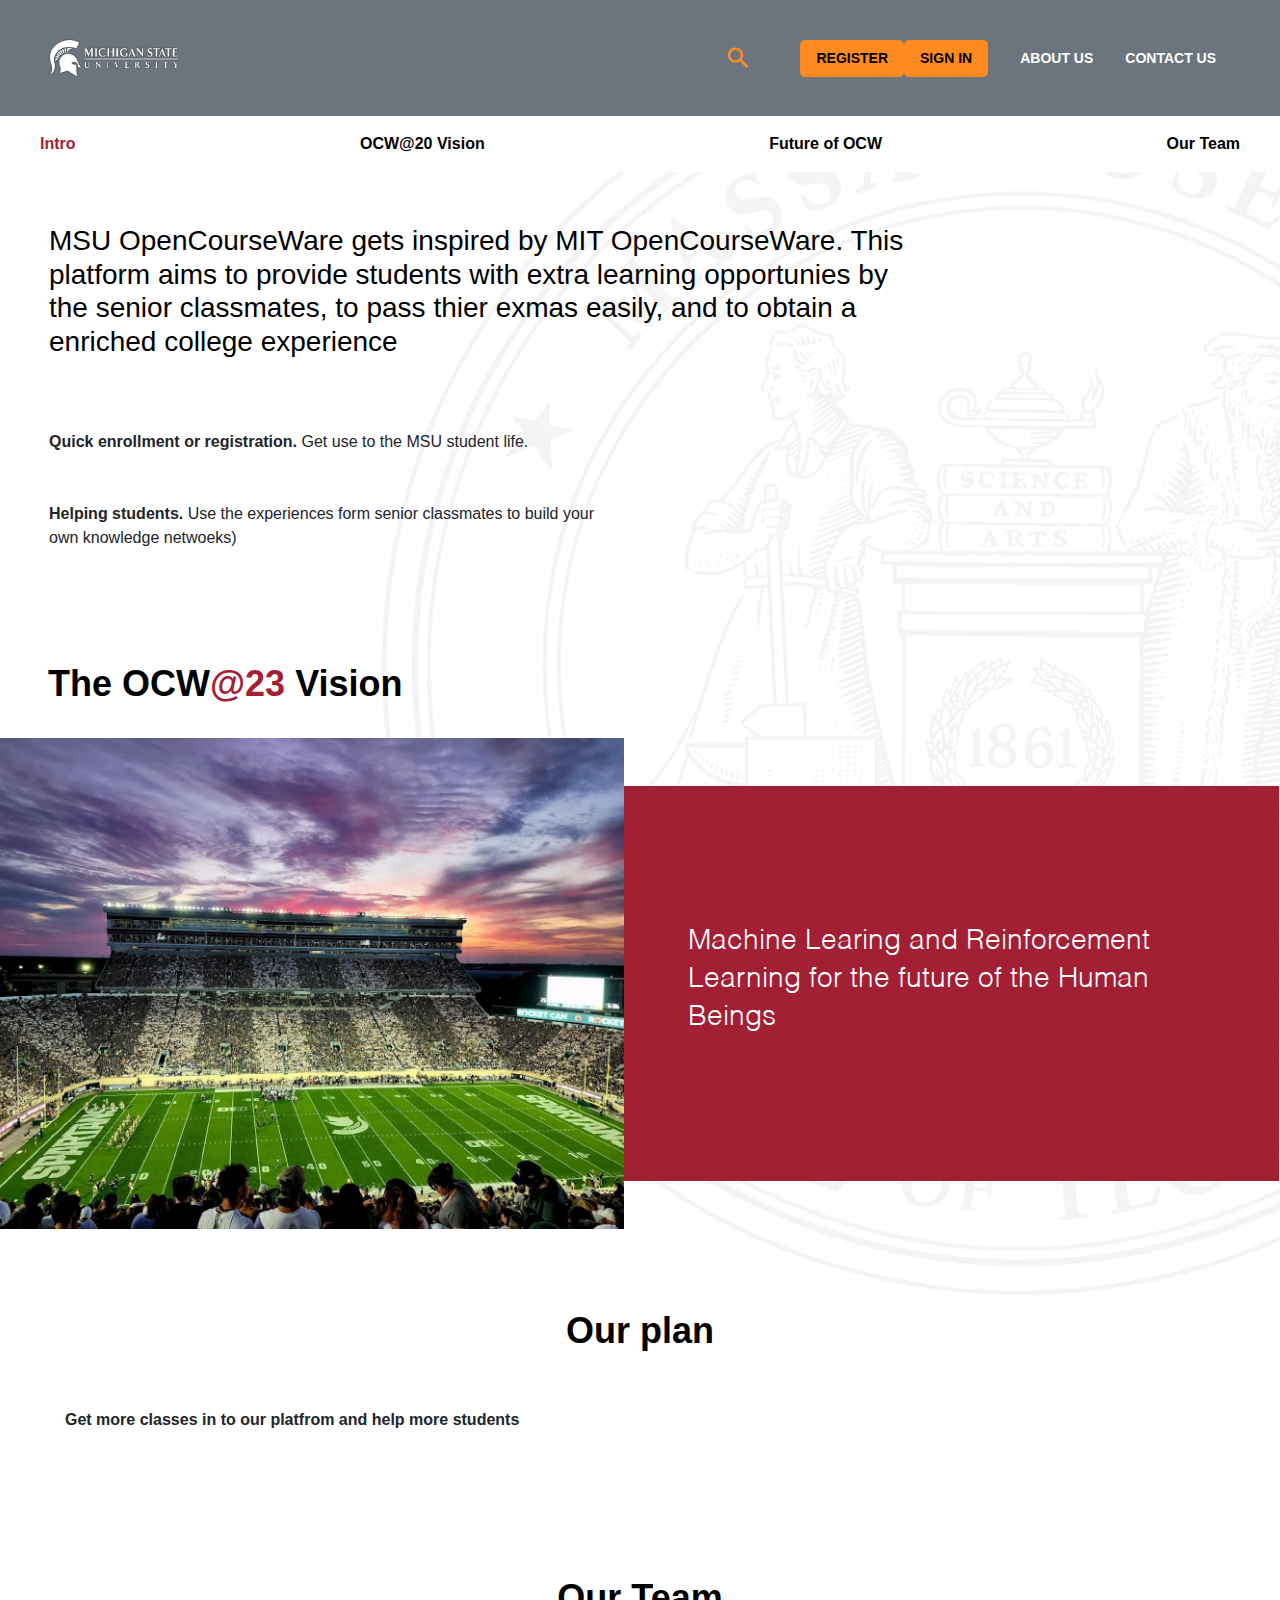
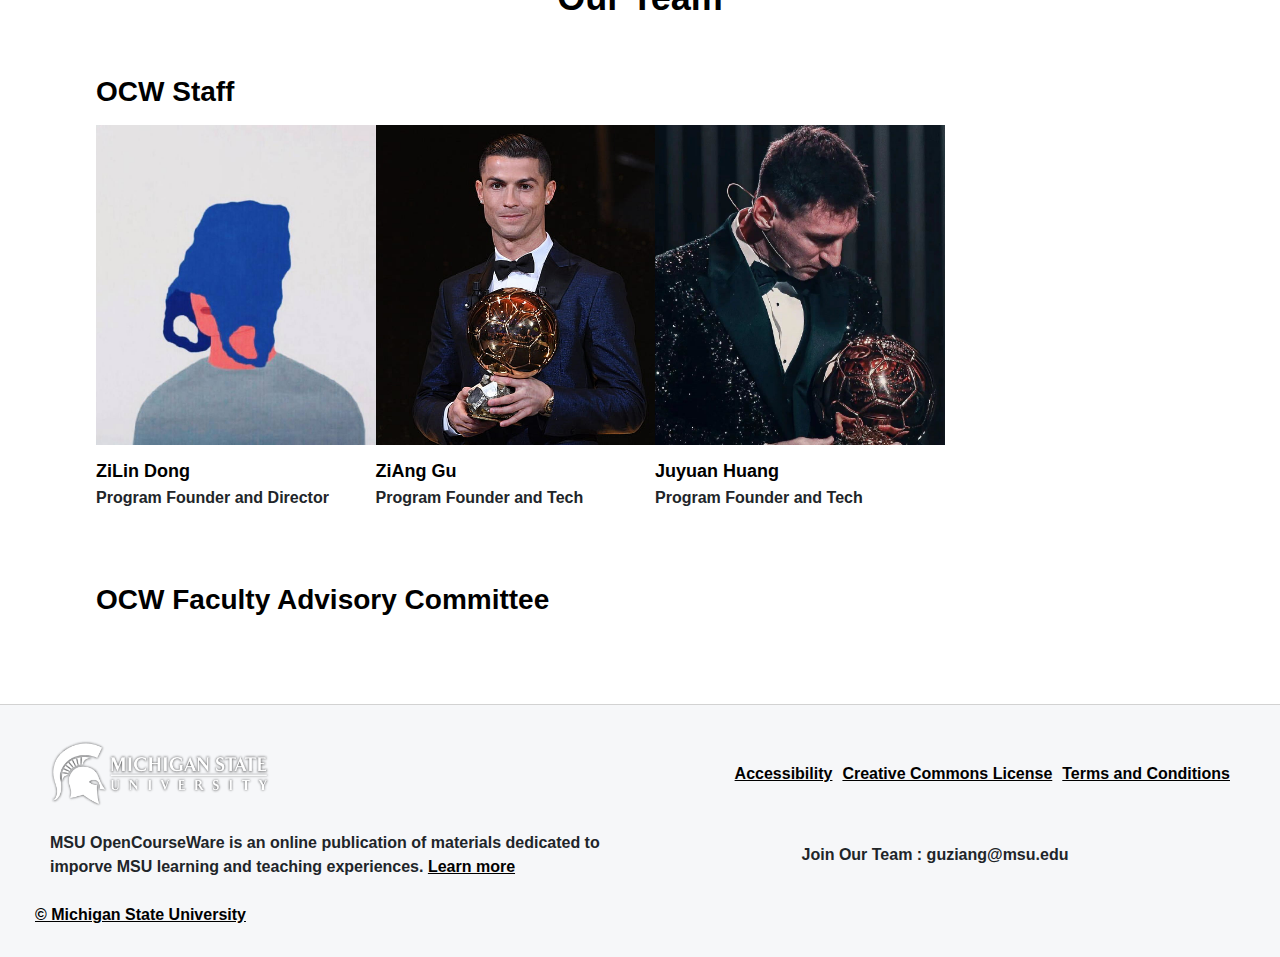
<file: about ocw.html>
<!doctype html>
<html lang="en">
	<head>
		<link href="static/css/www.1b45c.css" rel="stylesheet">
		<meta name="viewport" content="width=device-width, initial-scale=1, viewport-fit=cover">
		<meta name="description" content="MSU CourseWare is a web based publication of virtually all MSU course content. OCW is open and available to the world and is a permanent MSU activity">
		<meta name="keywords" content="opencourseware,MSU OCW,courseware,MSU opencourseware,Free Courses,class notes,class syllabus,class materials,tutorials,online courses,MSU courses">
		<title>About Us | MSU OpenCourseWare | Free Online Course Materials</title>
		<link href="static/css/main.1b45c.css" rel="stylesheet">
		<link href="static/css/css.css" rel="stylesheet">
		<style>
			@font-face {
				font-family: 'Material Icons';
				font-style: normal;
				font-weight: 400;
				src: local('Material Icons'),
					local('MaterialIcons-Regular'),
					url(static/font/MaterialIcons-Regular.woff2) format('woff2'),
					url(static/font/MaterialIcons-Regular.woff) format('woff'),
					url(static/font/MaterialIcons-Regular.ttf) format('truetype');
			}			@font-face {
				font-family: 'Material Icons Round';
				font-style: normal;
				font-weight: 400;
				src: local("MaterialIcons-Round"),
					url(static/font/MaterialIconsRound-Regular.woff2) format('woff2');
			}			@font-face {
				font-family: 'Cardo Bold';
				font-style: normal;
				font-weight: bold;
				src: local('Cardo'),
					local('Cardo-Bold'),
					url(static/font/Cardo-Bold.ttf) format('truetype');
			}			@font-face {
				font-family: 'Cardo Italic';
				font-style: italic;
				font-weight: 400;
				src: local('Cardo'),
					local('Cardo-Italic'),
					url(static/font/Cardo-Italic.ttf) format('truetype');
			}			@font-face {
				font-family: 'Helvetica Light';
				font-style: normal ;
				font-weight: 400;
				src: local('Helvetica Light'),
					local('Helvetica-Light'),
					url(static/font/Helvetica-Light.ttf) format('truetype');
			}
		</style>
	</head>
	<body> 
		<div>
			<div id="mobile-header" class="position-relative bg-white medium-and-below-only">
				<nav class="navbar navbar-expand-lg navbar-dark bg-white d-flex">
					<button class="navbar-toggler" type="button" data-toggle="collapse" data-target="#navbarSupportedContent"
					 aria-controls="navbarSupportedContent" aria-expanded="false" aria-label="Toggle navigation">
						<i class="material-icons display-4 text-white align-bottom">menu</i>
					</button>
					<div class="mx-auto"><a href="index.html">
							<img id="ocw-logo-white" width="250" src="static/picture/ocw_logo_white.png" alt="MIT OpenCourseWare">
							<img id="ocw-logo-white-v2" class="d-none" width="250" src="static/picture/ocw_logo_white_v2.png" alt="MIT OpenCourseWare">
						</a>
					</div>
					<div class="collapse navbar-collapse" id="navbarSupportedContent">
						<ul class="navbar-nav mr-auto pl-2 pt-2">
							<li class="nav-item"><a class="nav-link search-icon pr-6" href="about ocw.html">
									<i class="material-icons">search</i>
								</a> </li>
							<li class="nav-item"><a class="nav-link" href="contact us.html">Register</a></li>
							<li class="nav-item"><a class="nav-link" href="about ocw.html">About us</a></li>
							<li class="nav-item"><a class="nav-link" target="_blank" href="javascript:;">Help &amp;
									Faqs</a></li>
							<li class="nav-item"><a class="nav-link" href="contact us.html">Contact Us</a></li>
						</ul>
					</div>
				</nav>
			</div>
			<div id="desktop-header" class="bg-secondary">
				<div class="contents">
					<div class="left">
						<div class="ocw-logo mr-6">
							<a href="index.html"> <img id="ocw-logo-white" src="static/picture/ocw_logo_white.png" alt="MIT OpenCourseWare">
								<img class="d-none" id="ocw-logo-white-v2" src="static/picture/ocw_logo_white_v2.png" alt="MIT OpenCourseWare">
							</a>
						</div>
					</div>
					<div class="right"><a class="nav-link search-icon pr-6" href="about ocw.html">
							<i class="material-icons">search</i>
						</a><a class="give-button-header font-weight-bold py-2 px-3" href="reg.html">Register</a>
						<a class="give-button-header font-weight-bold py-2 px-3" href="submit.html">Sign in</a>
						<a class="text-white text-decoration-none font-weight-bold pl-5 pr-3 py-2" href="">about us</a>
						
						<a class="text-white text-decoration-none font-weight-bold px-3 py-2" href="contact us.html">contact
							us</a>
					</div>
				</div>
			</div>
			<div id="about-us" class="page-single" style="background-image: url('static/image/logo-background.png');">
				<nav class="navbar navbar-expand-lg navbar-light bg-white sticky-top on-page-sub-nav">
					<div class="navbar-brand">
						<span class="navbar-current-active medium-and-below-only">Intro</span>
					</div>
					<button class="navbar-toggler" type="button" data-toggle="collapse" data-target="#about-subnav" aria-controls="about-subnav"
					 aria-expanded="false" aria-label="Toggle navigation">
						<i class="material-icons" aria-hidden="true">expand_more</i>
					</button>
					<div id="about-subnav" class="collapse navbar-collapse" aria-hidden="true">
						<ul class="navbar-nav justify-content-between mx-auto my-0 max-content-width w-100">
							<li class="nav-item">
								<a class="nav-link active" data-toggle="collapse" data-target=".navbar-collapse.show" href="#intro">Intro</a>
							</li>
							<li class="nav-item">
								<a class="nav-link" data-toggle="collapse" data-target=".navbar-collapse.show" href="#ocw-at-20">OCW@20 Vision</a>
							</li>
							<li class="nav-item">
								<a class="nav-link" data-toggle="collapse" data-target=".navbar-collapse.show" href="#future-of-ocw">Future of
									OCW</a>
							
							
							
							</li>
							<li class="nav-item">
								<a class="nav-link" data-toggle="collapse" data-target=".navbar-collapse.show" href="#our-team">Our Team</a>
							</li>
						</ul>
					</div>
				</nav>
				<div id="intro" class="container max-content-width section mx-auto mt-5 pb-5">
					<div class="row">
						<div class="col px-0">
							<div id="intro-text" class="px-3">
								<h2 class="font-weight-normal"> MSU OpenCourseWare gets inspired by MIT OpenCourseWare. 
								    This platform aims to provide students with extra learning opportunies by the senior classmates,
									to pass thier exmas easily, and to obtain a enriched college experience 

								</h2>
							</div>
						</div>
					</div>
				</div>
				<div id="video-into" class="container max-content-width section mx-auto py-5">
					<div class="row">
						<div class="col-12 col-lg-6 px-3">
							<div id="intro-2-text-col">
								<p class="pb-5">
									<b>Quick enrollment or registration.</b> Get use to the MSU student life.
								</p>
								<p class="pb-5">
									<b>Helping students.</b> Use the experiences form senior classmates to build your own knowledge netwoeks)
								</p>
							</div>
						</div>
						<div id="intro-2-video-col" class="col-12 col-lg-6 d-flex align-items-center">
							 
						</div>
					</div>
				</div>
				<div id="ocw-at-20" class="container max-content-width section mx-auto py-5">
					<div class="mx-auto py-5">
						<h1 class="text-center-mobile">
							The OCW<span class="color-highlight-red">@23</span> Vision
						</h1>
					</div>
					<div class="row">
						<div class="col-12 col-lg-6 text-right p-0 pr-lg-0">
							<img id="img-building-10" class="img-responsive w-100" src="static\picture\IMG_20220902_203030.jpg" alt="">
						</div>
						<div class="col-12 col-lg-6 px-0 py-lg-6">
							<div class="background-color-highlight-red d-flex justify-content-center align-items-center h-100 px-sm-7 px-5  py-5">
								<h2 id="ocw-20-text" class="font-helvetica-light font-weight-light text-white"> Machine Learing and Reinforcement Learning for the future of the Human Beings
								</h2>
							</div>
						</div>
					</div>
				</div>
				<div id="future-of-ocw" class="container max-content-width section mx-auto pt-6 pb-5">
					<h1 class="text-center w-100 pb-6">
						Our plan
					</h1>
					<div class="row">
						<div class="col-12 col-lg-6">
							<p class="pb-5">
								<b>Get more classes in to our platfrom and help more students
							</p>
					
					</div>
				</div>
				<div id="our-team" class="container max-content-width section pt-7">
					<div class="row">
						<div class="col-12">
							<h1 class="text-center w-100 pb-6">Our Team</h1>
						</div>
					</div>
					<div class="row pb-2">
						<div class="col-12">
							<h2>OCW Staff</h2>
						</div>
					</div>
					<div id="staff-desktop" class="large-and-above-only">
						<div class="row pb-6">
							<div class="col-3">
								<div class="staff-card">
									<div class="staff-picture d-flex justify-content-center align-item-center overflow-hidden">
										<img class="flex-shrink-0" src="static\picture\zilin dong.jpg" alt="Randall Carter">
									</div>
									<h3>ZiLin Dong</h3>
									Program Founder and Director
								</div>
							</div>
							<div class="col-3">
								<div class="staff-card">
									<div class="staff-picture d-flex justify-content-center align-item-center overflow-hidden">
										<img class="flex-shrink-0" src="static\picture\CR72.jpeg" alt="Peter Chipman">
									</div>
									<h3>ZiAng Gu</h3>
									Program Founder and Tech 
								</div>
							</div>
							<div class="col-3">
								<div class="staff-card">
									<div class="staff-picture d-flex justify-content-center align-item-center overflow-hidden">
										<img class="flex-shrink-0" src="static\picture\huangjuyaun.jpg" alt="Elizabeth DeRienzo">
									</div>
									<h3>Juyuan Huang</h3>
									Program Founder and Tech 
								</div>
							</div>
							
						</div>
					</div>
					<div id="staff-mobile" class="medium-and-below-only row pb-5">
						<div id="staff-carousel" class="position-relative carousel slide" data-interval="false" data-touch="true"
						 data-ride="carousel">
							<div class="carousel-inner">
								<div class="carousel-item active">
									<div class="w-100 d-flex justify-content-center mx-4">
										<div>
											<div class="staff-card">
												<div class="staff-picture d-flex justify-content-center align-item-center overflow-hidden">
													<img class="flex-shrink-0" src="static\picture\zilin dong.jpg" alt="Alicia Franke">
												</div>
												<h3>Zilin Dong</h3>
												Program Founder and Director
											</div>
										</div>
									</div>
								</div>
								<div class="carousel-item">
									<div class="w-100 d-flex justify-content-center mx-4">
										<div>
											<div class="staff-card">
												<div class="staff-picture d-flex justify-content-center align-item-center overflow-hidden">
													<img class="flex-shrink-0" src="static\picture\CR72.jpeg" alt="Angela Pignatiello">
												</div>
												<h3>ZiAng Gu</h3>
												Program Founder and Tech
											</div>
										</div>
									</div>
								</div>
								<div class="carousel-item">
									<div class="w-100 d-flex justify-content-center mx-4">
										<div>
											<div class="staff-card">
												<div class="staff-picture d-flex justify-content-center align-item-center overflow-hidden">
													<img class="flex-shrink-0" src="static\picture\huangjuyaun.jpg" alt="Brett Paci">
												</div>
												<h3>Juyuan Huang</h3>
												Program Founder and Tech
											</div>
										</div>
									</div>
								</div>
								
								
								
								
								
								
								
								
								
								
								
								
								
							</div>
							<div class="carousel-controls position-absolute d-flex justify-content-between w-100">
								<a class="carousel-prev d-flex align-items-center" href="#staff-carousel" role="button" data-slide="prev">
									<i class="material-icons text-white" aria-hidden="true">chevron_left</i>
									<span class="sr-only">Previous</span>
								</a>
								<a class="carousel-next d-flex align-items-center" href="#staff-carousel" role="button" data-slide="next">
									<i class="material-icons text-white" aria-hidden="true">chevron_right</i>
									<span class="sr-only">Next</span>
								</a>
							</div>
						</div>
					</div>
					<div class="row pb-6">
						<div class="col-12">
							<h2>OCW Faculty Advisory Committee</h2>
						</div>
					</div>
					
					</div>
				</div>
			</div>
			<footer id="footer-container">
				<div class="row pb-4 mx-0 justify-content-between">
					<div>
						<a id="open-learning-logo" href="#" target="_blank">
							<img src="static/picture/ocw_logo_white.png" alt="MIT Open Learning">
						</a>
					</div>
					<div class="d-flex md-and-above-only align-items-center support-link-container">
						<a href="#">Accessibility</a>
						<a href="javascript:;">Creative Commons License</a>
						<a href="#">Terms and Conditions</a>
					</div>
				</div>
				<div class="row pb-4 mx-0 justify-content-between row-gap-20">
					<div class="about-courseware">
						<p>
							MSU OpenCourseWare is an online publication of materials dedicated to 
							imporve MSU learning and teaching experiences. <a href="about ocw.html">Learn more</a>
						</p>
					</div>
					<div class="d-flex sm-and-below-only align-items-start support-link-column flex-column row-gap-20">
						<a href="#">Accessibility</a>
						<a href="javascript:;">Creative Commons License</a>
						<a class="hide-offline" href="#">Terms and Conditions</a>
					</div>
					<div class="row mx-0 align-items-center">
						<p class="font-weight-bold">
							Join Our Team :
							guziang@msu.edu
							<a href="javascript:;" target="_blank">
						</p>
					</div>
				</div>
				<div class="row mx-22 justify-content-between flex-wrap-reverse row-gap-23">
					<div class="d-flex align-items-end mr-3">
						<p>
							© Michigan State University
						</p>
					</div>
					
				</div>
			</footer>
		</div>
		<script src="static/js/www.1b45c.js"></script>
		<script src="static/js/main.1b45c.js"></script>
		<script async="" src="static/js/w.js"></script>
	</body>
</html>
</file>
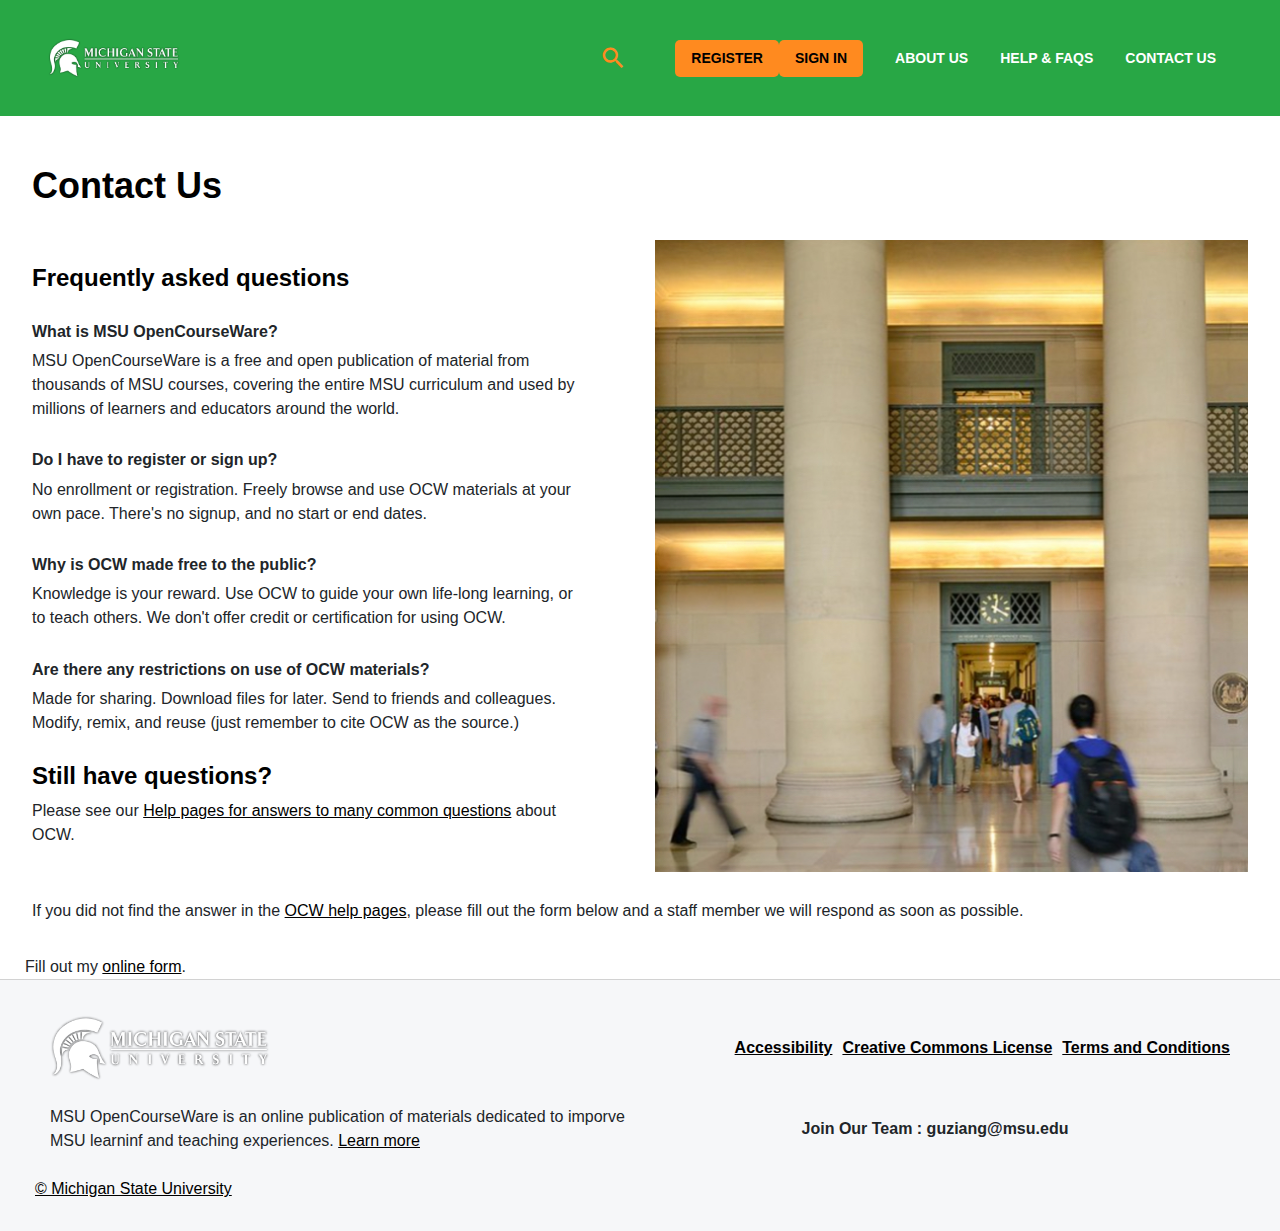
<file: contact us.html>
<!doctype html>
<html lang="en">
	<head>
		<link href="static/css/www.1b45c.css" rel="stylesheet">
		<meta name="viewport" content="width=device-width, initial-scale=1, viewport-fit=cover">
		<title>Contact | MSU OpenCourseWare | Free Online Course Materials</title>
		<link href="static/css/main.1b45c.css" rel="stylesheet">
		<link href="static/css/css.css" rel="stylesheet">
		<style>
			@font-face {
    font-family: 'Material Icons';
    font-style: normal;
    font-weight: 400;
    src: local('Material Icons'),
      local('MaterialIcons-Regular'),
      url(static/font/MaterialIcons-Regular.woff2) format('woff2'),
      url(static/font/MaterialIcons-Regular.woff) format('woff'),
      url(static/font/MaterialIcons-Regular.ttf) format('truetype');
  }
  @font-face {
    font-family: 'Material Icons Round';
    font-style: normal;
    font-weight: 400;
    src: local("MaterialIcons-Round"),
    url(static/font/MaterialIconsRound-Regular.woff2) format('woff2');
  }
  @font-face {
    font-family: 'Cardo Bold';
    font-style: normal;
    font-weight: bold;
    src: local('Cardo'),
      local('Cardo-Bold'),
      url(static/font/Cardo-Bold.ttf) format('truetype');
  }
  @font-face {
    font-family: 'Cardo Italic';
    font-style: italic;
    font-weight: 400;
    src: local('Cardo'),
      local('Cardo-Italic'),
      url(static/font/Cardo-Italic.ttf) format('truetype');
  }
  @font-face {
    font-family: 'Helvetica Light';
    font-style: normal;
    font-weight: 400;
    src: local('Helvetica Light'),
      local('Helvetica-Light'),
      url(static/font/Helvetica-Light.ttf) format('truetype');
  }
  </style>
	</head>
	<body>
		<div>
			<div id="mobile-header" class="position-relative bg-black medium-and-below-only">
				<nav class="navbar navbar-expand-lg navbar-dark bg-black d-flex">
					<button class="navbar-toggler" type="button" data-toggle="collapse" data-target="#navbarSupportedContent"
					 aria-controls="navbarSupportedContent" aria-expanded="false" aria-label="Toggle navigation">
						<i class="material-icons display-4 text-white align-bottom">menu</i>
					</button>
					<div class="mx-auto"> <a href="index.html">
							<img id="ocw-logo-white" width="250" src="static/picture/ocw_logo_white.png" alt="MIT OpenCourseWare">
							<img id="ocw-logo-white-v2" class="d-none" width="250" src="static/picture/ocw_logo_white_v2.png" alt="MIT OpenCourseWare">
						</a>
					</div>
					<div class="collapse navbar-collapse" id="navbarSupportedContent">
						<ul class="navbar-nav mr-auto pl-2 pt-2">
							<li class="nav-item">
								<a class="nav-link search-icon pr-6" href="#">
									<i class="material-icons">search</i>
								</a> </li>
							<li class="nav-item">
								<a class="nav-link" href="reg.html">Register</a>
							</li>
							<li class="nav-item">
								<a class="nav-link" href="about ocw.html">About Us</a>
							</li>
							
							<li class="nav-item">
								<a class="nav-link" href="contact us.html">Contact Us</a>
							</li>
						</ul>
					</div>
				</nav>
			</div>
			<div id="desktop-header" class="bg-success">
				<div class="contents">
					<div class="left">
						<div class="ocw-logo mr-6">
							<a href="index.html"> <img id="ocw-logo-white" src="static/picture/ocw_logo_white.png" alt="MIT OpenCourseWare">
								<img class="d-none" id="ocw-logo-white-v2" src="static/picture/ocw_logo_white_v2.png" alt="MIT OpenCourseWare">
							</a>
						</div>
					</div>
					<div class="right"> <a class="nav-link search-icon pr-6" href="#">
							<i class="material-icons">search</i>
						</a>
						<a class="give-button-header font-weight-bold py-2 px-3" href="reg.html">Register</a>
						<a class="give-button-header font-weight-bold py-2 px-3" href="submit.html">Sign in</a>
						<a class="text-white text-decoration-none font-weight-bold pl-5 pr-3 py-2" href="about ocw.html">about us</a>
						<a class="text-white text-decoration-none font-weight-bold px-3 py-2" target="_blank" href="javascript:;">help
							&amp; faqs</a>
						<a class="text-white text-decoration-none font-weight-bold px-3 py-2" href="">contact us</a>
					</div>
				</div>
			</div>
			<div id="contact-main-section" class="page-single">
				<div class="px-lg-5 px-3 mt-6">
					<div class="row">
						<div class="col-12">
							<h1>Contact Us</h1>
						</div>
					</div>
					<div class="row">
						<div class="col-lg-6">
							<div class="pr-lg-6 pr-4">
								<div class="faq-section">
									<h3 class="mt-4">Frequently asked questions</h3>
									<div class="faq">
										<p class="question">
											<b>What is MSU OpenCourseWare?</b>
										</p>
										<p class="answer">
											MSU OpenCourseWare is a free and open publication of material from thousands of MSU courses,
											covering the entire MSU curriculum and used by millions of learners and educators around the
											world.
										</p>
									</div>
									<div class="faq">
										<p class="question">
											<b>Do I have to register or sign up?</b>
										</p>
										<p class="answer">
											No enrollment or registration. Freely browse and use OCW materials at your own pace. There's
											no signup, and no start or end dates.
										</p>
									</div>
									<div class="faq">
										<p class="question">
											<b>Why is OCW made free to the public?</b>
										</p>
										<p class="answer">
											Knowledge is your reward. Use OCW to guide your own life-long learning, or to teach others. We
											don't offer credit or certification for using OCW.
										</p>
									</div>
									<div class="faq">
										<p class="question">
											<b>Are there any restrictions on use of OCW materials?</b>
										</p>
										<p class="answer">
											Made for sharing. Download files for later. Send to friends and colleagues. Modify, remix, and
											reuse (just remember to cite OCW as the source.)
										</p>
									</div>
									<div class="faq d-none d-lg-block">
										<h3>Still have questions?</h3>
										<p>
											Please see our
											<a href="javascript:;">Help pages for answers to many common questions</a>
											about OCW.
										</p>
									</div>
								</div>
							</div>
						</div>
						<div class="col-lg-6">
							<div>
								<img width="100%" src="static/picture/frequently-asked-questions.jpg" alt="">
							</div>
						</div>
					</div>
					<div class="row">
						<div class="col-12">
							<div class="d-block d-lg-none mt-2">
								<h3>Still have questions?</h3>
								<p>
									Please see our
									<a href="javascript:;">Help pages for answers to many common questions</a>
									about OCW.
								</p>
							</div>
							<p class="mb-0">
								If you did not find the answer in the <a href="javascript:;">OCW help pages</a>, please fill out the form below
								and a staff member we will respond as soon as possible.
							</p>
						</div>
						<div class="col-lg-6 pl-2 mt-5">
							<div id="wufoo-q1syqo410gn1jpb"> Fill out my <a href="javascript:;">online form</a>. </div>
						</div>
					</div>
				</div>
			</div>
			<footer id="footer-container">
				<div class="row pb-4 mx-0 justify-content-between">
					<div>
						<a id="open-learning-logo" href="#" target="_blank">
							<img src="static/picture/ocw_logo_white.png" alt="MIT Open Learning">
						</a>
					</div>
					<div class="d-flex md-and-above-only align-items-center support-link-container">
						<a href="#">Accessibility</a>
						<a href="javascript:;">Creative Commons License</a>
						<a href="#">Terms and Conditions</a>
					</div>
				</div>
				<div class="row pb-4 mx-0 justify-content-between row-gap-20">
					<div class="about-courseware">
						<p>
							MSU OpenCourseWare is an online publication of materials dedicated to 
							imporve MSU learninf and teaching experiences. <a href="about ocw.html">Learn more</a>
						</p>
					</div>
					<div class="d-flex sm-and-below-only align-items-start support-link-column flex-column row-gap-20">
						<a href="#">Accessibility</a>
						<a href="javascript:;">Creative Commons License</a>
						<a class="hide-offline" href="#">Terms and Conditions</a>
					</div>
					<div class="row mx-0 align-items-center">
						<p class="font-weight-bold">
							Join Our Team :
							guziang@msu.edu
							<a href="javascript:;" target="_blank">
						</p>
					</div>
				</div>
				<div class="row mx-22 justify-content-between flex-wrap-reverse row-gap-23">
					<div class="d-flex align-items-end mr-3">
						<p>
							© Michigan State University
						</p>
					</div>
					
				</div>
			</footer>
		</div>
		<script src="static/js/www.1b45c.js"></script>
		<script src="static/js/main.1b45c.js"></script>
		<script async="" src="static/js/w.js"></script>
	</body>
</html>
</file>
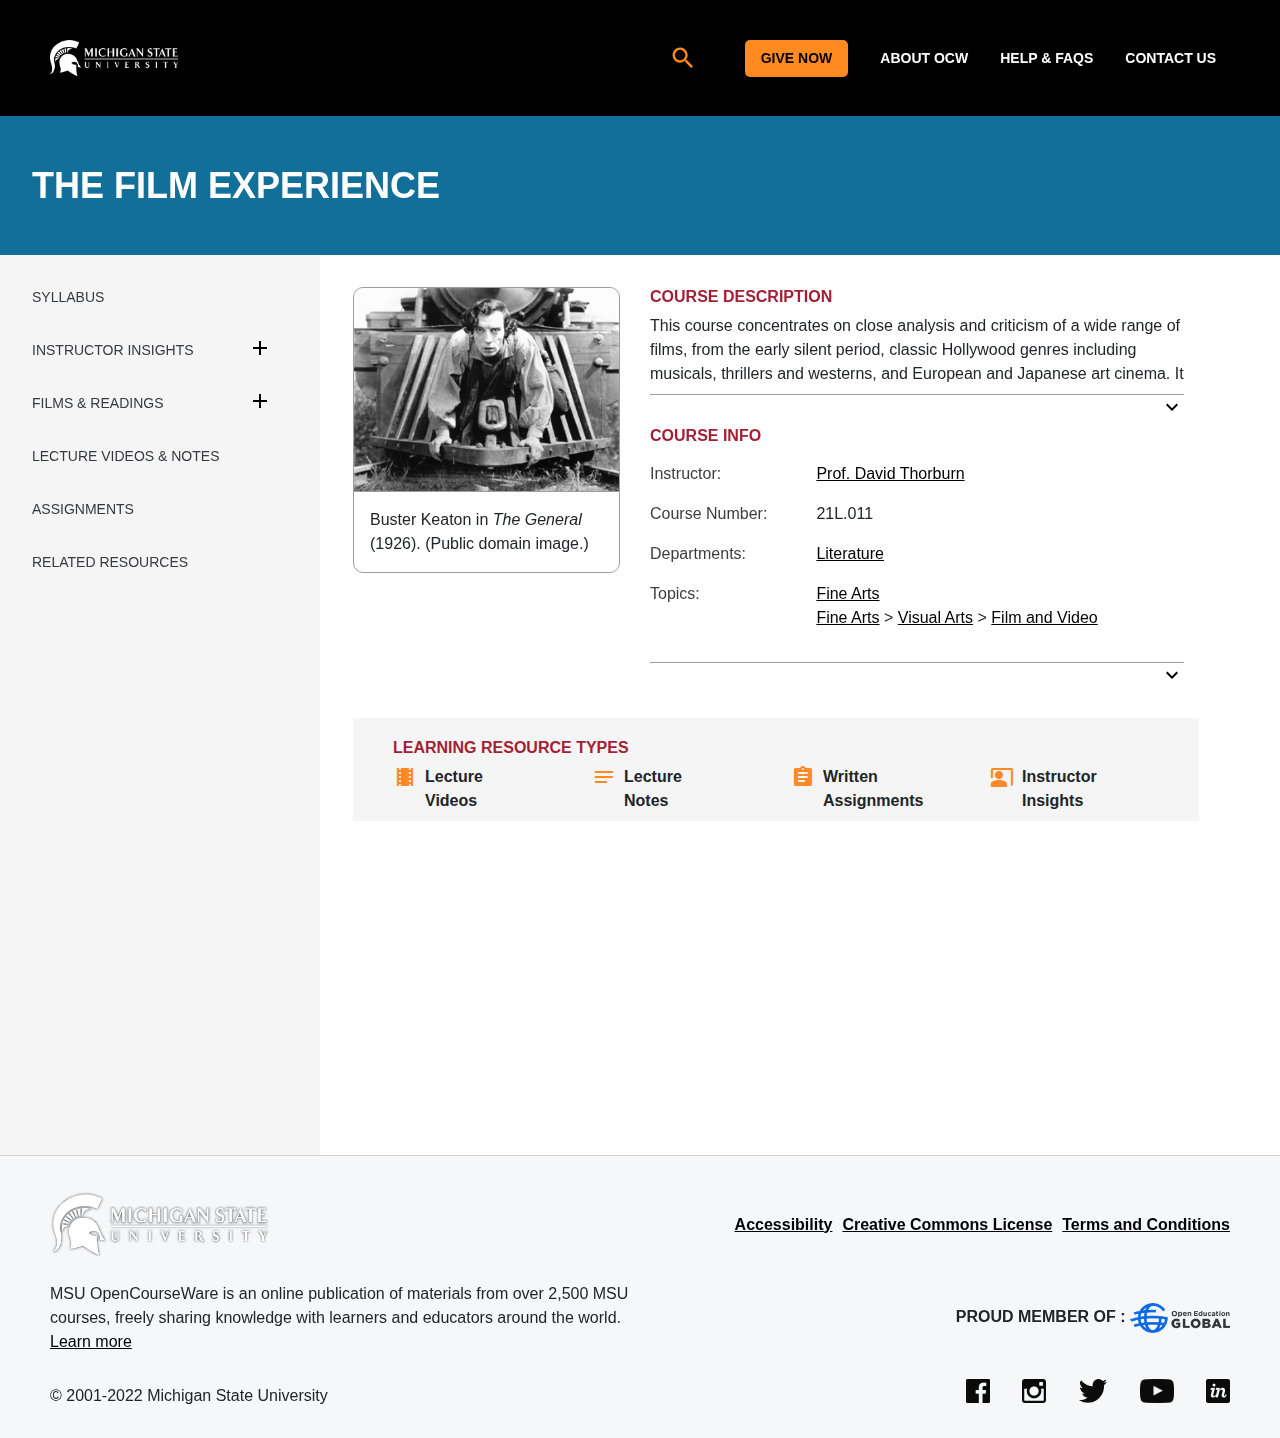
<file: Featured Courses.html>
<!doctype html>
<html lang="en">
	<head>
		<link href="static/css/course.1b45c.css" rel="stylesheet">
		<meta charset="utf-8">
		<meta name="viewport" content="width=device-width, initial-scale=1, viewport-fit=cover">
		<title>The Film Experience | Literature | MSU OpenCourseWare</title>
		<link href="static/css/main.1b45c.css" rel="stylesheet">
		<link href="static/css/css.css" rel="stylesheet">
		<style>
			@font-face {
    font-family: 'Material Icons';
    font-style: normal;
    font-weight: 400;
    src: local('Material Icons'),
      local('MaterialIcons-Regular'),
      url(static/font/MaterialIcons-Regular.woff2) format('woff2'),
      url(static/font/MaterialIcons-Regular.woff) format('woff'),
      url(static/font/MaterialIcons-Regular.ttf) format('truetype');
  }
  @font-face {
    font-family: 'Material Icons Round';
    font-style: normal;
    font-weight: 400;
    src: local("MaterialIcons-Round"),
    url(static/font/MaterialIconsRound-Regular.woff2) format('woff2');
  }
  @font-face {
    font-family: 'Cardo Bold';
    font-style: normal;
    font-weight: bold;
    src: local('Cardo'),
      local('Cardo-Bold'),
      url(static/font/Cardo-Bold.ttf) format('truetype');
  }
  @font-face {
    font-family: 'Cardo Italic';
    font-style: italic;
    font-weight: 400;
    src: local('Cardo'),
      local('Cardo-Italic'),
      url(static/font/Cardo-Italic.ttf) format('truetype');
  }
  @font-face {
    font-family: 'Helvetica Light';
    font-style: normal`;
    font-weight: 400;
    src: local('Helvetica Light'),
      local('Helvetica-Light'),
      url(static/font/Helvetica-Light.ttf) format('truetype');
  }
  </style>
	</head>

	<body class="course-home-page">
		<div class="overflow-auto">
			<div id="mobile-course-nav" class="navbar-offcanvas medium-and-below-only drawer">
				<h5 class="text-uppercase mb-4 mt-4">Browse Course Material</h5>

				<nav id="course-nav" class="course-nav">
					<ul class="w-100 m-auto list-unstyled">
						<li class="course-nav-list-item">
							<div class="course-nav-parent d-flex flex-direction-row align-items-center justify-content-between pt-2 pb-2">
								<span class="course-nav-text-wrapper">
									<a class="text-uppercase text-dark nav-link" data-uuid="53952b5f-7c26-ef54-2734-918434ba0645" href="index80.html">
										Syllabus
									</a>
								</span>

							</div>

							<span class="medium-and-below-only">
								<hr></span>

							<div class="collapse" id="nav-container_53952b5f-7c26-ef54-2734-918434ba0645">
								<ul class="course-nav-child-nav m-auto">

								</ul>
							</div>
						</li>

						<li class="course-nav-list-item">
							<div class="course-nav-parent d-flex flex-direction-row align-items-center justify-content-between pt-2 pb-2 pr-3">
								<span class="course-nav-text-wrapper">
									<a class="text-uppercase text-dark nav-link" data-uuid="17c63899-0828-3a9d-8260-5e0aff0baad2" href="index81.html">
										Instructor Insights
									</a>
								</span>

								<a class="course-nav-section-toggle" href="#nav-container_17c63899-0828-3a9d-8260-5e0aff0baad2" data-toggle="collapse"
								 aria-controls="nav-container_17c63899-0828-3a9d-8260-5e0aff0baad2" aria-expanded="" data-uuid="17c63899-0828-3a9d-8260-5e0aff0baad2">
									<i class="material-icons md-18"></i>
								</a>

							</div>

							<span class="medium-and-below-only">
								<hr></span>

							<div class="collapse" id="nav-container_17c63899-0828-3a9d-8260-5e0aff0baad2">
								<ul class="course-nav-child-nav m-auto">
									<li class="course-nav-list-item course-nav-list-item-child">
										<div class="course-nav-parent d-flex flex-direction-row align-items-center justify-content-between pt-2 pb-2">
											<span class="course-nav-text-wrapper">
												<a class="text-uppercase text-dark nav-link" data-uuid="05d54ae4-21a9-2de4-265f-beb14da99d94" href="index82.html">
													Video Playlist
												</a>
											</span>

										</div>

										<div class="collapse" id="nav-container_05d54ae4-21a9-2de4-265f-beb14da99d94">
											<ul class="course-nav-child-nav m-auto">

											</ul>
										</div>
									</li>
								</ul>
							</div>
						</li>

						<li class="course-nav-list-item">
							<div class="course-nav-parent d-flex flex-direction-row align-items-center justify-content-between pt-2 pb-2 pr-3">
								<span class="course-nav-text-wrapper">
									<a class="text-uppercase text-dark nav-link" data-uuid="e4038599-3b5a-fe25-3acb-5ca71d660a90" href="index83.html">
										Films &amp; Readings
									</a>
								</span>

								<a class="course-nav-section-toggle" href="#nav-container_e4038599-3b5a-fe25-3acb-5ca71d660a90" data-toggle="collapse"
								 aria-controls="nav-container_e4038599-3b5a-fe25-3acb-5ca71d660a90" aria-expanded="" data-uuid="e4038599-3b5a-fe25-3acb-5ca71d660a90">
									<i class="material-icons md-18"></i>
								</a>

							</div>

							<span class="medium-and-below-only">
								<hr></span>

							<div class="collapse" id="nav-container_e4038599-3b5a-fe25-3acb-5ca71d660a90">
								<ul class="course-nav-child-nav m-auto">
									<li class="course-nav-list-item course-nav-list-item-child">
										<div class="course-nav-parent d-flex flex-direction-row align-items-center justify-content-between pt-2 pb-2">
											<span class="course-nav-text-wrapper">
												<a class="text-uppercase text-dark nav-link" data-uuid="4029992a-5d00-3e2d-067f-3537974d62fa" href="index84.html">
													Public Domain Films
												</a>
											</span>

										</div>

										<div class="collapse" id="nav-container_4029992a-5d00-3e2d-067f-3537974d62fa">
											<ul class="course-nav-child-nav m-auto">

											</ul>
										</div>
									</li>
								</ul>
							</div>
						</li>

						<li class="course-nav-list-item">
							<div class="course-nav-parent d-flex flex-direction-row align-items-center justify-content-between pt-2 pb-2">
								<span class="course-nav-text-wrapper">
									<a class="text-uppercase text-dark nav-link" data-uuid="4d8da501-0091-ab4e-31fd-9e0497b551ec" href="index85.html">
										Lecture Videos &amp; Notes
									</a>
								</span>

							</div>

							<span class="medium-and-below-only">
								<hr></span>

							<div class="collapse" id="nav-container_4d8da501-0091-ab4e-31fd-9e0497b551ec">
								<ul class="course-nav-child-nav m-auto">

								</ul>
							</div>
						</li>

						<li class="course-nav-list-item">
							<div class="course-nav-parent d-flex flex-direction-row align-items-center justify-content-between pt-2 pb-2">
								<span class="course-nav-text-wrapper">
									<a class="text-uppercase text-dark nav-link" data-uuid="cc88a5c0-a907-6592-eb9c-e4329f9efc9d" href="index86.html">
										Assignments
									</a>
								</span>

							</div>

							<span class="medium-and-below-only">
								<hr></span>

							<div class="collapse" id="nav-container_cc88a5c0-a907-6592-eb9c-e4329f9efc9d">
								<ul class="course-nav-child-nav m-auto">

								</ul>
							</div>
						</li>

						<li class="course-nav-list-item">
							<div class="course-nav-parent d-flex flex-direction-row align-items-center justify-content-between pt-2 pb-2">
								<span class="course-nav-text-wrapper">
									<a class="text-uppercase text-dark nav-link" data-uuid="19ddc9b9-38e9-b79d-3e9f-222eb142860e" href="index87.html">
										Related Resources
									</a>
								</span>

							</div>

							<span class="medium-and-below-only">
								<hr></span>

							<div class="collapse" id="nav-container_19ddc9b9-38e9-b79d-3e9f-222eb142860e">
								<ul class="course-nav-child-nav m-auto">

								</ul>
							</div>
						</li>
					</ul>
				</nav>

			</div>

			<div id="course-info-drawer" class="bg-faded pt-3 bg-light navbar-offcanvas navbar-offcanvas-right medium-and-below-only drawer">
				<div class="table-responsive course-info">
					<div class="course-info-expander">
						<h4 class="course-info-title font-weight-bold">Course Info</h4>
					</div>
					<div id="course-info" class="position-relative " aria-expanded="false">
						<table id="course-info-table" class="table table-borderless mb-0">

							<tr>

								<td class="pl-0">Instructor:</td>
								<td>
									<ul class="list-unstyled m-0">
										<li> <a href="##43;David&#43;Thorburn" class="course-info-instructor">
												Prof. David Thorburn
											</a> </li>
									</ul>
								</td>
							</tr>
							<tr>
								<td class="pl-0">Course Number:</td>
								<td>
									<ul class="list-unstyled m-0">
										<li> 21L.011 </li>
										<li> </li>
									</ul>
								</td>
							</tr>
							<tr>
								<td class="pl-0">Departments:</td>
								<td>
									<ul class="list-unstyled m-0">
										<li> <a href="#" class="course-info-department">
												Literature
											</a> </li>
									</ul>
								</td>
							</tr>
							<tr>
								<td class="pl-0 text-nowrap">As Taught In:</td>
								<td>
									Fall 2013
								</td>
							</tr>
							<tr>
								<td class="pl-0">Level:</td>
								<td> <a class=" strip-link-offline" href="#">Undergraduate</a> <br>
								</td>
							</tr>
						</table>
					</div>
				</div>
				<div class="border-top-gray "> </div>
				<div class="border-bottom-gray my-2">
					<h4 class="course-info-title font-weight-bold">Topics</h4>
					<ul class="list-unstyled pb-2 m-0">
						<li>
							<div class="position-relative pt-1 pb-1 pl-4"> <a class="topic-toggle" href="#subtopic-container_0" data-toggle="collapse"
								 aria-controls="subtopic-container_0" aria-expanded="true">
									<i class="material-icons"></i>
								</a> <span class="topic-text-wrapper">
									<a class="text-black course-info-topic strip-link-offline" href="##43;Arts">Fine Arts</a>
								</span>
							</div>
							<div class="pl-4 subtopic-container collapse show" id="subtopic-container_0">
								<div class="position-relative pt-1 pb-1  pl-4"> <a class="topic-toggle" href="#speciality-container_0_0"
									 data-toggle="collapse" aria-controls="speciality-container_0_0" aria-expanded="true">
										<i class="material-icons"></i>
									</a> <span class="topic-text-wrapper">
										<a class="text-black course-info-topic strip-link-offline" href="##43;Arts">Visual Arts</a>
									</span>
								</div>
								<div class="pt-1 pb-1 pl-5 collapse show" id="speciality-container_0_0">
									<span class="topic-text-wrapper">
										<a class="text-black course-info-topic strip-link-offline" href="##43;and&#43;Video">Film and Video</a>
									</span>
								</div>
							</div>
						</li>
					</ul>
				</div>
				<div class="course-home-section w-100 in-panel">
					<div class="container px-0 mx-0">
						<h4 class="course-info-title font-weight-bold">Learning Resource Types</h4>
						<div class="row">
							<div class="col-12">
								<div class="d-inline-flex pr-5 pb-2 font-weight-bold">
									<i class="course-feature-icon material-icons h2 pr-2 mb-0">theaters</i>
									<span>Lecture Videos</span>
								</div>
							</div>
							<div class="col-12">
								<div class="d-inline-flex pr-5 pb-2 font-weight-bold">
									<i class="course-feature-icon material-icons h2 pr-2 mb-0">notes</i>
									<span>Lecture Notes</span>
								</div>
							</div>
							<div class="col-12">
								<div class="d-inline-flex pr-5 pb-2 font-weight-bold">
									<i class="course-feature-icon material-icons h2 pr-2 mb-0">assignment</i>
									<span>Written Assignments</span>
								</div>
							</div>
							<div class="col-12">
								<div class="d-inline-flex pr-5 pb-2 font-weight-bold">
									<i class="course-feature-icon material-icons h2 pr-2 mb-0"><span class="material-icons-round">
											co_present
										</span></i>
									<span>Instructor Insights</span>
								</div>
							</div>
						</div>
					</div>
				</div>
			</div>
			<div id="mobile-header" class="position-relative bg-black medium-and-below-only">
				<nav class="navbar navbar-expand-lg navbar-dark bg-black d-flex">
					<button class="navbar-toggler" type="button" data-toggle="collapse" data-target="#navbarSupportedContent"
					 aria-controls="navbarSupportedContent" aria-expanded="false" aria-label="Toggle navigation">
						<i class="material-icons display-4 text-white align-bottom">menu</i>
					</button>
					<div class="mx-auto">
						<a href="index.html">
							<img id="ocw-logo-white" width="250" src="static/picture/ocw_logo_white.png" alt="MIT OpenCourseWare">
							<img id="ocw-logo-white-v2" class="d-none" width="250" src="static/picture/ocw_logo_white_v2.png" alt="MIT OpenCourseWare">
						</a>
					</div>
					<div class="collapse navbar-collapse" id="navbarSupportedContent">
						<ul class="navbar-nav mr-auto pl-2 pt-2">
							<li class="nav-item">
								<a class="nav-link search-icon pr-6" href="#">
									<i class="material-icons">search</i>
								</a> </li>
							<li class="nav-item">
								<a class="nav-link" href="reg.html">Give Now</a>
							</li>
							<li class="nav-item">
								<a class="nav-link" href="about ocw.html">About OCW</a>
							</li>
							<li class="nav-item"> <a class="nav-link" target="_blank" href="javascript:;">Help &amp; Faqs</a> </li>
							<li class="nav-item">

								<a class="nav-link" href="contact us.html">Contact Us</a> </li>
						</ul>
					</div>
				</nav>
			</div>
			<div id="desktop-header">
				<div class="contents">
					<div class="left">
						<div class="ocw-logo mr-6">
							<a href="index.html">

								<img id="ocw-logo-white" src="static/picture/ocw_logo_white.png" alt="MIT OpenCourseWare">
								<img class="d-none" id="ocw-logo-white-v2" src="static/picture/ocw_logo_white_v2.png" alt="MIT OpenCourseWare">
							</a>
						</div>
					</div>
					<div class="right">
						<a class="nav-link search-icon pr-6" href="#">
							<i class="material-icons">search</i>
						</a>
						<a class="give-button-header font-weight-bold py-2 px-3" href="reg.html">give now</a>
						<a class="text-white text-decoration-none font-weight-bold pl-5 pr-3 py-2" href="about ocw.html">about ocw</a>
						<a class="text-white text-decoration-none font-weight-bold px-3 py-2" target="_blank" href="javascript:;">help
							&amp; faqs</a>
						<a class="text-white text-decoration-none font-weight-bold px-3 py-2" href="contact us.html">contact us</a> </div>
				</div>
			</div>

			<div id="course-banner" class="p-0">
				<div class="max-content-width m-auto px-5 py-6"><a class="text-uppercase display-4 font-weight-bold m-0 text-white"
					 href="">The Film Experience</a>
				</div>
			</div>

			<div class="container-fluid">
				<div class="row outer-wrapper">
					<div class="col-lg-3 pl-5 pr-0 py-4 large-and-above-only desktop-nav bg-light">
						<div class="h-100">

							<nav id="course-nav" class="course-nav">
								<ul class="w-100 m-auto list-unstyled">
									<li class="course-nav-list-item">
										<div class="course-nav-parent d-flex flex-direction-row align-items-center justify-content-between pt-2 pb-2">
											<span class="course-nav-text-wrapper">
												<a class="text-uppercase text-dark nav-link" data-uuid="53952b5f-7c26-ef54-2734-918434ba0645" href="index80.html">
													Syllabus
												</a>
											</span>

										</div>

										<span class="medium-and-below-only">
											<hr></span>

										<div class="collapse" id="nav-container_53952b5f-7c26-ef54-2734-918434ba0645">
											<ul class="course-nav-child-nav m-auto">

											</ul>
										</div>
									</li>

									<li class="course-nav-list-item">
										<div class="course-nav-parent d-flex flex-direction-row align-items-center justify-content-between pt-2 pb-2 pr-3">
											<span class="course-nav-text-wrapper">
												<a class="text-uppercase text-dark nav-link" data-uuid="17c63899-0828-3a9d-8260-5e0aff0baad2" href="index81.html">
													Instructor Insights
												</a>
											</span>

											<a class="course-nav-section-toggle" href="#nav-container_17c63899-0828-3a9d-8260-5e0aff0baad2" data-toggle="collapse"
											 aria-controls="nav-container_17c63899-0828-3a9d-8260-5e0aff0baad2" aria-expanded="" data-uuid="17c63899-0828-3a9d-8260-5e0aff0baad2">
												<i class="material-icons md-18"></i>
											</a>

										</div>

										<span class="medium-and-below-only">
											<hr></span>

										<div class="collapse" id="nav-container_17c63899-0828-3a9d-8260-5e0aff0baad2">
											<ul class="course-nav-child-nav m-auto">
												<li class="course-nav-list-item course-nav-list-item-child">
													<div class="course-nav-parent d-flex flex-direction-row align-items-center justify-content-between pt-2 pb-2">
														<span class="course-nav-text-wrapper">
															<a class="text-uppercase text-dark nav-link" data-uuid="05d54ae4-21a9-2de4-265f-beb14da99d94" href="index82.html">
																Video Playlist
															</a>
														</span>

													</div>

													<div class="collapse" id="nav-container_05d54ae4-21a9-2de4-265f-beb14da99d94">
														<ul class="course-nav-child-nav m-auto">

														</ul>
													</div>
												</li>
											</ul>
										</div>
									</li>

									<li class="course-nav-list-item">
										<div class="course-nav-parent d-flex flex-direction-row align-items-center justify-content-between pt-2 pb-2 pr-3">
											<span class="course-nav-text-wrapper">
												<a class="text-uppercase text-dark nav-link" data-uuid="e4038599-3b5a-fe25-3acb-5ca71d660a90" href="index83.html">
													Films &amp; Readings
												</a>
											</span>

											<a class="course-nav-section-toggle" href="#nav-container_e4038599-3b5a-fe25-3acb-5ca71d660a90" data-toggle="collapse"
											 aria-controls="nav-container_e4038599-3b5a-fe25-3acb-5ca71d660a90" aria-expanded="" data-uuid="e4038599-3b5a-fe25-3acb-5ca71d660a90">
												<i class="material-icons md-18"></i>
											</a>

										</div>

										<span class="medium-and-below-only">
											<hr></span>

										<div class="collapse" id="nav-container_e4038599-3b5a-fe25-3acb-5ca71d660a90">
											<ul class="course-nav-child-nav m-auto">
												<li class="course-nav-list-item course-nav-list-item-child">
													<div class="course-nav-parent d-flex flex-direction-row align-items-center justify-content-between pt-2 pb-2">
														<span class="course-nav-text-wrapper">
															<a class="text-uppercase text-dark nav-link" data-uuid="4029992a-5d00-3e2d-067f-3537974d62fa" href="index84.html">
																Public Domain Films
															</a>
														</span>

													</div>

													<div class="collapse" id="nav-container_4029992a-5d00-3e2d-067f-3537974d62fa">
														<ul class="course-nav-child-nav m-auto">

														</ul>
													</div>
												</li>
											</ul>
										</div>
									</li>

									<li class="course-nav-list-item">
										<div class="course-nav-parent d-flex flex-direction-row align-items-center justify-content-between pt-2 pb-2">
											<span class="course-nav-text-wrapper">
												<a class="text-uppercase text-dark nav-link" data-uuid="4d8da501-0091-ab4e-31fd-9e0497b551ec" href="index85.html">
													Lecture Videos &amp; Notes
												</a>
											</span>

										</div>

										<span class="medium-and-below-only">
											<hr></span>

										<div class="collapse" id="nav-container_4d8da501-0091-ab4e-31fd-9e0497b551ec">
											<ul class="course-nav-child-nav m-auto">

											</ul>
										</div>
									</li>

									<li class="course-nav-list-item">
										<div class="course-nav-parent d-flex flex-direction-row align-items-center justify-content-between pt-2 pb-2">
											<span class="course-nav-text-wrapper">
												<a class="text-uppercase text-dark nav-link" data-uuid="cc88a5c0-a907-6592-eb9c-e4329f9efc9d" href="index86.html">
													Assignments
												</a>
											</span>

										</div>

										<span class="medium-and-below-only">
											<hr></span>

										<div class="collapse" id="nav-container_cc88a5c0-a907-6592-eb9c-e4329f9efc9d">
											<ul class="course-nav-child-nav m-auto">

											</ul>
										</div>
									</li>

									<li class="course-nav-list-item">
										<div class="course-nav-parent d-flex flex-direction-row align-items-center justify-content-between pt-2 pb-2">
											<span class="course-nav-text-wrapper">
												<a class="text-uppercase text-dark nav-link" data-uuid="19ddc9b9-38e9-b79d-3e9f-222eb142860e" href="index87.html">
													Related Resources
												</a>
											</span>

										</div>

										<span class="medium-and-below-only">
											<hr></span>

										<div class="collapse" id="nav-container_19ddc9b9-38e9-b79d-3e9f-222eb142860e">
											<ul class="course-nav-child-nav m-auto">

											</ul>
										</div>
									</li>
								</ul>
							</nav>

						</div>
					</div>

					<div class="left-col-bg"></div>
					<div id="main-content-wrapper" class="col-lg-9 p-0 bg-white">
						<main>
							<div class="container-fluid p-0">
								<div class="row m-0">
									<div id="main-content" class="col-12 col-lg-12 col-xl-12 px-3 pl-md-5 pr-md-8 mt-3 mt-lg-5">
										<div class="homepage-content d-flex">
											<div class="container-fluid pt-0 pb-4">
												<div class="row px-3 pb-2 justify-content-between">
													<div class="col-lg-4 d-none d-lg-block pl-0">
														<div class="d-flex flex-column image-with-caption">
															<img class="course-image" src="static/picture/a6377eab1423431f1f7b1129239d4be7_21l-011f13.jpg" alt="Photo of Buster Keaton crouched on the cowcatcher of a steam locomotive.">
															<div id="course-image-description" class=" mb-3 " aria-expanded="false">
																<div class="caption pt-3 px-3">
																	<span>
																		Buster Keaton in <em>The General</em> (1926). (Public domain image.)
																	</span>
																</div>
															</div>

														</div>
													</div>
													<div class="medium-and-below-only pl-3 py-3">
														<div class="mobile-course-nav-toggle medium-and-below-only mb-2">
															<div id="mobile-course-nav-toggle" class="btn bg-blue white-color d-inline-flex align-items-center rounded-0 navbar-toggle offcanvas-toggle"
															 data-toggle="offcanvas" data-target="#mobile-course-nav">
																<i class="material-icons pr-2">arrow_back</i>
																<span class="text-uppercase font-weight-bold pr-2">browse course material</span>
																<i class="material-icons pr-2">library_books</i>
															</div>
														</div>
													</div>
													<div class="col-lg-8 course-description">
														<h4 class="font-weight-bold course-description-title">Course Description</h4>
														<div id="course-description" class="description collapse" aria-expanded="false">This course concentrates
															on close analysis and criticism of a wide range of films, from the early silent period, classic
															Hollywood genres including musicals, thrillers and westerns, and European and Japanese art cinema. It
															explores the work of Griffith, Chaplin, Keaton, Capra, Hawks, Hitchcock, Altman, Renoir, DeSica, and
															Kurosawa. Through comparative reading of films from different eras and countries, students develop the
															skills to turn their in-depth analyses into interpretations and explore theoretical issues related to
															spectatorship.</div>
														<div class="border-top-gray mt-2 ">

															<div class="collapse-btn-section float-right">
																<a role="button" class="collapsed" data-toggle="collapse" href="#course-description" aria-expanded="false"
																 aria-controls="course-description">
																	<span class="material-icons"></span>
																</a>
															</div>

														</div>
														<div class="table-responsive course-info">
															<div class="course-info-expander">
																<h4 class="course-info-title font-weight-bold">Course Info</h4>
															</div>
															<div id="course-info" class="position-relative collapse" aria-expanded="false">
																<table id="course-info-table" class="table table-borderless mb-0">

																	<tr>

																		<td class="pl-0">Instructor:</td>
																		<td>
																			<ul class="list-unstyled m-0">
																				<li>

																					<a href="##43;David&#43;Thorburn" class="course-info-instructor">
																						Prof. David Thorburn
																					</a>

																				</li>

																			</ul>
																		</td>
																	</tr>

																	<tr>
																		<td class="pl-0">Course Number:</td>
																		<td>

																			<ul class="list-unstyled m-0">
																				<li>

																					21L.011

																				</li>
																				<li>
																				</li>

																			</ul>

																		</td>
																	</tr>

																	<tr>
																		<td class="pl-0">Departments:</td>
																		<td>
																			<ul class="list-unstyled m-0">
																				<li>

																					<a href="#" class="course-info-department">
																						Literature
																					</a>

																				</li>

																			</ul>
																		</td>
																	</tr>
																	<tr>
																		<td class="pl-0">Topics:</td>
																		<td>

																			<ul class="list-unstyled pb-2 m-0">

																				<li> <a class="text-black course-info-topic strip-link-offline" href="##43;Arts">Fine
																						Arts</a>

																				</li>

																				<li> <a class="text-black course-info-topic strip-link-offline" href="##43;Arts">Fine
																						Arts</a> > <a class="text-black course-info-topic strip-link-offline" href="##43;Arts">Visual
																						Arts</a> > <a class="text-black course-info-topic strip-link-offline" href="##43;and&#43;Video">Film
																						and Video</a>

																				</li>

																			</ul>

																		</td>
																	</tr>

																	<tr>
																		<td class="pl-0 text-nowrap">As Taught In:</td>
																		<td>
																			Fall 2013
																		</td>
																	</tr>
																	<tr>
																		<td class="pl-0">Level:</td>
																		<td>
																			<a class=" strip-link-offline" href="#">Undergraduate</a>

																			<br> </td>
																	</tr>
																</table>
															</div>
														</div>
														<div class="border-top-gray mt-2">

															<div class="collapse-btn-section float-right mb-3">
																<a role="button" class="collapsed" data-toggle="collapse" href="#course-info" aria-expanded="false"
																 aria-controls="course-info">
																	<span class="material-icons"></span>
																</a>
															</div>

														</div>

													</div>
												</div>
												<div class="row px-lg-3 pb-lg-2 p-0">
													<div class="col-12 p-0">

														<div class="course-home-section w-100 bg-light">
															<div class="container px-0 mx-0">
																<h4 class="course-info-title font-weight-bold">Learning Resource Types</h4>
																<div class="row">

																	<div class="col-6 col-xl-3">
																		<div class="d-inline-flex pr-5 pb-2 font-weight-bold">
																			<i class="course-feature-icon material-icons h2 pr-2 mb-0">theaters</i>
																			<span>Lecture Videos</span>
																		</div>
																	</div>

																	<div class="col-6 col-xl-3">
																		<div class="d-inline-flex pr-5 pb-2 font-weight-bold">
																			<i class="course-feature-icon material-icons h2 pr-2 mb-0">notes</i>
																			<span>Lecture Notes</span>
																		</div>
																	</div>

																	<div class="col-6 col-xl-3">
																		<div class="d-inline-flex pr-5 pb-2 font-weight-bold">
																			<i class="course-feature-icon material-icons h2 pr-2 mb-0">assignment</i>
																			<span>Written Assignments</span>
																		</div>
																	</div>

																	<div class="col-6 col-xl-3">
																		<div class="d-inline-flex pr-5 pb-2 font-weight-bold">
																			<i class="course-feature-icon material-icons h2 pr-2 mb-0"><span class="material-icons-round">
																					co_present
																				</span></i>
																			<span>Instructor Insights</span>
																		</div>
																	</div>

																</div>
															</div>
														</div>
													</div>
												</div>
											</div>
										</div>
									</div>
								</div>
							</div>
						</main>
					</div>
				</div>
			</div>
			<footer id="footer-container">
				<div class="row pb-4 mx-0 justify-content-between">
					<div>
						<a id="open-learning-logo" href="index58.html" target="_blank">
							<img src="static/picture/ocw_logo_white.png" alt="MSU icon">
						</a>
					</div>
					<div class="d-flex md-and-above-only align-items-center support-link-container">
						<a href="index59.html">Accessibility</a>
						<a href="javascript:;">Creative Commons License</a>
						<a href="index60.html">Terms and Conditions</a>
					</div>
				</div>
				<div class="row pb-4 mx-0 justify-content-between row-gap-20">
					<div class="about-courseware">
						<p>
							MSU OpenCourseWare is an online publication of materials from over 2,500
							MSU courses, freely sharing knowledge with learners and educators around
							the world. <a href="about ocw.html">Learn more</a>
						</p>
					</div>
					<div class="d-flex sm-and-below-only align-items-start support-link-column flex-column row-gap-20">
						<a href="index59.html">Accessibility</a>
						<a href="javascript:;">Creative Commons License</a>
						<a class="hide-offline" href="index60.html">Terms and Conditions</a>
					</div>
					<div class="row mx-0 align-items-center">
						<p class="font-weight-bold">
							PROUD MEMBER OF :
							<a href="javascript:;" target="_blank"><img class="oeg-logo" src="static/picture/oeg_logo.png" alt="Open Education Global"></a>
						</p>
					</div>
				</div>
				<div class="row mx-0 justify-content-between flex-wrap-reverse row-gap-20">
					<div class="d-flex align-items-end mr-3">
						<p>
							© 2001-2022 Michigan State University
						</p>
					</div>
					<div class="horizontal-list">
						<ul class="p-0">
							<li>
								<a class="img-link" href="javascript:;" target="_blank">
									<img class="footer-social-icon" src="static/picture/Facebook.png" alt="facebook">
								</a>
							</li>
							<li>
								<a class="img-link" href="javascript:;" target="_blank">
									<img class="footer-social-icon" src="static/picture/Instagram.png" alt="instagram">
								</a>
							</li>
							<li>
								<a class="img-link" href="javascript:;" target="_blank">
									<img class="footer-social-icon" src="static/picture/Twitter.png" alt="twitter">
								</a>
							</li>
							<li>
								<a class="img-link" href="javascript:;" target="_blank">
									<img class="footer-social-icon" src="static/picture/Youtube.png" alt="youtube">
								</a>
							</li>
							<li>
								<a class="img-link" href="javascript:;" target="_blank">
									<img class="footer-social-icon" src="static/picture/LinkedIn.png" alt="LinkedIn">
								</a>
							</li>
						</ul>
					</div>
				</div>
			</footer>
		</div>

	</body>

</html>
</file>
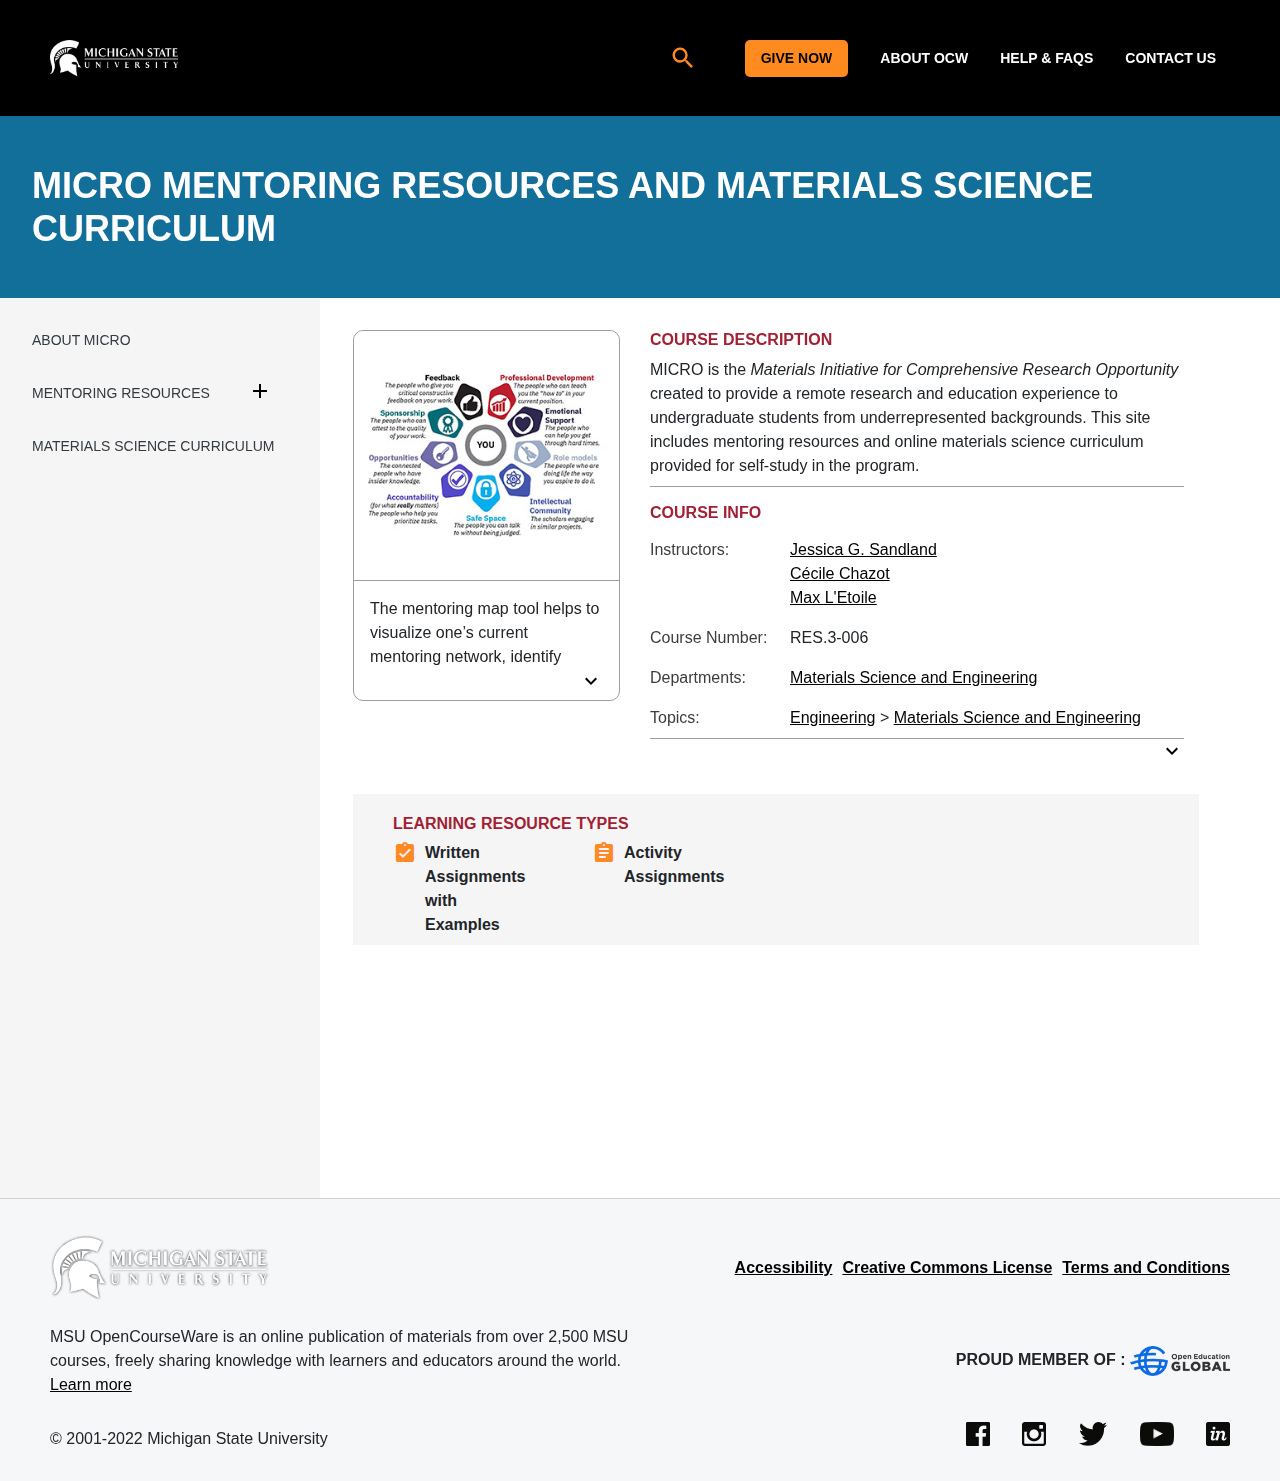
<file: New Courses.html>
<!doctype html>
<html lang="en">
	<head>
		<link href="static/css/course.1b45c.css" rel="stylesheet">
		<meta charset="utf-8">
		<meta name="viewport" content="width=device-width, initial-scale=1, viewport-fit=cover">
		<title>MICRO Mentoring Resources and Materials Science Curriculum | Materials Science and Engineering | MSU
			OpenCourseWare</title>
		<link href="static/css/main.1b45c.css" rel="stylesheet">
		<link href="static/css/css.css" rel="stylesheet">
		<style>
			@font-face {
    font-family: 'Material Icons';
    font-style: normal;
    font-weight: 400;
    src: local('Material Icons'),
      local('MaterialIcons-Regular'),
      url(static/font/MaterialIcons-Regular.woff2) format('woff2'),
      url(static/font/MaterialIcons-Regular.woff) format('woff'),
      url(static/font/MaterialIcons-Regular.ttf) format('truetype');
  }
  @font-face {
    font-family: 'Material Icons Round';
    font-style: normal;
    font-weight: 400;
    src: local("MaterialIcons-Round"),
    url(static/font/MaterialIconsRound-Regular.woff2) format('woff2');
  }
  @font-face {
    font-family: 'Cardo Bold';
    font-style: normal;
    font-weight: bold;
    src: local('Cardo'),
      local('Cardo-Bold'),
      url(static/font/Cardo-Bold.ttf) format('truetype');
  }
  @font-face {
    font-family: 'Cardo Italic';
    font-style: italic;
    font-weight: 400;
    src: local('Cardo'),
      local('Cardo-Italic'),
      url(static/font/Cardo-Italic.ttf) format('truetype');
  }
  @font-face {
    font-family: 'Helvetica Light';
    font-style: normal`;
    font-weight: 400;
    src: local('Helvetica Light'),
      local('Helvetica-Light'),
      url(static/font/Helvetica-Light.ttf) format('truetype');
  }
  </style>
	</head>
	<body class="course-home-page">
		<noscript><iframe src="ns.html" height="0" width="0" style="display:none;visibility:hidden"></iframe></noscript>
		<div class="overflow-auto">
			<div id="mobile-course-nav" class="navbar-offcanvas medium-and-below-only drawer">
				<h5 class="text-uppercase mb-4 mt-4">Browse Course Material</h5>
				<nav id="course-nav" class="course-nav">
					<ul class="w-100 m-auto list-unstyled">
						<li class="course-nav-list-item">
							<div class="course-nav-parent d-flex flex-direction-row align-items-center justify-content-between pt-2 pb-2">
								<span class="course-nav-text-wrapper">
									<a class="text-uppercase text-dark nav-link" data-uuid="c3467224-c1d6-43fe-8e3b-dccdd6dae60c" href="javascript:;">
										About MICRO
									</a>
								</span> </div> <span class="medium-and-below-only">
								<hr></span>
							<div class="collapse" id="nav-container_c3467224-c1d6-43fe-8e3b-dccdd6dae60c">
								<ul class="course-nav-child-nav m-auto"> </ul>
							</div>
						</li>
						<li class="course-nav-list-item">
							<div class="course-nav-parent d-flex flex-direction-row align-items-center justify-content-between pt-2 pb-2 pr-3">
								<span class="course-nav-text-wrapper">
									<a class="text-uppercase text-dark nav-link" data-uuid="7d80c17f-1460-439d-a1ce-ed9e670f50aa" href="javascript:;">
										Mentoring Resources
									</a>
								</span> <a class="course-nav-section-toggle" href="javascript:;" data-toggle="collapse" aria-controls="nav-container_7d80c17f-1460-439d-a1ce-ed9e670f50aa"
								 aria-expanded="" data-uuid="7d80c17f-1460-439d-a1ce-ed9e670f50aa">
									<i class="material-icons md-18"></i>
								</a> </div> <span class="medium-and-below-only">
								<hr></span>
							<div class="collapse" id="nav-container_7d80c17f-1460-439d-a1ce-ed9e670f50aa">
								<ul class="course-nav-child-nav m-auto">
									<li class="course-nav-list-item course-nav-list-item-child">
										<div class="course-nav-parent d-flex flex-direction-row align-items-center justify-content-between pt-2 pb-2">
											<span class="course-nav-text-wrapper">
												<a class="text-uppercase text-dark nav-link" data-uuid="09cf4fcb-4d3d-4086-8250-c60791e33d90" href="javascript:;">
													Section 1: Defining a Research Project and Aligning Expectations
												</a>
											</span> </div>
										<div class="collapse" id="nav-container_09cf4fcb-4d3d-4086-8250-c60791e33d90">
											<ul class="course-nav-child-nav m-auto"> </ul>
										</div>
									</li>
									<li class="course-nav-list-item course-nav-list-item-child">
										<div class="course-nav-parent d-flex flex-direction-row align-items-center justify-content-between pt-2 pb-2">
											<span class="course-nav-text-wrapper">
												<a class="text-uppercase text-dark nav-link" data-uuid="5bdf2c96-3e72-4285-99dd-9897c6343383" href="javascript:;">
													Section 2: Planning and Managing Remote Research Tasks
												</a>
											</span> </div>
										<div class="collapse" id="nav-container_5bdf2c96-3e72-4285-99dd-9897c6343383">
											<ul class="course-nav-child-nav m-auto"> </ul>
										</div>
									</li>
									<li class="course-nav-list-item course-nav-list-item-child">
										<div class="course-nav-parent d-flex flex-direction-row align-items-center justify-content-between pt-2 pb-2">
											<span class="course-nav-text-wrapper">
												<a class="text-uppercase text-dark nav-link" data-uuid="163d938a-365d-4588-9a32-55a854de92bb" href="javascript:;">
													Section 3: Effective and Inclusive Communication in a Remote Setup
												</a>
											</span> </div>
										<div class="collapse" id="nav-container_163d938a-365d-4588-9a32-55a854de92bb">
											<ul class="course-nav-child-nav m-auto"> </ul>
										</div>
									</li>
									<li class="course-nav-list-item course-nav-list-item-child">
										<div class="course-nav-parent d-flex flex-direction-row align-items-center justify-content-between pt-2 pb-2">
											<span class="course-nav-text-wrapper">
												<a class="text-uppercase text-dark nav-link" data-uuid="57466062-1c6b-4936-b95e-874b1fc87d27" href="javascript:;">
													Section 4: Fostering Independence
												</a>
											</span> </div>
										<div class="collapse" id="nav-container_57466062-1c6b-4936-b95e-874b1fc87d27">
											<ul class="course-nav-child-nav m-auto"> </ul>
										</div>
									</li>
								</ul>
							</div>
						</li>
						<li class="course-nav-list-item">
							<div class="course-nav-parent d-flex flex-direction-row align-items-center justify-content-between pt-2 pb-2">
								<span class="course-nav-text-wrapper">
									<a class="text-uppercase text-dark nav-link" data-uuid="b86f62d8-591c-4792-bf6a-b241dcfeb111" href="javascript:;">
										Materials Science Curriculum
									</a>
								</span> </div> <span class="medium-and-below-only">
								<hr></span>
							<div class="collapse" id="nav-container_b86f62d8-591c-4792-bf6a-b241dcfeb111">
								<ul class="course-nav-child-nav m-auto"> </ul>
							</div>
						</li>
					</ul>
				</nav>
			</div>
			<div id="course-info-drawer" class="bg-faded pt-3 bg-light navbar-offcanvas navbar-offcanvas-right medium-and-below-only drawer">
				<div class="table-responsive course-info">
					<div class="course-info-expander">
						<h4 class="course-info-title font-weight-bold">Course Info</h4>
					</div>
					<div id="course-info" class="position-relative " aria-expanded="false">
						<table id="course-info-table" class="table table-borderless mb-0">
							<tr>
								<td class="pl-0">Instructors:</td>
								<td>
									<ul class="list-unstyled m-0">
										<li> <a href="javascript:;" class="course-info-instructor">
												Jessica G. Sandland
											</a> </li>
										<li> <a href="javascript:;" class="course-info-instructor">
												Cécile Chazot
											</a> </li>
										<li> <a href="javascript:;" class="course-info-instructor">
												Max L&#39;Etoile
											</a> </li>
									</ul>
								</td>
							</tr>
							<tr>
								<td class="pl-0">Course Number:</td>
								<td>
									<ul class="list-unstyled m-0">
										<li> RES.3-006 </li>
										<li> </li>
									</ul>
								</td>
							</tr>
							<tr>
								<td class="pl-0">Departments:</td>
								<td>
									<ul class="list-unstyled m-0">
										<li> <a href="javascript:;" class="course-info-department">
												Materials Science and Engineering
											</a> </li>
									</ul>
								</td>
							</tr>
							<tr>
								<td class="pl-0 text-nowrap">As Taught In:</td>
								<td>
									Spring 2021
								</td>
							</tr>
							<tr>
								<td class="pl-0">Level:</td>
								<td> <a class=" strip-link-offline" href="#">Undergraduate</a> <br>
								</td>
							</tr>
						</table>
					</div>
				</div>
				<div class="border-top-gray "> </div>
				<div class="border-bottom-gray my-2">
					<h4 class="course-info-title font-weight-bold">Topics</h4>
					<ul class="list-unstyled pb-2 m-0">
						<li>
							<div class="position-relative pt-1 pb-1 pl-4"> <a class="topic-toggle" href="javascript:;" data-toggle="collapse"
								 aria-controls="subtopic-container_0" aria-expanded="true">
									<i class="material-icons"></i>
								</a> <span class="topic-text-wrapper">
									<a class="text-black course-info-topic strip-link-offline" href="#">Engineering</a>
								</span>
							</div>
							<div class="pl-4 subtopic-container collapse show" id="subtopic-container_0">
								<div class="position-relative pt-1 pb-1 "> <span class="topic-text-wrapper">
										<a class="text-black course-info-topic strip-link-offline" href="##43;Science&#43;and&#43;Engineering">Materials
											Science and Engineering</a>
									</span>
								</div>
							</div>
						</li>
						<li>
							<div class="position-relative pt-1 pb-1 pl-4"> <a class="topic-toggle" href="javascript:;" data-toggle="collapse"
								 aria-controls="subtopic-container_1" aria-expanded="false">
									<i class="material-icons"></i>
								</a> <span class="topic-text-wrapper">
									<a class="text-black course-info-topic strip-link-offline" href="##43;and&#43;Education">Teaching and
										Education</a>
								</span>
							</div>
							<div class="pl-4 subtopic-container collapse" id="subtopic-container_1">
								<div class="position-relative pt-1 pb-1 "> <span class="topic-text-wrapper">
										<a class="text-black course-info-topic strip-link-offline" href="##43;and&#43;Teaching">Curriculum and
											Teaching</a>
									</span>
								</div>
								<div class="position-relative pt-1 pb-1 "> <span class="topic-text-wrapper">
										<a class="text-black course-info-topic strip-link-offline" href="##43;Education">Higher Education</a>
									</span>
								</div>
							</div>
						</li>
					</ul>
				</div>
				<div class="course-home-section w-100 in-panel">
					<div class="container px-0 mx-0">
						<h4 class="course-info-title font-weight-bold">Learning Resource Types</h4>
						<div class="row">
							<div class="col-12">
								<div class="d-inline-flex pr-5 pb-2 font-weight-bold">
									<i class="course-feature-icon material-icons h2 pr-2 mb-0">assignment_turned_in</i>
									<span>Written Assignments with Examples</span>
								</div>
							</div>
							<div class="col-12">
								<div class="d-inline-flex pr-5 pb-2 font-weight-bold">
									<i class="course-feature-icon material-icons h2 pr-2 mb-0">assignment</i>
									<span>Activity Assignments</span>
								</div>
							</div>
						</div>
					</div>
				</div>
			</div>
			<div id="mobile-header" class="position-relative bg-black medium-and-below-only">
				<nav class="navbar navbar-expand-lg navbar-dark bg-black d-flex">
					<button class="navbar-toggler" type="button" data-toggle="collapse" data-target="#navbarSupportedContent"
					 aria-controls="navbarSupportedContent" aria-expanded="false" aria-label="Toggle navigation">
						<i class="material-icons display-4 text-white align-bottom">menu</i>
					</button>
					<div class="mx-auto"> <a href="index.html">
							<img id="ocw-logo-white" width="250" src="static/picture/ocw_logo_white.png" alt="MIT OpenCourseWare">
							<img id="ocw-logo-white-v2" class="d-none" width="250" src="static/picture/ocw_logo_white_v2.png" alt="MIT OpenCourseWare">
						</a>
					</div>
					<div class="collapse navbar-collapse" id="navbarSupportedContent">
						<ul class="navbar-nav mr-auto pl-2 pt-2">
							<li class="nav-item">
								<a class="nav-link search-icon pr-6" href="#">
									<i class="material-icons">search</i>
								</a> </li>
							<li class="nav-item">
								<a class="nav-link" href="reg.html">Give Now</a>
							</li>
							<li class="nav-item">
								<a class="nav-link" href="about ocw.html">About OCW</a>
							</li>
							<li class="nav-item">
								<a class="nav-link" target="_blank" href="javascript:;">Help &amp; Faqs</a>
							</li>
							<li class="nav-item">
								<a class="nav-link" href="contact us.html">Contact Us</a>
							</li>
						</ul>
					</div>
				</nav>
			</div>
			<div id="desktop-header">
				<div class="contents">
					<div class="left">
						<div class="ocw-logo mr-6">
							<a href="index.html"> <img id="ocw-logo-white" src="static/picture/ocw_logo_white.png" alt="MIT OpenCourseWare">
								<img class="d-none" id="ocw-logo-white-v2" src="static/picture/ocw_logo_white_v2.png" alt="MIT OpenCourseWare">
							</a>
						</div>
					</div>
					<div class="right"> <a class="nav-link search-icon pr-6" href="#">
							<i class="material-icons">search</i>
						</a>
						<a class="give-button-header font-weight-bold py-2 px-3" href="reg.html">give now</a>
						<a class="text-white text-decoration-none font-weight-bold pl-5 pr-3 py-2" href="about ocw.html">about ocw</a>
						<a class="text-white text-decoration-none font-weight-bold px-3 py-2" target="_blank" href="javascript:;">help
							&amp; faqs</a>
						<a class="text-white text-decoration-none font-weight-bold px-3 py-2" href="contact us.html">contact us</a>
					</div>
				</div>
			</div>
			<div id="course-banner" class="p-0">
				<div class="max-content-width m-auto px-5 py-6"><a class="text-uppercase display-4 font-weight-bold m-0 text-white"
					 href="javascript:;">MICRO Mentoring Resources and Materials Science Curriculum</a>
				</div>
			</div>
			<div class="container-fluid">
				<div class="row outer-wrapper">
					<div class="col-lg-3 pl-5 pr-0 py-4 large-and-above-only desktop-nav bg-light">
						<div class="h-100">
							<nav id="course-nav" class="course-nav">
								<ul class="w-100 m-auto list-unstyled">
									<li class="course-nav-list-item">
										<div class="course-nav-parent d-flex flex-direction-row align-items-center justify-content-between pt-2 pb-2">
											<span class="course-nav-text-wrapper">
												<a class="text-uppercase text-dark nav-link" data-uuid="c3467224-c1d6-43fe-8e3b-dccdd6dae60c" href="javascript:;">
													About MICRO
												</a>
											</span> </div> <span class="medium-and-below-only">
											<hr></span>
										<div class="collapse" id="nav-container_c3467224-c1d6-43fe-8e3b-dccdd6dae60c">
											<ul class="course-nav-child-nav m-auto"> </ul>
										</div>
									</li>
									<li class="course-nav-list-item">
										<div class="course-nav-parent d-flex flex-direction-row align-items-center justify-content-between pt-2 pb-2 pr-3">
											<span class="course-nav-text-wrapper">
												<a class="text-uppercase text-dark nav-link" data-uuid="7d80c17f-1460-439d-a1ce-ed9e670f50aa" href="javascript:;">
													Mentoring Resources
												</a>
											</span> <a class="course-nav-section-toggle" href="javascript:;" data-toggle="collapse" aria-controls="nav-container_7d80c17f-1460-439d-a1ce-ed9e670f50aa"
											 aria-expanded="" data-uuid="7d80c17f-1460-439d-a1ce-ed9e670f50aa">
												<i class="material-icons md-18"></i>
											</a> </div> <span class="medium-and-below-only">
											<hr></span>
										<div class="collapse" id="nav-container_7d80c17f-1460-439d-a1ce-ed9e670f50aa">
											<ul class="course-nav-child-nav m-auto">
												<li class="course-nav-list-item course-nav-list-item-child">
													<div class="course-nav-parent d-flex flex-direction-row align-items-center justify-content-between pt-2 pb-2">
														<span class="course-nav-text-wrapper">
															<a class="text-uppercase text-dark nav-link" data-uuid="09cf4fcb-4d3d-4086-8250-c60791e33d90" href="javascript:;">
																Section 1: Defining a Research Project and Aligning Expectations
															</a>
														</span> </div>
													<div class="collapse" id="nav-container_09cf4fcb-4d3d-4086-8250-c60791e33d90">
														<ul class="course-nav-child-nav m-auto"> </ul>
													</div>
												</li>
												<li class="course-nav-list-item course-nav-list-item-child">
													<div class="course-nav-parent d-flex flex-direction-row align-items-center justify-content-between pt-2 pb-2">
														<span class="course-nav-text-wrapper">
															<a class="text-uppercase text-dark nav-link" data-uuid="5bdf2c96-3e72-4285-99dd-9897c6343383" href="javascript:;">
																Section 2: Planning and Managing Remote Research Tasks
															</a>
														</span> </div>
													<div class="collapse" id="nav-container_5bdf2c96-3e72-4285-99dd-9897c6343383">
														<ul class="course-nav-child-nav m-auto"> </ul>
													</div>
												</li>
												<li class="course-nav-list-item course-nav-list-item-child">
													<div class="course-nav-parent d-flex flex-direction-row align-items-center justify-content-between pt-2 pb-2">
														<span class="course-nav-text-wrapper">
															<a class="text-uppercase text-dark nav-link" data-uuid="163d938a-365d-4588-9a32-55a854de92bb" href="javascript:;">
																Section 3: Effective and Inclusive Communication in a Remote Setup
															</a>
														</span> </div>
													<div class="collapse" id="nav-container_163d938a-365d-4588-9a32-55a854de92bb">
														<ul class="course-nav-child-nav m-auto"> </ul>
													</div>
												</li>
												<li class="course-nav-list-item course-nav-list-item-child">
													<div class="course-nav-parent d-flex flex-direction-row align-items-center justify-content-between pt-2 pb-2">
														<span class="course-nav-text-wrapper">
															<a class="text-uppercase text-dark nav-link" data-uuid="57466062-1c6b-4936-b95e-874b1fc87d27" href="javascript:;">
																Section 4: Fostering Independence
															</a>
														</span> </div>
													<div class="collapse" id="nav-container_57466062-1c6b-4936-b95e-874b1fc87d27">
														<ul class="course-nav-child-nav m-auto"> </ul>
													</div>
												</li>
											</ul>
										</div>
									</li>
									<li class="course-nav-list-item">
										<div class="course-nav-parent d-flex flex-direction-row align-items-center justify-content-between pt-2 pb-2">
											<span class="course-nav-text-wrapper">
												<a class="text-uppercase text-dark nav-link" data-uuid="b86f62d8-591c-4792-bf6a-b241dcfeb111" href="javascript:;">
													Materials Science Curriculum
												</a>
											</span> </div> <span class="medium-and-below-only">
											<hr></span>
										<div class="collapse" id="nav-container_b86f62d8-591c-4792-bf6a-b241dcfeb111">
											<ul class="course-nav-child-nav m-auto"> </ul>
										</div>
									</li>
								</ul>
							</nav>
						</div>
					</div>
					<div class="left-col-bg"></div>
					<div id="main-content-wrapper" class="col-lg-9 p-0 bg-white">
						<main>
							<div class="container-fluid p-0">
								<div class="row m-0">
									<div id="main-content" class="col-12 col-lg-12 col-xl-12 px-3 pl-md-5 pr-md-8 mt-3 mt-lg-5">
										<div class="homepage-content d-flex">
											<div class="container-fluid pt-0 pb-4">
												<div class="row px-3 pb-2 justify-content-between">
													<div class="col-lg-4 d-none d-lg-block pl-0">
														<div class="d-flex flex-column image-with-caption">
															<img class="course-image" src="static/picture/mitres3-006s21.jpg" alt="Mentoring map diagram, includes an infographic for each thread: feedback, professional development, sponsorship, emotional support, opportunities, role models, accountability, intellectual community, and safe space.">
															<div id="course-image-description" class="collapse" aria-expanded="false">
																<div class="caption pt-3 px-3">
																	<span>
																		The mentoring map tool helps to visualize one&rsquo;s current mentoring network, identify unmet
																		needs, and plan how to expand the existing network to meet one&rsquo;s goals. (See <a href="javascript:;">Section
																			4: Fostering Independence</a> for more details. Image from mentoring map worksheet.)
																	</span>
																</div>
															</div>
															<div class="collapse-btn-section ml-auto pt-1 px-3">
																<a role="button" class="collapsed" data-toggle="collapse" href="javascript:;" aria-expanded="false"
																 aria-controls="course-image-description">
																	<span class="material-icons"></span>
																</a>
															</div>
														</div>
													</div>
													<div class="medium-and-below-only pl-3 py-3">
														<div class="mobile-course-nav-toggle medium-and-below-only mb-2">
															<div id="mobile-course-nav-toggle" class="btn bg-blue white-color d-inline-flex align-items-center rounded-0 navbar-toggle offcanvas-toggle"
															 data-toggle="offcanvas" data-target="#mobile-course-nav">
																<i class="material-icons pr-2">arrow_back</i>
																<span class="text-uppercase font-weight-bold pr-2">browse course material</span>
																<i class="material-icons pr-2">library_books</i>
															</div>
														</div>
													</div>
													<div class="col-lg-8 course-description">
														<h4 class="font-weight-bold course-description-title">Course Description</h4>
														<div id="course-description" class="description " aria-expanded="false">MICRO is the <em>Materials
																Initiative for Comprehensive Research Opportunity</em> created to provide a remote research and
															education experience to undergraduate students from underrepresented backgrounds. This site includes
															mentoring resources and online materials science curriculum provided for self-study in the program.</div>
														<div class="border-top-gray mt-2 mb-3"> </div>
														<div class="table-responsive course-info">
															<div class="course-info-expander">
																<h4 class="course-info-title font-weight-bold">Course Info</h4>
															</div>
															<div id="course-info" class="position-relative collapse" aria-expanded="false">
																<table id="course-info-table" class="table table-borderless mb-0">
																	<tr>
																		<td class="pl-0">Instructors:</td>
																		<td>
																			<ul class="list-unstyled m-0">
																				<li> <a href="javascript:;" class="course-info-instructor">
																						Jessica G. Sandland
																					</a> </li>
																				<li> <a href="javascript:;" class="course-info-instructor">
																						Cécile Chazot
																					</a> </li>
																				<li> <a href="javascript:;" class="course-info-instructor">
																						Max L&#39;Etoile
																					</a> </li>
																			</ul>
																		</td>
																	</tr>
																	<tr>
																		<td class="pl-0">Course Number:</td>
																		<td>
																			<ul class="list-unstyled m-0">
																				<li> RES.3-006 </li>
																				<li> </li>
																			</ul>
																		</td>
																	</tr>
																	<tr>
																		<td class="pl-0">Departments:</td>
																		<td>
																			<ul class="list-unstyled m-0">
																				<li> <a href="javascript:;" class="course-info-department">
																						Materials Science and Engineering
																					</a> </li>
																			</ul>
																		</td>
																	</tr>
																	<tr>
																		<td class="pl-0">Topics:</td>
																		<td>
																			<ul class="list-unstyled pb-2 m-0">
																				<li>
																					<a class="text-black course-info-topic strip-link-offline" href="#">Engineering</a>
																					>
																					<a class="text-black course-info-topic strip-link-offline" href="##43;Science&#43;and&#43;Engineering">Materials
																						Science and Engineering</a>
																				</li>
																				<li>
																					<a class="text-black course-info-topic strip-link-offline" href="##43;and&#43;Education">Teaching
																						and Education</a>
																					>
																					<a class="text-black course-info-topic strip-link-offline" href="##43;and&#43;Teaching">Curriculum
																						and Teaching</a>
																				</li>
																				<li>
																					<a class="text-black course-info-topic strip-link-offline" href="##43;and&#43;Education">Teaching
																						and Education</a>
																					>
																					<a class="text-black course-info-topic strip-link-offline" href="##43;Education">Higher Education</a>
																				</li>
																			</ul>
																		</td>
																	</tr>
																	<tr>
																		<td class="pl-0 text-nowrap">As Taught In:</td>
																		<td>
																			Spring 2021
																		</td>
																	</tr>
																	<tr>
																		<td class="pl-0">Level:</td>
																		<td> <a class=" strip-link-offline" href="#">Undergraduate</a> <br>
																		</td>
																	</tr>
																</table>
															</div>
														</div>
														<div class="border-top-gray mt-2">
															<div class="collapse-btn-section float-right mb-3">
																<a role="button" class="collapsed" data-toggle="collapse" href="javascript:;" aria-expanded="false"
																 aria-controls="course-info">
																	<span class="material-icons"></span>
																</a>
															</div>
														</div>
													</div>
												</div>
												<div class="row px-lg-3 pb-lg-2 p-0">
													<div class="col-12 p-0">
														<div class="course-home-section w-100 bg-light">
															<div class="container px-0 mx-0">
																<h4 class="course-info-title font-weight-bold">Learning Resource Types</h4>
																<div class="row">
																	<div class="col-6 col-xl-3">
																		<div class="d-inline-flex pr-5 pb-2 font-weight-bold">
																			<i class="course-feature-icon material-icons h2 pr-2 mb-0">assignment_turned_in</i>
																			<span>Written Assignments with Examples</span>
																		</div>
																	</div>
																	<div class="col-6 col-xl-3">
																		<div class="d-inline-flex pr-5 pb-2 font-weight-bold">
																			<i class="course-feature-icon material-icons h2 pr-2 mb-0">assignment</i>
																			<span>Activity Assignments</span>
																		</div>
																	</div>
																</div>
															</div>
														</div>
													</div>
												</div>
											</div>
										</div>
									</div>
								</div>
							</div>
						</main>
					</div>
				</div>
			</div>
			<footer id="footer-container">
				<div class="row pb-4 mx-0 justify-content-between">
					<div>
						<a id="open-learning-logo" href="index58.html" target="_blank">
							<img src="static/picture/ocw_logo_white.png" alt="MSU icon">
						</a>
					</div>
					<div class="d-flex md-and-above-only align-items-center support-link-container">
						<a href="index59.html">Accessibility</a>
						<a href="javascript:;">Creative Commons License</a>
						<a href="index60.html">Terms and Conditions</a>
					</div>
				</div>
				<div class="row pb-4 mx-0 justify-content-between row-gap-20">
					<div class="about-courseware">
						<p>
							MSU OpenCourseWare is an online publication of materials from over 2,500
							MSU courses, freely sharing knowledge with learners and educators around
							the world. <a href="about ocw.html">Learn more</a>
						</p>
					</div>
					<div class="d-flex sm-and-below-only align-items-start support-link-column flex-column row-gap-20">
						<a href="index59.html">Accessibility</a>
						<a href="javascript:;">Creative Commons License</a>
						<a class="hide-offline" href="index60.html">Terms and Conditions</a>
					</div>
					<div class="row mx-0 align-items-center">
						<p class="font-weight-bold">
							PROUD MEMBER OF :
							<a href="javascript:;" target="_blank"><img class="oeg-logo" src="static/picture/oeg_logo.png" alt="Open Education Global"></a>
						</p>
					</div>
				</div>
				<div class="row mx-0 justify-content-between flex-wrap-reverse row-gap-20">
					<div class="d-flex align-items-end mr-3">
						<p>
							© 2001-2022 Michigan State University
						</p>
					</div>
					<div class="horizontal-list">
						<ul class="p-0">
							<li>
								<a class="img-link" href="javascript:;" target="_blank">
									<img class="footer-social-icon" src="static/picture/Facebook.png" alt="facebook">
								</a>
							</li>
							<li>
								<a class="img-link" href="javascript:;" target="_blank">
									<img class="footer-social-icon" src="static/picture/Instagram.png" alt="instagram">
								</a>
							</li>
							<li>
								<a class="img-link" href="javascript:;" target="_blank">
									<img class="footer-social-icon" src="static/picture/Twitter.png" alt="twitter">
								</a>
							</li>
							<li>
								<a class="img-link" href="javascript:;" target="_blank">
									<img class="footer-social-icon" src="static/picture/Youtube.png" alt="youtube">
								</a>
							</li>
							<li>
								<a class="img-link" href="javascript:;" target="_blank">
									<img class="footer-social-icon" src="static/picture/LinkedIn.png" alt="LinkedIn">
								</a>
							</li>
						</ul>
					</div>
				</div>
			</footer>
		</div>

	</body>
</html>
</file>
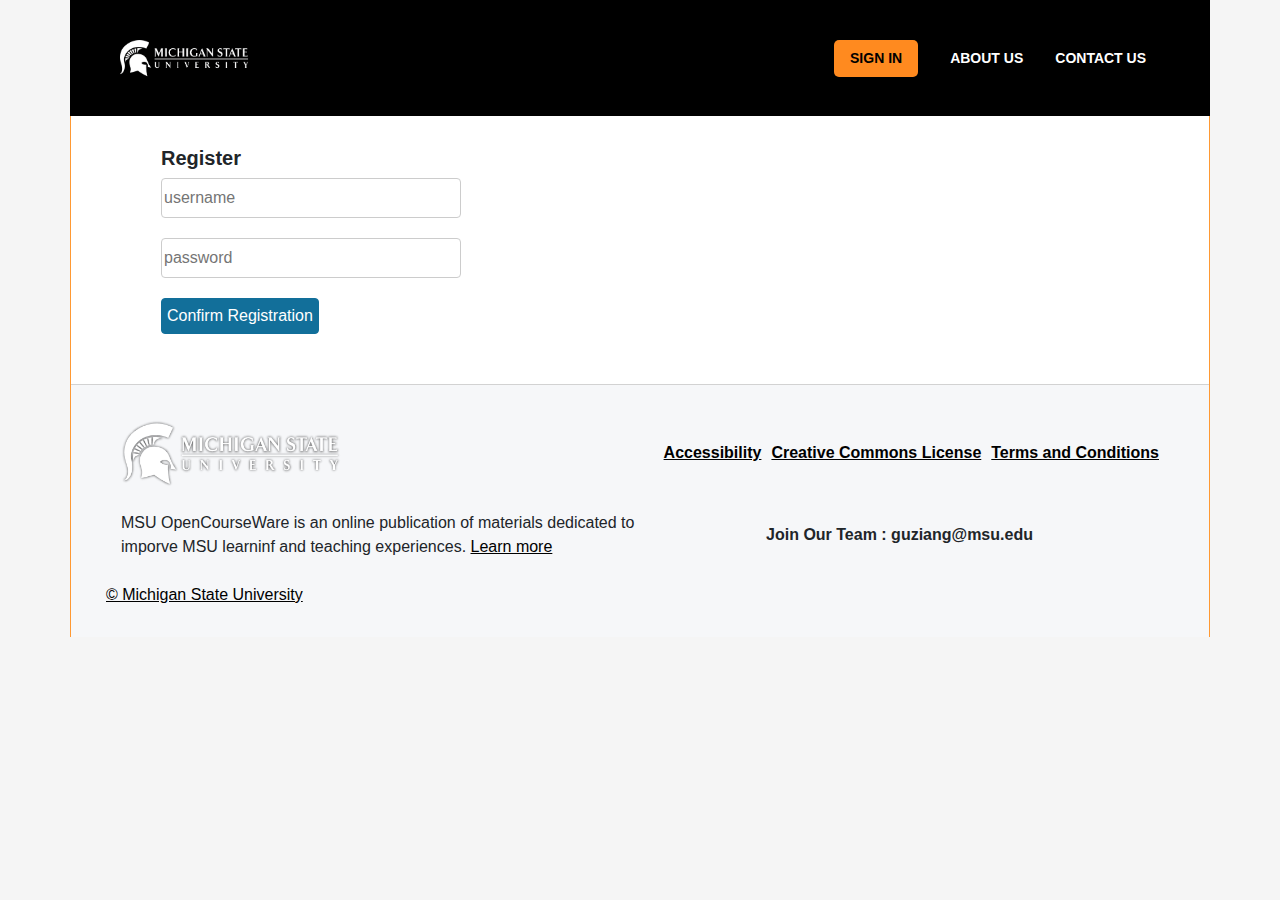
<file: reg.html>
<!DOCTYPE HTML>
<html>
	<head>
		<meta charset="UTF-8">
		<title>MSU register Form</title>
		<link rel="stylesheet" href="static/css/bootstrap.min.css">
		<link rel="stylesheet" href="static/css/jquery-ui.css">
		<link rel="stylesheet" href="static/css/custom.css">
		<link rel="stylesheet" href="static/css/ocw-styles.css">
		<script src="static/js/jquery-3.6.0.js"></script>
		<script src="static/js/jquery-ui.js"></script>

	</head>

	<body class="bg-light">
		<div class="container">
			<div class="row" style="margin-right: -30px; margin-left: -30px;">
				<div class="col">
					<div id="mobile-header" class="position-relative bg-white medium-and-below-only">
						<nav class="navbar navbar-expand-lg navbar-dark bg-black">
							<div class="mx-auto">
								<a href="index.html">
									<img width="250" src="static/picture/ocw_logo_white.png" alt="MIT OpenCourseWare">
								</a>
							</div>
							<div class="collapse navbar-collapse" id="navbarSupportedContent">
								<ul class="navbar-nav mr-auto pl-2 pt-2">
									<li class="nav-item">
										<a class="nav-link">Register</a>
									</li>
									<li class="nav-item">
										<a class="nav-link" href="about ocw.html">About OCW</a>
									</li>
									<li class="nav-item">
										<a class="nav-link" href="javascript:;" target="_blank">Help &amp; Faqs</a>
									</li>
									<li class="nav-item">
										<a class="nav-link" href="contact us.html">
											Contact Us
										</a>
									</li>
								</ul>
							</div>
						</nav>
					</div>
					<div id="desktop-header">
						<div class="contents px-6">
							<div class="left">
								<div class="ocw-logo mr-6">
									<a href="index.html">
										<img src="static/picture/ocw_logo_white.png" alt="MIT OpenCourseWare">
									</a>
								</div>
							</div>
							<div class="right">
								<a class="d-flex give-button-header py-2 px-3" href="submit.html">
									<span class="font-weight-bold w-100">Sign in</span>
								</a>
								<a href="about ocw.html">
									<div class="text-white font-weight-bold w-100 px-3 pl-5 py-2">
										About Us
									</div>
								</a>
								
								<a href="contact us.html">
									<div class="text-white font-weight-bold w-100 px-3 py-2">
										contact us
									</div>
								</a>
							</div>
						</div>
					</div>
				</div>
			</div>
			<div class="row two-sides">
				<div class="col-lg-12 bg-white">
					<div class="content-area">

						<style>
							.button {
    margin-bottom: 1rem;
    display: inline-block;
    height: 38px;
    padding: 0 30px;
    color: #555;
    text-align: center;
    font-size: 15px;
    font-weight: 600;
    line-height: 38px;
    letter-spacing: .1rem;
    text-transform: uppercase;
    text-decoration: none;
    white-space: nowrap;
    background-color: transparent;
    border-radius: 4px;
    border: 1px solid #bbb;
    cursor: pointer;
    box-sizing: border-box;
  }
  .label-text-wrapper{
	  margin-bottom: 20px;
  }
  .label-text-wrapper input{
	  border-radius: 4px;
	  width: 300px;
	  height: 40px;
	  border: 1px solid #ccc;
  }
</style>

						<form method="post">

							<div id="recurringInputForm">
								<h5>Register</h5>
								<div class="label-text-wrapper">
									<input type="text" placeholder="username">
								</div>
								<div class="label-text-wrapper">
									<input type="password" placeholder="password">
								</div>
								 

							</div>
							<input name="submit" class="btn btn-primary"   value="Confirm Registration" type="submit" class="submit"
							 style="padding: 5px;">

						</form>

					</div>
				</div>
				<!-- Footer -->
				<footer id="footer-container">
					<div class="row pb-4 mx-0 justify-content-between">
						<div>
							<a id="open-learning-logo" href="#" target="_blank">
								<img src="static/picture/ocw_logo_white.png" alt="MIT Open Learning">
							</a>
						</div>
						<div class="d-flex md-and-above-only align-items-center support-link-container">
							<a href="#">Accessibility</a>
							<a href="javascript:;">Creative Commons License</a>
							<a href="#">Terms and Conditions</a>
						</div>
					</div>
					<div class="row pb-4 mx-0 justify-content-between row-gap-20">
						<div class="about-courseware">
							<p>
								MSU OpenCourseWare is an online publication of materials dedicated to 
								imporve MSU learninf and teaching experiences. <a href="about ocw.html">Learn more</a>
							</p>
						</div>
						<div class="d-flex sm-and-below-only align-items-start support-link-column flex-column row-gap-20">
							<a href="#">Accessibility</a>
							<a href="javascript:;">Creative Commons License</a>
							<a class="hide-offline" href="#">Terms and Conditions</a>
						</div>
						<div class="row mx-0 align-items-center">
							<p class="font-weight-bold">
								Join Our Team :
								guziang@msu.edu
								<a href="javascript:;" target="_blank">
							</p>
						</div>
					</div>
					<div class="row mx-22 justify-content-between flex-wrap-reverse row-gap-23">
						<div class="d-flex align-items-end mr-3">
							<p>
								© Michigan State University
							</p>
						</div>
						
					</div>
				</footer>
	</body>

</html>
</file>
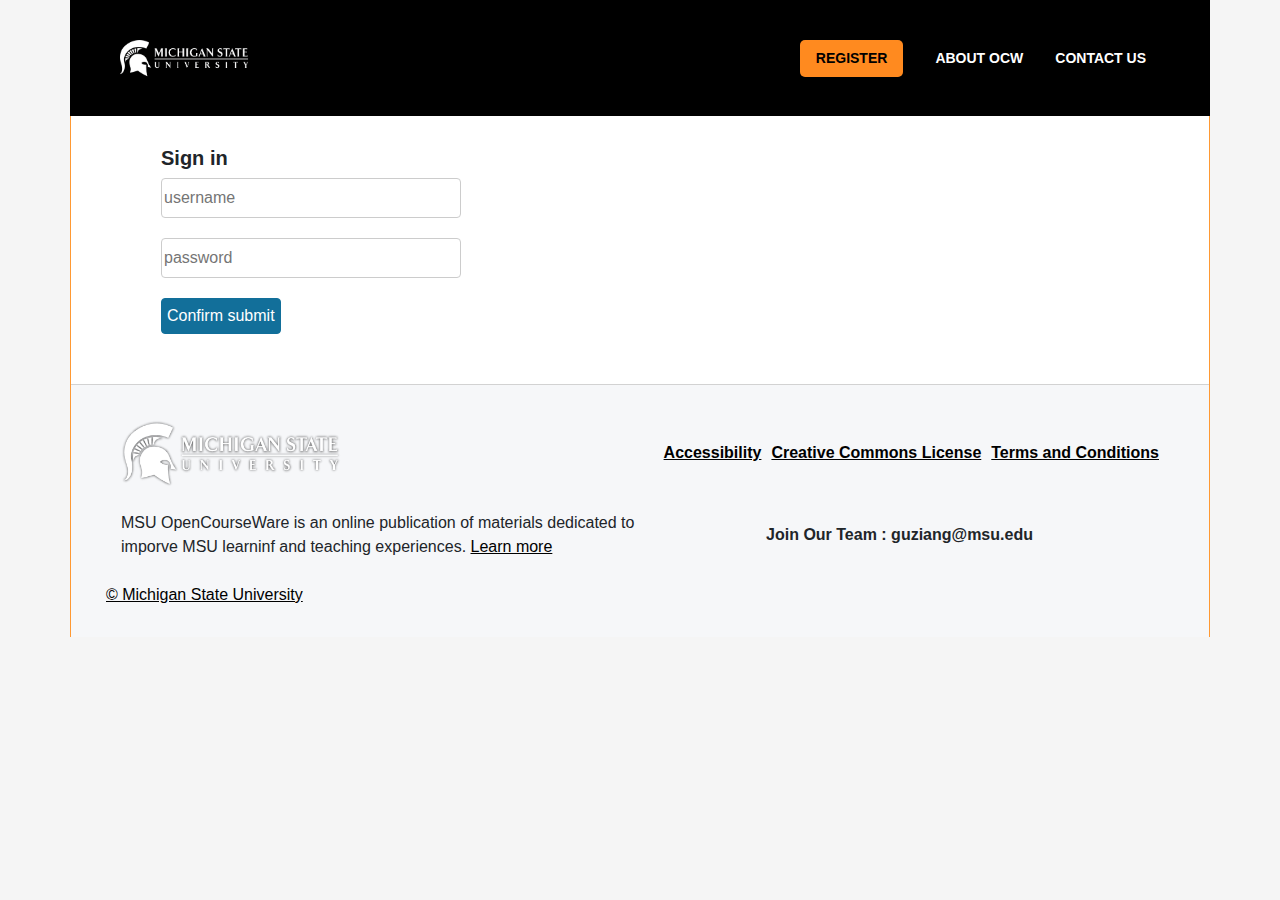
<file: submit.html>
<!DOCTYPE HTML>
<html>
	<head>
		<meta charset="UTF-8">
		<title>OCW Gift Form</title>
		<link rel="stylesheet" href="static/css/bootstrap.min.css">
		<link rel="stylesheet" href="static/css/jquery-ui.css">
		<link rel="stylesheet" href="static/css/custom.css">
		<link rel="stylesheet" href="static/css/ocw-styles.css">
		<script src="static/js/jquery-3.6.0.js"></script>
		<script src="static/js/jquery-ui.js"></script>

	</head>

	<body class="bg-light">
		<div class="container">
			<div class="row" style="margin-right: -30px; margin-left: -30px;">
				<div class="col">
					<div id="mobile-header" class="position-relative bg-black medium-and-below-only">
						<nav class="navbar navbar-expand-lg navbar-dark bg-black">
							<div class="mx-auto">
								<a href="index.html">
									<img width="250" src="static/picture/ocw_logo_white.png" alt="MIT OpenCourseWare">
								</a>
							</div>
							<div class="collapse navbar-collapse" id="navbarSupportedContent">
								<ul class="navbar-nav mr-auto pl-2 pt-2">
									<li class="nav-item"><a class="nav-link" href="reg.html">Register Now</a>
									
									</li>
									<li class="nav-item">
										<a class="nav-link" href="about ocw.html">About OCW</a>
									</li>
									<li class="nav-item">
										<a class="nav-link" href="javascript:;" target="_blank">Help &amp; Faqs</a>
									</li>
									<li class="nav-item">
										<a class="nav-link" href="contact us.html">
											Contact Us
										</a>
									</li>
								</ul>
							</div>
						</nav>
					</div>
					<div id="desktop-header">
						<div class="contents px-6">
							<div class="left">
								<div class="ocw-logo mr-6">
									<a href="index.html">
										<img src="static/picture/ocw_logo_white.png" alt="MIT OpenCourseWare">
									</a>
								</div>
							</div>
							<div class="right">
								<a class="d-flex give-button-header py-2 px-3" href="reg.html">
									<span class="font-weight-bold w-100">Register</span>
								</a>
								<a href="about ocw.html">
									<div class="text-white font-weight-bold w-100 px-3 pl-5 py-2">
										About OCW
									</div>
								</a>
								
								<a href="contact us.html">
									<div class="text-white font-weight-bold w-100 px-3 py-2">
										contact us
									</div>
								</a>
							</div>
						</div>
					</div>
				</div>
			</div>
			<div class="row two-sides">
				<div class="col-lg-12 bg-white">
					<div class="content-area">

						<style>
							.button {
    margin-bottom: 1rem;
    display: inline-block;
    height: 38px;
    padding: 0 30px;
    color: #555;
    text-align: center;
    font-size: 15px;
    font-weight: 600;
    line-height: 38px;
    letter-spacing: .1rem;
    text-transform: uppercase;
    text-decoration: none;
    white-space: nowrap;
    background-color: transparent;
    border-radius: 4px;
    border: 1px solid #bbb;
    cursor: pointer;
    box-sizing: border-box;
  }
  .label-text-wrapper{
	  margin-bottom: 20px;
  }
  .label-text-wrapper input{
	  border-radius: 4px;
	  width: 300px;
	  height: 40px;
	  border: 1px solid #ccc;
  }
</style>

						<form method="post">

							<div id="recurringInputForm">
								<h5>Sign in</h5>
								<div class="label-text-wrapper">
									<input type="text" placeholder="username">
								</div>
								<div class="label-text-wrapper">
									<input type="password" placeholder="password">
								</div>


							</div>
							<input name="submit" class="btn btn-primary" value="Confirm submit" type="submit" class="submit" style="padding: 5px;">

						</form>

					</div>
				</div>
				<!-- Footer -->
				<footer id="footer-container">
					<div class="row pb-4 mx-0 justify-content-between">
						<div>
							<a id="open-learning-logo" href="#" target="_blank">
								<img src="static/picture/ocw_logo_white.png" alt="MIT Open Learning">
							</a>
						</div>
						<div class="d-flex md-and-above-only align-items-center support-link-container">
							<a href="#">Accessibility</a>
							<a href="javascript:;">Creative Commons License</a>
							<a href="#">Terms and Conditions</a>
						</div>
					</div>
					<div class="row pb-4 mx-0 justify-content-between row-gap-20">
						<div class="about-courseware">
							<p>
								MSU OpenCourseWare is an online publication of materials dedicated to 
								imporve MSU learninf and teaching experiences. <a href="about ocw.html">Learn more</a>
							</p>
						</div>
						<div class="d-flex sm-and-below-only align-items-start support-link-column flex-column row-gap-20">
							<a href="#">Accessibility</a>
							<a href="javascript:;">Creative Commons License</a>
							<a class="hide-offline" href="#">Terms and Conditions</a>
						</div>
						<div class="row mx-0 align-items-center">
							<p class="font-weight-bold">
								Join Our Team :
								guziang@msu.edu
								<a href="javascript:;" target="_blank">
							</p>
						</div>
					</div>
					<div class="row mx-22 justify-content-between flex-wrap-reverse row-gap-23">
						<div class="d-flex align-items-end mr-3">
							<p>
								© Michigan State University
							</p>
						</div>
						
					</div>
				</footer>
	</body>

</html>
</file>
<file: static/css/www.1b45c.css>
.tippy-box[data-animation=fade][data-state=hidden]{opacity:0}[data-tippy-root]{max-width:calc(100vw - 10px)}.tippy-box{background-color:#333;border-radius:4px;color:#fff;font-size:14px;line-height:1.4;outline:0;position:relative;transition-property:transform,visibility,opacity}.tippy-box[data-placement^=top]>.tippy-arrow{bottom:0}.tippy-box[data-placement^=top]>.tippy-arrow:before{border-top-color:initial;border-width:8px 8px 0;bottom:-7px;left:0;transform-origin:center top}.tippy-box[data-placement^=bottom]>.tippy-arrow{top:0}.tippy-box[data-placement^=bottom]>.tippy-arrow:before{border-bottom-color:initial;border-width:0 8px 8px;left:0;top:-7px;transform-origin:center bottom}.tippy-box[data-placement^=left]>.tippy-arrow{right:0}.tippy-box[data-placement^=left]>.tippy-arrow:before{border-left-color:initial;border-width:8px 0 8px 8px;right:-7px;transform-origin:center left}.tippy-box[data-placement^=right]>.tippy-arrow{left:0}.tippy-box[data-placement^=right]>.tippy-arrow:before{border-right-color:initial;border-width:8px 8px 8px 0;left:-7px;transform-origin:center right}.tippy-box[data-inertia][data-state=visible]{transition-timing-function:cubic-bezier(.54,1.5,.38,1.11)}.tippy-arrow{color:#333;height:16px;width:16px}.tippy-arrow:before{border-color:transparent;border-style:solid;content:"";position:absolute}.tippy-content{padding:5px 9px;position:relative;z-index:1}.nGY2{box-sizing:content-box;-webkit-box-sizing:content-box;-moz-box-sizing:content-box;-o-box-sizing:content-box}.nGY2 .ngy2_container{-webkit-touch-callout:none;font-size:1em;line-height:normal;margin:0 auto;min-width:100px;overflow:hidden;padding:0;-webkit-user-select:none;-ms-user-select:none;user-select:none;visibility:visible;width:100%}@font-face{font-family:ngy2_icon_font;font-style:normal;font-weight:400;src:url(https://ocw.mit.edu/static/css/fonts/[fullhash].woff2) format("woff2"),url(https://ocw.mit.edu/static/css/fonts/[fullhash].woff) format("woff")}.nGY2Icon-star:before{content:""}.nGY2Icon-search:before{content:""}.nGY2Icon-star-empty:before{content:""}.nGY2Icon-video:before{content:""}.nGY2Icon-videocam:before{content:""}.nGY2Icon-picture:before{content:""}.nGY2Icon-camera:before{content:""}.nGY2Icon-camera-alt:before{content:""}.nGY2Icon-ok:before{content:""}.nGY2Icon-help:before{content:""}.nGY2Icon-help-circled:before{content:""}.nGY2Icon-home:before{content:""}.nGY2Icon-link:before{content:""}.nGY2Icon-link-ext:before{content:""}.nGY2Icon-heart:before{content:""}.nGY2Icon-ngy2_chevron-right:before{content:""}.nGY2Icon-upload:before{content:""}.nGY2Icon-reply-all:before{content:""}.nGY2Icon-export:before{content:""}.nGY2Icon-chat:before{content:""}.nGY2Icon-attention:before{content:""}.nGY2Icon-location:before{content:""}.nGY2Icon-trash:before{content:""}.nGY2Icon-folder-empty:before{content:""}.nGY2Icon-folder-open-empty:before{content:""}.nGY2Icon-menu:before{content:""}.nGY2Icon-cog:before{content:""}.nGY2Icon-cog-alt:before{content:""}.nGY2Icon-wrench:before{content:""}.nGY2Icon-lightbulb:before{content:""}.nGY2Icon-resize-full:before{content:""}.nGY2Icon-resize-small:before{content:""}.nGY2Icon-left-open:before{content:""}.nGY2Icon-right-open:before{content:""}.nGY2Icon-arrows-cw:before{content:""}.nGY2Icon-level-up:before{content:""}.nGY2Icon-play:before{content:""}.nGY2Icon-pause:before{content:""}.nGY2Icon-ngy2_chevron-left:before{content:""}.nGY2Icon-ellipsis-vert:before{content:""}.nGY2Icon-toggle-off:before{content:""}.nGY2Icon-toggle-on:before{content:""}.nGY2Icon-check:before{content:""}.nGY2Icon-check-empty:before{content:""}.nGY2Icon-rocket:before{content:""}.nGY2Icon-filter:before{content:""}.nGY2Icon-magic:before{content:""}.nGY2Icon-pinterest-squared:before{content:""}.nGY2Icon-gplus-squared:before{content:""}.nGY2Icon-facebook-squared:before{content:""}.nGY2Icon-basket:before{content:""}.nGY2Icon-ok-circled:before{content:""}.nGY2Icon-user:before{content:""}.nGY2Icon-ngy2_chevron_left3:before{content:""}.nGY2Icon-ngy2_chevron_right3:before{content:""}.nGY2Icon-zoom-out-1:before{content:""}.nGY2Icon-ngy2_zoom_out2:before{content:""}.nGY2Icon-ngy2_zoom_in2:before{content:""}.nGY2Icon-ngy2_share2:before{content:""}.nGY2Icon-ngy2_external2:before{content:""}.nGY2Icon-ngy2_close2:before{content:""}.nGY2Icon-ngy2_info2:before{content:""}.nGY2Icon-ngy2_chevron_up2:before{content:""}.nGY2Icon-ngy2_download2:before{content:""}.nGY2Icon-mail-alt:before{content:""}.nGY2Icon-circle-empty:before{content:""}.nGY2Icon-tumblr-squared:before{content:""}.nGY2Icon-twitter-squared:before{content:""}.nGY2Icon-youtube-play:before{content:""}.nGY2Icon-vkontakte:before{content:""}.nGY2Icon-cw:before{content:""}.nGY2Icon-ccw:before{content:""}[class^=nGY2Icon-]{speak:none;font-feature-settings:normal;display:inline-block;font-family:ngy2_icon_font;font-style:normal;font-variant:normal;font-weight:400;margin-left:.2em;margin-right:.3em;text-align:center;text-decoration:inherit;text-transform:none}.nGY2Navigationbar,[class^=nGY2Icon-]{box-sizing:border-box;-webkit-box-sizing:border-box;-moz-box-sizing:border-box;-o-box-sizing:border-box}.nGY2Navigationbar{display:none;margin:5px 0;padding:5px 0}.nGY2Navigationbar .nGY2NavigationbarItem{box-sizing:border-box;-webkit-box-sizing:border-box;-moz-box-sizing:border-box;-o-box-sizing:border-box;cursor:pointer;display:inline-block;margin:5px 2px;padding:5px 8px;text-align:left;vertical-align:middle;visibility:"hidden";white-space:nowrap}.nGY2Navigationbar .oneItem{display:inline-block;margin:0 5px;vertical-align:middle;white-space:nowrap}.nGY2 .nGY2Gallery{margin:0 auto;text-align:center}.nGY2 .nGY2Gallery,.nGY2 .nGY2GallerySub{box-sizing:border-box;-webkit-box-sizing:border-box;-moz-box-sizing:border-box;-o-box-sizing:border-box;overflow:hidden;position:relative}.nGY2 .nGY2GallerySub{display:inline-block;height:100%;perspective:900px;text-align:left;width:100%;z-index:1}.nGY2 .nGY2GThumbnail{background-color:#000}.nGY2 .nGY2GThumbnail,.nGY2 .nGY2GThumbnailStack{border:0 solid #000;box-sizing:border-box;-webkit-box-sizing:border-box;-moz-box-sizing:border-box;-o-box-sizing:border-box;cursor:pointer;display:inline-block;overflow:hidden;padding:0;position:absolute}.nGY2 .nGY2GThumbnailStack{background-color:#888}.nGY2 .nGY2GThumbnailSub{border:0 solid #000;box-sizing:border-box;-webkit-box-sizing:border-box;-moz-box-sizing:border-box;-o-box-sizing:border-box;display:block;height:100%;margin:0;overflow:hidden;padding:0;width:100%}.nGY2 .nGY2GThumbnailSubSelected{transform:scale(.9)}.nGY2 .nGY2GThumbnailImage{background:#000;box-sizing:border-box;-webkit-box-sizing:border-box;-moz-box-sizing:border-box;-o-box-sizing:border-box;overflow:hidden;position:relative}.nGY2 .nGY2GThumbnailImg{background:url("[data-uri]") no-repeat 50%;bottom:0;display:block;margin:auto;top:0;vertical-align:bottom}.nGY2 .nGY2GThumbnailAnnotationOLD_NO_MORE_USED,.nGY2 .nGY2GThumbnailImg{box-sizing:border-box;-webkit-box-sizing:border-box;-moz-box-sizing:border-box;-o-box-sizing:border-box;left:0;position:absolute;right:0}.nGY2 .nGY2GThumbnailAnnotationOLD_NO_MORE_USED{background:rgba(34,34,34,.75);min-height:18px;opacity:1;overflow:hidden;padding:1px;text-align:left}.nGY2 .nGY2GThumbnailCustomLayer{bottom:0;overflow:hidden;top:0}.nGY2 .nGY2GThumbnailCustomLayer,.nGY2 .nGY2GThumbnailLabel{box-sizing:border-box;-webkit-box-sizing:border-box;-moz-box-sizing:border-box;-o-box-sizing:border-box;display:block;left:0;position:absolute;right:0}.nGY2 .nGY2GThumbnailLabel{background:rgba(34,34,34,.75);margin:0;padding:4px}.nGY2 .nGY2GThumbnailAlbumTitle,.nGY2 .nGY2GThumbnailImageTitle{color:#fff;display:inline-block;margin:5px 1px 1px;overflow:hidden}.nGY2 .nGY2GThumbnailAlbumTitle,.nGY2 .nGY2GThumbnailDescription,.nGY2 .nGY2GThumbnailImageTitle{Text-Shadow:#000 1px 0 0,#000 1px 1px 0,#000 1px -1px 0,#000 -1px 1px 0,#000 -1px 0 0,#000 -1px -1px 0,#000 0 1px 0,#000 0 -1px 0;box-sizing:border-box;-webkit-box-sizing:border-box;-moz-box-sizing:border-box;-o-box-sizing:border-box;left:0;padding:0;right:0;white-space:nowrap}.nGY2 .nGY2GThumbnailDescription{clear:both;color:#aaa;font-size:.8em;margin:1px 1px 3px}.nGY2 .nGY2GThumbnailIcons{box-sizing:border-box;-webkit-box-sizing:border-box;-moz-box-sizing:border-box;-o-box-sizing:border-box;display:inline-block;margin:0;padding:0;position:absolute}.nGY2 .nGY2GThumbnailIconsFullThumbnail{font-size:1.8em;left:50%;padding:5px;position:absolute;top:50%;transform:translateX(-50%) translateY(-50%)}.nGY2 .nGY2GThumbnailIcon,.nGY2 .nGY2GThumbnailIconsFullThumbnail{Text-Shadow:#000 1px 0 0,#000 1px 1px 0,#000 1px -1px 0,#000 -1px 1px 0,#000 -1px 0 0,#000 -1px -1px 0,#000 0 1px 0,#000 0 -1px 0;box-sizing:border-box;-webkit-box-sizing:border-box;-moz-box-sizing:border-box;-o-box-sizing:border-box;color:#fff;display:inline-block}.nGY2 .nGY2GThumbnailIcon{margin:0;padding:4px}.nGY2 .nGY2GThumbnailIconTextBadge{background-color:#fff;border-radius:6px;-moz-border-radius:6px;-webkit-border-radius:6px}.nGY2 .nGY2GThumbnailIconText,.nGY2 .nGY2GThumbnailIconTextBadge{box-sizing:border-box;-webkit-box-sizing:border-box;-moz-box-sizing:border-box;-o-box-sizing:border-box;display:inline-block;margin:0;position:relative;vertical-align:middle}.nGY2 .nGY2GThumbnailAlbumUp i{left:50%;margin:0;position:absolute;top:50%;transform:translateY(-50%) translateX(-50%)}.nGY2 .nGY2GThumbnailAlbumUp{bottom:0;box-sizing:border-box;-webkit-box-sizing:border-box;-moz-box-sizing:border-box;-o-box-sizing:border-box;color:#eee;display:table;font-size:1.2em;left:0;margin:auto;padding:0;position:absolute;right:0;text-align:center;top:0;width:100%}.nGY2 .nGY2GalleryBottom{margin:0;overflow:hidden;padding:0;position:relative;text-align:center;white-space:nowrap}.nGY2 .nGY2GalleryMoreButton{cursor:pointer;padding:4px}.nGY2 .nGY2GalleryMoreButton,.nGY2 .nGY2GalleryMoreButtonAnnotation{display:inline-block;margin:10px auto 5px;overflow:hidden;position:relative;text-align:center;white-space:nowrap}.nGY2 .nGY2GalleryMoreButtonAnnotation{border:1px solid #fff;padding:8px 20px}.nGY2 .nGY2GalleryPagination,.nGY2 .nGY2GalleryPaginationDot{margin:10px auto 5px;overflow:hidden;padding:4px;position:relative;text-align:center;white-space:nowrap}.nGY2 .nGY2PaginationNext,.nGY2 .nGY2PaginationPrev,.nGY2 .nGY2paginationItem,.nGY2 .nGY2paginationItemCurrentPage{background:#111;border-radius:4px;cursor:pointer;display:inline-block;margin:10px 4px;padding:5px 8px;vertical-align:middle;white-space:nowrap}.nGY2 .nGY2paginationItemCurrentPage{background:#333}.nGY2 .nGY2paginationDot,.nGY2 .nGY2paginationDotCurrentPage{background:#444;border:2px solid #fff;border-radius:50%;cursor:pointer;display:inline-block;height:16px;margin:12px 5px;opacity:.5;vertical-align:middle;white-space:nowrap;width:16px}.nGY2 .nGY2paginationDotCurrentPage{background:#fff;opacity:1}.nGY2 .nGY2paginationRectangle,.nGY2 .nGY2paginationRectangleCurrentPage{background:#444;border:1px solid #fff;cursor:pointer;display:inline-block;height:0;margin:5px 1px;opacity:.5;vertical-align:middle;white-space:nowrap;width:30px}.nGY2 .nGY2paginationRectangleCurrentPage{background:#fff;opacity:1}.nGY2Popup{background:rgba(0,0,0,.5);bottom:0;color:#000;left:0;position:fixed;right:0;top:0}.nGY2PopupContent,.nGY2PopupContentCenter,.nGY2PopupContentLeft,.nGY2PopupContentRight{-webkit-backface-visibility:hidden;backface-visibility:hidden;background:#fff;height:auto;left:50%;padding:15px 30px;position:fixed;text-align:left;top:50%;transform:translateX(-50%) translateY(-50%);width:50%}.nGY2PopupContentCenter{text-align:center}.nGY2PopupTitle{border-bottom:4px solid #888;font-size:1.5em;margin-bottom:10px;padding:0 0 5px}.nGY2PopupCloseButton{cursor:pointer;font-size:1.5em;text-align:right}.nGY2PopupOneItem{cursor:pointer;display:inline-block;font-size:2em;padding:10px}.nGY2PopupOneItemText{cursor:pointer;display:block;font-size:1.2em;padding:10px}@media only screen and (max-device-width:480px){.nGY2PopupContent{padding:5px 10px!important;width:85%!important}}.nGY2PortInfo{color:#ff0075!important;cursor:pointer!important;font-size:14px!important;padding:3px!important;text-align:center!important;text-transform:lowercase!important;z-index:0!important}.nGY2PortInfo a,.nGY2PortInfo a:active,.nGY2PortInfo a:hover,.nGY2PortInfo>a:link,.nGY2PortInfo>a:visited{color:#ff0075!important;text-decoration:none!important}.nGY2 .nGY2ViewerContainer{opacity:0}.nGY2 .nGY2Viewer,.nGY2 .nGY2ViewerContainer{height:100%;left:0;position:fixed;top:0;width:100%}.nGY2 .nGY2Viewer{user-drag:none;-webkit-user-drag:none;background-color:rgba(1,1,1,.85);clear:both;display:block;opacity:1;text-align:center;user-select:none;-moz-user-select:none;-webkit-user-select:none;-ms-user-select:none;visibility:visible}.nGY2 .nGY2ViewerLogo{background:url(https://ocw.mit.edu/static/css/images/[fullhash].png) transparent no-repeat 50%;display:block;float:left;height:74px;left:5px;padding:2px;position:relative;text-align:center;top:50px;width:147px}.nGY2 .nGY2ViewerContent{user-drag:none;-webkit-user-drag:none;box-sizing:border-box;-webkit-box-sizing:border-box;-moz-box-sizing:border-box;-o-box-sizing:border-box;clear:both;min-height:40px;min-width:40px;position:absolute;user-select:none;-moz-user-select:none;-webkit-user-select:none;-ms-user-select:none}.nGY2 .nGY2ViewerMediaPan{display:inline-block;transform-origin:50% 50% 0}.nGY2 .nGY2ViewerMedia,.nGY2 .nGY2ViewerMediaPan{zoom:1;user-drag:none;-webkit-user-drag:none;bottom:0;box-sizing:border-box;-webkit-box-sizing:border-box;-moz-box-sizing:border-box;-o-box-sizing:border-box;left:0;margin:auto;opacity:1;padding:0;position:absolute;right:0;top:0;user-select:none;-moz-user-select:none;-webkit-user-select:none;-ms-user-select:none;visibility:visible}.nGY2 .nGY2ViewerMedia{max-width:none;transform:translateZ(0);will-change:transform}.nGY2 .nGY2ViewerMediaLoaderDisplayed{zoom:1;user-drag:none;-webkit-user-drag:none;bottom:0;height:50px;left:0;margin:auto;opacity:1;position:absolute;right:0;top:0;user-select:none;-moz-user-select:none;-webkit-user-select:none;-ms-user-select:none;visibility:visible;width:50px}.nGY2 .nGY2ViewerMediaLoaderDisplayed:before{animation:nGY2-spinner-rotate-animation 1s linear 0s infinite;border-color:#444 #23cb99 #23cb99 #444;border-width:7px;height:38px;width:38px}.nGY2 .nGY2ViewerMediaLoaderDisplayed:after,.nGY2 .nGY2ViewerMediaLoaderDisplayed:before{border-radius:50%;border-style:solid;bottom:0;content:"";display:block;left:0;margin:auto;position:absolute;right:0;top:0}.nGY2 .nGY2ViewerMediaLoaderDisplayed:after{animation:nGY2-spinner-anti-rotate-animation .85s linear 0s infinite;border-color:#333 #23cb99 #23cb99 #333;border-width:4px;height:24px;width:24px}@keyframes nGY2-spinner-rotate-animation{0%{transform:rotate(0deg)}to{transform:rotate(1turn)}}@keyframes nGY2-spinner-anti-rotate-animation{0%{transform:rotate(0deg)}to{transform:rotate(-1turn)}}.nGY2 .nGY2ViewerMediaLoaderHidden{zoom:1;user-drag:none;-webkit-user-drag:none;background-image:none;bottom:0;box-sizing:border-box;-webkit-box-sizing:border-box;-moz-box-sizing:border-box;-o-box-sizing:border-box;left:0;margin:auto;opacity:0;position:absolute;right:0;top:0;user-select:none;-moz-user-select:none;-webkit-user-select:none;-ms-user-select:none;visibility:visible}.nGY2 .nGY2ViewerContent .imgCurrent{cursor:pointer}.nGY2 .nGY2ViewerAreaPrevious{Text-Shadow:#000 1px 0 0,#000 1px 1px 0,#000 1px -1px 0,#000 -1px 1px 0,#000 -1px 0 0,#000 -1px -1px 0,#000 0 1px 0,#000 0 -1px 0;user-drag:none;-webkit-user-drag:none;color:#fff;cursor:pointer;display:block;font-size:2em;left:0;margin-top:-25px;opacity:1;padding:10px 0 10px 1px;position:absolute;text-align:left;top:50%;transform:scaleY(1.5);transition:all .2s ease;-webkit-transition:all .2s ease;-moz-transition:all .2s ease;-o-transition:all .2s ease;user-select:none;-moz-user-select:none;-webkit-user-select:none;-ms-user-select:none}.nGY2 .nGY2ViewerAreaPrevious>i{margin-left:0}.nGY2 .nGY2ViewerAreaNext{Text-Shadow:#000 1px 0 0,#000 1px 1px 0,#000 1px -1px 0,#000 -1px 1px 0,#000 -1px 0 0,#000 -1px -1px 0,#000 0 1px 0,#000 0 -1px 0;user-drag:none;-webkit-user-drag:none;color:#fff;cursor:pointer;display:block;font-size:2em;margin-top:-25px;opacity:1;padding:10px 1px 10px 0;position:absolute;right:0;text-align:right;top:50%;transform:scaleY(1.5);transition:all .2s ease;-webkit-transition:all .2s ease;-moz-transition:all .2s ease;-o-transition:all .2s ease;user-select:none;-moz-user-select:none;-webkit-user-select:none;-ms-user-select:none}.nGY2 .nGY2ViewerAreaNext>i{margin-right:0}.nGY2 .toolbarContainer{display:inline-block;left:0;position:absolute;right:0;text-align:center;width:100%}.nGY2 .toolbar{display:inline-block;margin:1px;overflow:hidden;padding:2px 0;vertical-align:middle}.nGY2 .toolbarBackground{background:rgba(4,4,4,.7)}.nGY2 .nGY2ViewerToolsTopLeft{left:5px}.nGY2 .nGY2ViewerToolsTopLeft,.nGY2 .nGY2ViewerToolsTopRight{background:rgba(0,0,0,.2);color:#ddd;cursor:pointer;opacity:1;position:absolute;top:5px;transition:all .2s ease;-webkit-transition:all .2s ease;-moz-transition:all .2s ease;-o-transition:all .2s ease}.nGY2 .nGY2ViewerToolsTopRight{right:5px}.nGY2 .toolbar .ngbt{cursor:pointer;display:table-cell;font-size:1.5em;padding:2px 5px;vertical-align:middle}.nGY2 .ngy2viewerToolAction{opacity:1}.nGY2 .ngy2viewerToolAction:hover{opacity:.8}.nGY2 .toolbar .pageCounter{margin:auto}.nGY2 .toolbar .label,.nGY2 .toolbar .pageCounter{display:table-cell;font-size:1em;overflow:hidden;vertical-align:middle}.nGY2 .toolbar .label{background-color:transparent;background-color:initial;border-left:0 solid #000;padding:3px 10px;text-align:left}.nGY2 .toolbar .label .title{font-size:1em;margin:auto;overflow:hidden;vertical-align:middle}.nGY2 .toolbar .label .description{color:#aaa;display:table-row;font-size:.8em;overflow:hidden;vertical-align:middle}.nGY2ConsoleParent{background:#111;color:#e00;height:0;margin:2px;padding:0;visibility:hidden}.nGY2ConsoleParent p{color:#e00;margin:0;padding:1px}.nGY2.unselectable{-webkit-user-select:none;-ms-user-select:none;user-select:none}.nGY2 .nanoGalleryLBarOff{visibility:hidden}.nGY2 .nanoGalleryLBar,.nGY2 .nanoGalleryLBarOff{background-color:#556;height:2px;margin:0 0 1px;position:relative;width:100%}.nGY2 .nanoGalleryLBar{visibility:visible}.nGY2 .nanoGalleryLBar>div{height:2px;opacity:.7;position:absolute;top:0;width:50px}.nGY2 .nanoGalleryLBar>div:first-child{animation:nanoGalleryLBarAnim 2s cubic-bezier(0,.6,.9,0) -.2s infinite;background:#111}.nGY2 .nanoGalleryLBar>div:nth-child(2){animation:nanoGalleryLBarAnim 2s cubic-bezier(0,.6,.9,0) -.4s infinite;background:#333}.nGY2 .nanoGalleryLBar>div:nth-child(3){animation:nanoGalleryLBarAnim 2s cubic-bezier(0,.6,.9,0) -.6s infinite;background:#ccd}.nGY2 .nanoGalleryLBar>div:nth-child(4){animation:nanoGalleryLBarAnim 2s cubic-bezier(0,.6,.9,0) -.8s infinite;background:#777}.nGY2 .nanoGalleryLBar>div:nth-child(5){animation:nanoGalleryLBarAnim 2s cubic-bezier(0,.6,.9,0) -1s infinite;background:#ddd}@keyframes nanoGalleryLBarAnim{0%{left:10%}to{left:90%}}.font-cardo{font-family:Cardo}.font-cardo-bold{font-family:Cardo Bold}.font-cardo-italic{font-family:Cardo Italic}.font-Helvetica{font-family:Helvetica}.font-helvetica-light{font-family:Helvetica Light}.font-Helvetica-bold{font-family:Helvetica Bold}/*!
 * Bootstrap v4.6.0 (https://getbootstrap.com/)
 * Copyright 2011-2021 The Bootstrap Authors
 * Copyright 2011-2021 Twitter, Inc.
 * Licensed under MIT (https://github.com/twbs/bootstrap/blob/main/LICENSE)
 */:root{--blue:#126f9a;--indigo:#6610f2;--purple:#6f42c1;--pink:#f63767;--red:#dc3545;--orange:#ff8a1f;--yellow:#ffc107;--green:#28a745;--teal:#20c997;--cyan:#17a2b8;--white:#fff;--gray:#6c757d;--gray-dark:#343a40;--primary:#126f9a;--secondary:#6c757d;--success:#28a745;--info:#17a2b8;--warning:#ffc107;--danger:#dc3545;--light:#f8f9fa;--dark:#343a40;--breakpoint-xs:0;--breakpoint-sm:576px;--breakpoint-md:768px;--breakpoint-lg:992px;--breakpoint-xl:1200px;--font-family-sans-serif:-apple-system,BlinkMacSystemFont,"Segoe UI",Roboto,"Helvetica Neue",Arial,"Noto Sans","Liberation Sans",sans-serif,"Apple Color Emoji","Segoe UI Emoji","Segoe UI Symbol","Noto Color Emoji";--font-family-monospace:SFMono-Regular,Menlo,Monaco,Consolas,"Liberation Mono","Courier New",monospace}*,:after,:before{box-sizing:border-box}html{-webkit-text-size-adjust:100%;-webkit-tap-highlight-color:rgba(0,0,0,0);font-family:sans-serif;line-height:1.15}article,aside,figcaption,figure,footer,header,hgroup,main,nav,section{display:block}body{background-color:#fff;color:#212529;font-family:-apple-system,BlinkMacSystemFont,Segoe UI,Roboto,Helvetica Neue,Arial,Noto Sans,Liberation Sans,sans-serif,Apple Color Emoji,Segoe UI Emoji,Segoe UI Symbol,Noto Color Emoji;font-size:1rem;font-weight:400;line-height:1.5;margin:0;text-align:left}[tabindex="-1"]:focus:not(.focus-visible){outline:0!important}[tabindex="-1"]:focus:not(:focus-visible){outline:0!important}hr{box-sizing:content-box;height:0;overflow:visible}h1,h2,h3,h4,h5,h6{margin-bottom:.5rem;margin-top:0}p{margin-bottom:1rem;margin-top:0}abbr[data-original-title],abbr[title]{border-bottom:0;cursor:help;text-decoration:underline;-webkit-text-decoration:underline dotted;text-decoration:underline dotted;-webkit-text-decoration-skip-ink:none;text-decoration-skip-ink:none}address{font-style:normal;line-height:inherit}address,dl,ol,ul{margin-bottom:1rem}dl,ol,ul{margin-top:0}ol ol,ol ul,ul ol,ul ul{margin-bottom:0}dt{font-weight:700}dd{margin-bottom:.5rem;margin-left:0}blockquote{margin:0 0 1rem}b,strong{font-weight:bolder}small{font-size:80%}sub,sup{font-size:75%;line-height:0;position:relative;vertical-align:baseline}sub{bottom:-.25em}sup{top:-.5em}a{background-color:transparent;color:#126f9a;text-decoration:none}a:hover{color:#0a3e56;text-decoration:underline}a:not([href]):not([class]),a:not([href]):not([class]):hover{color:inherit;text-decoration:none}code,kbd,pre,samp{font-family:SFMono-Regular,Menlo,Monaco,Consolas,Liberation Mono,Courier New,monospace;font-size:1em}pre{-ms-overflow-style:scrollbar;margin-bottom:1rem;margin-top:0;overflow:auto}figure{margin:0 0 1rem}img{border-style:none}img,svg{vertical-align:middle}svg{overflow:hidden}table{border-collapse:collapse}caption{caption-side:bottom;color:#6c757d;padding-bottom:.5rem;padding-top:.5rem;text-align:left}th{text-align:inherit;text-align:-webkit-match-parent}label{display:inline-block;margin-bottom:.5rem}button{border-radius:0}button:focus:not(.focus-visible){outline:0}button:focus:not(:focus-visible){outline:0}button,input,optgroup,select,textarea{font-family:inherit;font-size:inherit;line-height:inherit;margin:0}button,input{overflow:visible}button,select{text-transform:none}[role=button]{cursor:pointer}select{word-wrap:normal}[type=button],[type=reset],[type=submit],button{-webkit-appearance:button}[type=button]:not(:disabled),[type=reset]:not(:disabled),[type=submit]:not(:disabled),button:not(:disabled){cursor:pointer}[type=button]::-moz-focus-inner,[type=reset]::-moz-focus-inner,[type=submit]::-moz-focus-inner,button::-moz-focus-inner{border-style:none;padding:0}input[type=checkbox],input[type=radio]{box-sizing:border-box;padding:0}textarea{overflow:auto;resize:vertical}fieldset{border:0;margin:0;min-width:0;padding:0}legend{color:inherit;display:block;font-size:1.5rem;line-height:inherit;margin-bottom:.5rem;max-width:100%;padding:0;white-space:normal;width:100%}@media(max-width:1200px){legend{font-size:calc(1.275rem + .3vw)}}progress{vertical-align:baseline}[type=number]::-webkit-inner-spin-button,[type=number]::-webkit-outer-spin-button{height:auto}[type=search]{-webkit-appearance:none;outline-offset:-2px}[type=search]::-webkit-search-decoration{-webkit-appearance:none}::-webkit-file-upload-button{-webkit-appearance:button;font:inherit}output{display:inline-block}summary{cursor:pointer;display:list-item}template{display:none}[hidden]{display:none!important}.h1,.h2,.h3,.h4,.h5,.h6,h1,h2,h3,h4,h5,h6{font-weight:600;line-height:1.2;margin-bottom:.5rem}.h1,h1{font-size:2.5rem}@media(max-width:1200px){.h1,h1{font-size:calc(1.375rem + 1.5vw)}}.h2,h2{font-size:2rem}@media(max-width:1200px){.h2,h2{font-size:calc(1.325rem + .9vw)}}.h3,h3{font-size:1.75rem}@media(max-width:1200px){.h3,h3{font-size:calc(1.3rem + .6vw)}}.h4,h4{font-size:1.5rem}@media(max-width:1200px){.h4,h4{font-size:calc(1.275rem + .3vw)}}.h5,h5{font-size:1.25rem}.h6,h6{font-size:1rem}.lead{font-size:1.25rem;font-weight:300}.display-1{font-size:6rem;font-weight:300;line-height:1.2}@media(max-width:1200px){.display-1{font-size:calc(1.725rem + 5.7vw)}}.display-2{font-size:5.5rem;font-weight:300;line-height:1.2}@media(max-width:1200px){.display-2{font-size:calc(1.675rem + 5.1vw)}}.display-3{font-size:4.5rem;font-weight:300;line-height:1.2}@media(max-width:1200px){.display-3{font-size:calc(1.575rem + 3.9vw)}}.display-4{font-size:2.25rem;font-weight:300;line-height:1.2}@media(max-width:1200px){.display-4{font-size:calc(1.35rem + 1.2vw)}}hr{border:0;border-top:1px solid rgba(0,0,0,.1);margin-bottom:1rem;margin-top:1rem}.small,small{font-size:80%;font-weight:400}.mark,mark{background-color:#fcf8e3;padding:.2em}.list-inline,.list-unstyled{list-style:none;padding-left:0}.list-inline-item{display:inline-block}.list-inline-item:not(:last-child){margin-right:.5rem}.initialism{font-size:90%;text-transform:uppercase}.blockquote{font-size:1.25rem;margin-bottom:1rem}.blockquote-footer{color:#6c757d;display:block;font-size:80%}.blockquote-footer:before{content:"— "}.img-fluid,.img-thumbnail{height:auto;max-width:100%}.img-thumbnail{background-color:#fff;border:1px solid #dee2e6;border-radius:.25rem;padding:.25rem}.figure{display:inline-block}.figure-img{line-height:1;margin-bottom:.5rem}.figure-caption{color:#6c757d;font-size:90%}code{word-wrap:break-word;color:#f63767;font-size:87.5%}a>code{color:inherit}kbd{background-color:#212529;border-radius:.2rem;color:#fff;font-size:87.5%;padding:.2rem .4rem}kbd kbd{font-size:100%;font-weight:700;padding:0}pre{color:#212529;display:block;font-size:87.5%}pre code{color:inherit;font-size:inherit;word-break:normal}.pre-scrollable{max-height:340px;overflow-y:scroll}.container,.container-fluid,.container-lg,.container-md,.container-sm,.container-xl{margin-left:auto;margin-right:auto;padding-left:15px;padding-right:15px;width:100%}@media(min-width:576px){.container,.container-sm{max-width:540px}}@media(min-width:768px){.container,.container-md,.container-sm{max-width:720px}}@media(min-width:992px){.container,.container-lg,.container-md,.container-sm{max-width:960px}}@media(min-width:1200px){.container,.container-lg,.container-md,.container-sm,.container-xl{max-width:1140px}}.row{display:-webkit-box;display:-ms-flexbox;display:flex;flex-wrap:wrap;margin-left:-15px;margin-right:-15px}.no-gutters{margin-left:0;margin-right:0}.no-gutters>.col,.no-gutters>[class*=col-]{padding-left:0;padding-right:0}.col,.col-1,.col-10,.col-11,.col-12,.col-2,.col-3,.col-4,.col-5,.col-6,.col-7,.col-8,.col-9,.col-auto,.col-lg,.col-lg-1,.col-lg-10,.col-lg-11,.col-lg-12,.col-lg-2,.col-lg-3,.col-lg-4,.col-lg-5,.col-lg-6,.col-lg-7,.col-lg-8,.col-lg-9,.col-lg-auto,.col-md,.col-md-1,.col-md-10,.col-md-11,.col-md-12,.col-md-2,.col-md-3,.col-md-4,.col-md-5,.col-md-6,.col-md-7,.col-md-8,.col-md-9,.col-md-auto,.col-sm,.col-sm-1,.col-sm-10,.col-sm-11,.col-sm-12,.col-sm-2,.col-sm-3,.col-sm-4,.col-sm-5,.col-sm-6,.col-sm-7,.col-sm-8,.col-sm-9,.col-sm-auto,.col-xl,.col-xl-1,.col-xl-10,.col-xl-11,.col-xl-12,.col-xl-2,.col-xl-3,.col-xl-4,.col-xl-5,.col-xl-6,.col-xl-7,.col-xl-8,.col-xl-9,.col-xl-auto{padding-left:15px;padding-right:15px;position:relative;width:100%}.col{flex-basis:0;flex-grow:1;max-width:100%}.row-cols-1>*{flex:0 0 100%;max-width:100%}.row-cols-2>*{flex:0 0 50%;max-width:50%}.row-cols-3>*{flex:0 0 33.3333333333%;max-width:33.3333333333%}.row-cols-4>*{flex:0 0 25%;max-width:25%}.row-cols-5>*{flex:0 0 20%;max-width:20%}.row-cols-6>*{flex:0 0 16.6666666667%;max-width:16.6666666667%}.col-auto{flex:0 0 auto;max-width:100%;width:auto}.col-1{flex:0 0 8.3333333333%;max-width:8.3333333333%}.col-2{flex:0 0 16.6666666667%;max-width:16.6666666667%}.col-3{flex:0 0 25%;max-width:25%}.col-4{flex:0 0 33.3333333333%;max-width:33.3333333333%}.col-5{flex:0 0 41.6666666667%;max-width:41.6666666667%}.col-6{flex:0 0 50%;max-width:50%}.col-7{flex:0 0 58.3333333333%;max-width:58.3333333333%}.col-8{flex:0 0 66.6666666667%;max-width:66.6666666667%}.col-9{flex:0 0 75%;max-width:75%}.col-10{flex:0 0 83.3333333333%;max-width:83.3333333333%}.col-11{flex:0 0 91.6666666667%;max-width:91.6666666667%}.col-12{flex:0 0 100%;max-width:100%}.order-first{order:-1}.order-last{order:13}.order-0{order:0}.order-1{order:1}.order-2{order:2}.order-3{order:3}.order-4{order:4}.order-5{order:5}.order-6{order:6}.order-7{order:7}.order-8{order:8}.order-9{order:9}.order-10{order:10}.order-11{order:11}.order-12{order:12}.offset-1{margin-left:8.3333333333%}.offset-2{margin-left:16.6666666667%}.offset-3{margin-left:25%}.offset-4{margin-left:33.3333333333%}.offset-5{margin-left:41.6666666667%}.offset-6{margin-left:50%}.offset-7{margin-left:58.3333333333%}.offset-8{margin-left:66.6666666667%}.offset-9{margin-left:75%}.offset-10{margin-left:83.3333333333%}.offset-11{margin-left:91.6666666667%}@media(min-width:576px){.col-sm{flex-basis:0;flex-grow:1;max-width:100%}.row-cols-sm-1>*{flex:0 0 100%;max-width:100%}.row-cols-sm-2>*{flex:0 0 50%;max-width:50%}.row-cols-sm-3>*{flex:0 0 33.3333333333%;max-width:33.3333333333%}.row-cols-sm-4>*{flex:0 0 25%;max-width:25%}.row-cols-sm-5>*{flex:0 0 20%;max-width:20%}.row-cols-sm-6>*{flex:0 0 16.6666666667%;max-width:16.6666666667%}.col-sm-auto{flex:0 0 auto;max-width:100%;width:auto}.col-sm-1{flex:0 0 8.3333333333%;max-width:8.3333333333%}.col-sm-2{flex:0 0 16.6666666667%;max-width:16.6666666667%}.col-sm-3{flex:0 0 25%;max-width:25%}.col-sm-4{flex:0 0 33.3333333333%;max-width:33.3333333333%}.col-sm-5{flex:0 0 41.6666666667%;max-width:41.6666666667%}.col-sm-6{flex:0 0 50%;max-width:50%}.col-sm-7{flex:0 0 58.3333333333%;max-width:58.3333333333%}.col-sm-8{flex:0 0 66.6666666667%;max-width:66.6666666667%}.col-sm-9{flex:0 0 75%;max-width:75%}.col-sm-10{flex:0 0 83.3333333333%;max-width:83.3333333333%}.col-sm-11{flex:0 0 91.6666666667%;max-width:91.6666666667%}.col-sm-12{flex:0 0 100%;max-width:100%}.order-sm-first{order:-1}.order-sm-last{order:13}.order-sm-0{order:0}.order-sm-1{order:1}.order-sm-2{order:2}.order-sm-3{order:3}.order-sm-4{order:4}.order-sm-5{order:5}.order-sm-6{order:6}.order-sm-7{order:7}.order-sm-8{order:8}.order-sm-9{order:9}.order-sm-10{order:10}.order-sm-11{order:11}.order-sm-12{order:12}.offset-sm-0{margin-left:0}.offset-sm-1{margin-left:8.3333333333%}.offset-sm-2{margin-left:16.6666666667%}.offset-sm-3{margin-left:25%}.offset-sm-4{margin-left:33.3333333333%}.offset-sm-5{margin-left:41.6666666667%}.offset-sm-6{margin-left:50%}.offset-sm-7{margin-left:58.3333333333%}.offset-sm-8{margin-left:66.6666666667%}.offset-sm-9{margin-left:75%}.offset-sm-10{margin-left:83.3333333333%}.offset-sm-11{margin-left:91.6666666667%}}@media(min-width:768px){.col-md{flex-basis:0;flex-grow:1;max-width:100%}.row-cols-md-1>*{flex:0 0 100%;max-width:100%}.row-cols-md-2>*{flex:0 0 50%;max-width:50%}.row-cols-md-3>*{flex:0 0 33.3333333333%;max-width:33.3333333333%}.row-cols-md-4>*{flex:0 0 25%;max-width:25%}.row-cols-md-5>*{flex:0 0 20%;max-width:20%}.row-cols-md-6>*{flex:0 0 16.6666666667%;max-width:16.6666666667%}.col-md-auto{flex:0 0 auto;max-width:100%;width:auto}.col-md-1{flex:0 0 8.3333333333%;max-width:8.3333333333%}.col-md-2{flex:0 0 16.6666666667%;max-width:16.6666666667%}.col-md-3{flex:0 0 25%;max-width:25%}.col-md-4{flex:0 0 33.3333333333%;max-width:33.3333333333%}.col-md-5{flex:0 0 41.6666666667%;max-width:41.6666666667%}.col-md-6{flex:0 0 50%;max-width:50%}.col-md-7{flex:0 0 58.3333333333%;max-width:58.3333333333%}.col-md-8{flex:0 0 66.6666666667%;max-width:66.6666666667%}.col-md-9{flex:0 0 75%;max-width:75%}.col-md-10{flex:0 0 83.3333333333%;max-width:83.3333333333%}.col-md-11{flex:0 0 91.6666666667%;max-width:91.6666666667%}.col-md-12{flex:0 0 100%;max-width:100%}.order-md-first{order:-1}.order-md-last{order:13}.order-md-0{order:0}.order-md-1{order:1}.order-md-2{order:2}.order-md-3{order:3}.order-md-4{order:4}.order-md-5{order:5}.order-md-6{order:6}.order-md-7{order:7}.order-md-8{order:8}.order-md-9{order:9}.order-md-10{order:10}.order-md-11{order:11}.order-md-12{order:12}.offset-md-0{margin-left:0}.offset-md-1{margin-left:8.3333333333%}.offset-md-2{margin-left:16.6666666667%}.offset-md-3{margin-left:25%}.offset-md-4{margin-left:33.3333333333%}.offset-md-5{margin-left:41.6666666667%}.offset-md-6{margin-left:50%}.offset-md-7{margin-left:58.3333333333%}.offset-md-8{margin-left:66.6666666667%}.offset-md-9{margin-left:75%}.offset-md-10{margin-left:83.3333333333%}.offset-md-11{margin-left:91.6666666667%}}@media(min-width:992px){.col-lg{flex-basis:0;flex-grow:1;max-width:100%}.row-cols-lg-1>*{flex:0 0 100%;max-width:100%}.row-cols-lg-2>*{flex:0 0 50%;max-width:50%}.row-cols-lg-3>*{flex:0 0 33.3333333333%;max-width:33.3333333333%}.row-cols-lg-4>*{flex:0 0 25%;max-width:25%}.row-cols-lg-5>*{flex:0 0 20%;max-width:20%}.row-cols-lg-6>*{flex:0 0 16.6666666667%;max-width:16.6666666667%}.col-lg-auto{flex:0 0 auto;max-width:100%;width:auto}.col-lg-1{flex:0 0 8.3333333333%;max-width:8.3333333333%}.col-lg-2{flex:0 0 16.6666666667%;max-width:16.6666666667%}.col-lg-3{flex:0 0 25%;max-width:25%}.col-lg-4{flex:0 0 33.3333333333%;max-width:33.3333333333%}.col-lg-5{flex:0 0 41.6666666667%;max-width:41.6666666667%}.col-lg-6{flex:0 0 50%;max-width:50%}.col-lg-7{flex:0 0 58.3333333333%;max-width:58.3333333333%}.col-lg-8{flex:0 0 66.6666666667%;max-width:66.6666666667%}.col-lg-9{flex:0 0 75%;max-width:75%}.col-lg-10{flex:0 0 83.3333333333%;max-width:83.3333333333%}.col-lg-11{flex:0 0 91.6666666667%;max-width:91.6666666667%}.col-lg-12{flex:0 0 100%;max-width:100%}.order-lg-first{order:-1}.order-lg-last{order:13}.order-lg-0{order:0}.order-lg-1{order:1}.order-lg-2{order:2}.order-lg-3{order:3}.order-lg-4{order:4}.order-lg-5{order:5}.order-lg-6{order:6}.order-lg-7{order:7}.order-lg-8{order:8}.order-lg-9{order:9}.order-lg-10{order:10}.order-lg-11{order:11}.order-lg-12{order:12}.offset-lg-0{margin-left:0}.offset-lg-1{margin-left:8.3333333333%}.offset-lg-2{margin-left:16.6666666667%}.offset-lg-3{margin-left:25%}.offset-lg-4{margin-left:33.3333333333%}.offset-lg-5{margin-left:41.6666666667%}.offset-lg-6{margin-left:50%}.offset-lg-7{margin-left:58.3333333333%}.offset-lg-8{margin-left:66.6666666667%}.offset-lg-9{margin-left:75%}.offset-lg-10{margin-left:83.3333333333%}.offset-lg-11{margin-left:91.6666666667%}}@media(min-width:1200px){.col-xl{flex-basis:0;flex-grow:1;max-width:100%}.row-cols-xl-1>*{flex:0 0 100%;max-width:100%}.row-cols-xl-2>*{flex:0 0 50%;max-width:50%}.row-cols-xl-3>*{flex:0 0 33.3333333333%;max-width:33.3333333333%}.row-cols-xl-4>*{flex:0 0 25%;max-width:25%}.row-cols-xl-5>*{flex:0 0 20%;max-width:20%}.row-cols-xl-6>*{flex:0 0 16.6666666667%;max-width:16.6666666667%}.col-xl-auto{flex:0 0 auto;max-width:100%;width:auto}.col-xl-1{flex:0 0 8.3333333333%;max-width:8.3333333333%}.col-xl-2{flex:0 0 16.6666666667%;max-width:16.6666666667%}.col-xl-3{flex:0 0 25%;max-width:25%}.col-xl-4{flex:0 0 33.3333333333%;max-width:33.3333333333%}.col-xl-5{flex:0 0 41.6666666667%;max-width:41.6666666667%}.col-xl-6{flex:0 0 50%;max-width:50%}.col-xl-7{flex:0 0 58.3333333333%;max-width:58.3333333333%}.col-xl-8{flex:0 0 66.6666666667%;max-width:66.6666666667%}.col-xl-9{flex:0 0 75%;max-width:75%}.col-xl-10{flex:0 0 83.3333333333%;max-width:83.3333333333%}.col-xl-11{flex:0 0 91.6666666667%;max-width:91.6666666667%}.col-xl-12{flex:0 0 100%;max-width:100%}.order-xl-first{order:-1}.order-xl-last{order:13}.order-xl-0{order:0}.order-xl-1{order:1}.order-xl-2{order:2}.order-xl-3{order:3}.order-xl-4{order:4}.order-xl-5{order:5}.order-xl-6{order:6}.order-xl-7{order:7}.order-xl-8{order:8}.order-xl-9{order:9}.order-xl-10{order:10}.order-xl-11{order:11}.order-xl-12{order:12}.offset-xl-0{margin-left:0}.offset-xl-1{margin-left:8.3333333333%}.offset-xl-2{margin-left:16.6666666667%}.offset-xl-3{margin-left:25%}.offset-xl-4{margin-left:33.3333333333%}.offset-xl-5{margin-left:41.6666666667%}.offset-xl-6{margin-left:50%}.offset-xl-7{margin-left:58.3333333333%}.offset-xl-8{margin-left:66.6666666667%}.offset-xl-9{margin-left:75%}.offset-xl-10{margin-left:83.3333333333%}.offset-xl-11{margin-left:91.6666666667%}}.table{color:#212529;margin-bottom:1rem;width:100%}.table td,.table th{border-top:1px solid #dee2e6;padding:.5rem;vertical-align:top}.table thead th{border-bottom:2px solid #dee2e6;vertical-align:bottom}.table tbody+tbody{border-top:2px solid #dee2e6}.table-sm td,.table-sm th{padding:.3rem}.table-bordered,.table-bordered td,.table-bordered th{border:1px solid #dee2e6}.table-bordered thead td,.table-bordered thead th{border-bottom-width:2px}.table-borderless tbody+tbody,.table-borderless td,.table-borderless th,.table-borderless thead th{border:0}.table-striped tbody tr:nth-of-type(odd){background-color:rgba(0,0,0,.05)}.table-hover tbody tr:hover{background-color:rgba(0,0,0,.075);color:#212529}.table-primary,.table-primary>td,.table-primary>th{background-color:#bdd7e3}.table-primary tbody+tbody,.table-primary td,.table-primary th,.table-primary thead th{border-color:#84b4ca}.table-hover .table-primary:hover,.table-hover .table-primary:hover>td,.table-hover .table-primary:hover>th{background-color:#abccdb}.table-secondary,.table-secondary>td,.table-secondary>th{background-color:#d6d8db}.table-secondary tbody+tbody,.table-secondary td,.table-secondary th,.table-secondary thead th{border-color:#b3b7bb}.table-hover .table-secondary:hover,.table-hover .table-secondary:hover>td,.table-hover .table-secondary:hover>th{background-color:#c8cbcf}.table-success,.table-success>td,.table-success>th{background-color:#c3e6cb}.table-success tbody+tbody,.table-success td,.table-success th,.table-success thead th{border-color:#8fd19e}.table-hover .table-success:hover,.table-hover .table-success:hover>td,.table-hover .table-success:hover>th{background-color:#b1dfbb}.table-info,.table-info>td,.table-info>th{background-color:#bee5eb}.table-info tbody+tbody,.table-info td,.table-info th,.table-info thead th{border-color:#86cfda}.table-hover .table-info:hover,.table-hover .table-info:hover>td,.table-hover .table-info:hover>th{background-color:#abdde5}.table-warning,.table-warning>td,.table-warning>th{background-color:#ffeeba}.table-warning tbody+tbody,.table-warning td,.table-warning th,.table-warning thead th{border-color:#ffdf7e}.table-hover .table-warning:hover,.table-hover .table-warning:hover>td,.table-hover .table-warning:hover>th{background-color:#ffe8a1}.table-danger,.table-danger>td,.table-danger>th{background-color:#f5c6cb}.table-danger tbody+tbody,.table-danger td,.table-danger th,.table-danger thead th{border-color:#ed969e}.table-hover .table-danger:hover,.table-hover .table-danger:hover>td,.table-hover .table-danger:hover>th{background-color:#f1b0b7}.table-light,.table-light>td,.table-light>th{background-color:#fdfdfe}.table-light tbody+tbody,.table-light td,.table-light th,.table-light thead th{border-color:#fbfcfc}.table-hover .table-light:hover,.table-hover .table-light:hover>td,.table-hover .table-light:hover>th{background-color:#ececf6}.table-dark,.table-dark>td,.table-dark>th{background-color:#c6c8ca}.table-dark tbody+tbody,.table-dark td,.table-dark th,.table-dark thead th{border-color:#95999c}.table-hover .table-dark:hover,.table-hover .table-dark:hover>td,.table-hover .table-dark:hover>th{background-color:#b9bbbe}.table-active,.table-active>td,.table-active>th,.table-hover .table-active:hover,.table-hover .table-active:hover>td,.table-hover .table-active:hover>th{background-color:rgba(0,0,0,.075)}.table .thead-dark th{background-color:#343a40;border-color:#454d55;color:#fff}.table .thead-light th{background-color:#e9ecef;border-color:#dee2e6;color:#495057}.table-dark{background-color:#343a40;color:#fff}.table-dark td,.table-dark th,.table-dark thead th{border-color:#454d55}.table-dark.table-bordered{border:0}.table-dark.table-striped tbody tr:nth-of-type(odd){background-color:hsla(0,0%,100%,.05)}.table-dark.table-hover tbody tr:hover{background-color:hsla(0,0%,100%,.075);color:#fff}@media(max-width:575.98px){.table-responsive-sm{-webkit-overflow-scrolling:touch;display:block;overflow-x:auto;width:100%}.table-responsive-sm>.table-bordered{border:0}}@media(max-width:767.98px){.table-responsive-md{-webkit-overflow-scrolling:touch;display:block;overflow-x:auto;width:100%}.table-responsive-md>.table-bordered{border:0}}@media(max-width:991.98px){.table-responsive-lg{-webkit-overflow-scrolling:touch;display:block;overflow-x:auto;width:100%}.table-responsive-lg>.table-bordered{border:0}}@media(max-width:1199.98px){.table-responsive-xl{-webkit-overflow-scrolling:touch;display:block;overflow-x:auto;width:100%}.table-responsive-xl>.table-bordered{border:0}}.table-responsive{-webkit-overflow-scrolling:touch;display:block;overflow-x:auto;width:100%}.table-responsive>.table-bordered{border:0}.form-control{background-clip:padding-box;background-color:#fff;border:1px solid #ced4da;border-radius:.25rem;color:#495057;display:block;font-size:1rem;font-weight:400;height:calc(1.5em + .75rem + 2px);line-height:1.5;padding:.375rem .75rem;transition:border-color .15s ease-in-out,box-shadow .15s ease-in-out;width:100%}@media(prefers-reduced-motion:reduce){.form-control{transition:none}}.form-control::-ms-expand{background-color:transparent;border:0}.form-control:-moz-focusring{color:transparent;text-shadow:0 0 0 #495057}.form-control:focus{background-color:#fff;border-color:#43b4e9;box-shadow:0 0 0 .2rem rgba(18,111,154,.25);color:#495057;outline:0}.form-control:-ms-input-placeholder{color:#6c757d;opacity:1}.form-control::placeholder{color:#6c757d;opacity:1}.form-control:disabled,.form-control[readonly]{background-color:#e9ecef;opacity:1}input[type=date].form-control,input[type=datetime-local].form-control,input[type=month].form-control,input[type=time].form-control{-webkit-appearance:none;appearance:none}select.form-control:focus::-ms-value{background-color:#fff;color:#495057}.form-control-file,.form-control-range{display:block;width:100%}.col-form-label{font-size:inherit;line-height:1.5;margin-bottom:0;padding-bottom:calc(.375rem + 1px);padding-top:calc(.375rem + 1px)}.col-form-label-lg{font-size:1.25rem;line-height:1.5;padding-bottom:calc(.5rem + 1px);padding-top:calc(.5rem + 1px)}.col-form-label-sm{font-size:.875rem;line-height:1.5;padding-bottom:calc(.25rem + 1px);padding-top:calc(.25rem + 1px)}.form-control-plaintext{background-color:transparent;border:solid transparent;border-width:1px 0;color:#212529;display:block;font-size:1rem;line-height:1.5;margin-bottom:0;padding:.375rem 0;width:100%}.form-control-plaintext.form-control-lg,.form-control-plaintext.form-control-sm{padding-left:0;padding-right:0}.form-control-sm{border-radius:.2rem;font-size:.875rem;height:calc(1.5em + .5rem + 2px);line-height:1.5;padding:.25rem .5rem}.form-control-lg{border-radius:.3rem;font-size:1.25rem;height:calc(1.5em + 1rem + 2px);line-height:1.5;padding:.5rem 1rem}select.form-control[multiple],select.form-control[size],textarea.form-control{height:auto}.form-group{margin-bottom:1rem}.form-text{display:block;margin-top:.25rem}.form-row{display:-webkit-box;display:-ms-flexbox;display:flex;flex-wrap:wrap;margin-left:-5px;margin-right:-5px}.form-row>.col,.form-row>[class*=col-]{padding-left:5px;padding-right:5px}.form-check{display:block;padding-left:1.25rem;position:relative}.form-check-input{margin-left:-1.25rem;margin-top:.3rem;position:absolute}.form-check-input:disabled~.form-check-label,.form-check-input[disabled]~.form-check-label{color:#6c757d}.form-check-label{margin-bottom:0}.form-check-inline{align-items:center;display:-webkit-inline-box;display:-ms-inline-flexbox;display:inline-flex;margin-right:.75rem;padding-left:0}.form-check-inline .form-check-input{margin-left:0;margin-right:.3125rem;margin-top:0;position:static}.valid-feedback{color:#28a745;display:none;font-size:80%;margin-top:.25rem;width:100%}.valid-tooltip{background-color:rgba(40,167,69,.9);border-radius:.25rem;color:#fff;display:none;font-size:.875rem;left:0;line-height:1.5;margin-top:.1rem;max-width:100%;padding:.25rem .5rem;position:absolute;top:100%;z-index:5}.form-row>.col>.valid-tooltip,.form-row>[class*=col-]>.valid-tooltip{left:5px}.is-valid~.valid-feedback,.is-valid~.valid-tooltip,.was-validated :valid~.valid-feedback,.was-validated :valid~.valid-tooltip{display:block}.form-control.is-valid,.was-validated .form-control:valid{background-image:url("data:image/svg+xml;charset=utf-8,%3Csvg xmlns='http://www.w3.org/2000/svg' width='8' height='8'%3E%3Cpath fill='%2328a745' d='M2.3 6.73.6 4.53c-.4-1.04.46-1.4 1.1-.8l1.1 1.4 3.4-3.8c.6-.63 1.6-.27 1.2.7l-4 4.6c-.43.5-.8.4-1.1.1z'/%3E%3C/svg%3E");background-position:right calc(.375em + .1875rem) center;background-repeat:no-repeat;background-size:calc(.75em + .375rem) calc(.75em + .375rem);border-color:#28a745;padding-right:calc(1.5em + .75rem)}.form-control.is-valid:focus,.was-validated .form-control:valid:focus{border-color:#28a745;box-shadow:0 0 0 .2rem rgba(40,167,69,.25)}.was-validated textarea.form-control:valid,textarea.form-control.is-valid{background-position:top calc(.375em + .1875rem) right calc(.375em + .1875rem);padding-right:calc(1.5em + .75rem)}.custom-select.is-valid,.was-validated .custom-select:valid{background:url("data:image/svg+xml;charset=utf-8,%3Csvg xmlns='http://www.w3.org/2000/svg' width='4' height='5'%3E%3Cpath fill='%23343a40' d='M2 0 0 2h4zm0 5L0 3h4z'/%3E%3C/svg%3E") right .75rem center/8px 10px no-repeat,#fff url("data:image/svg+xml;charset=utf-8,%3Csvg xmlns='http://www.w3.org/2000/svg' width='8' height='8'%3E%3Cpath fill='%2328a745' d='M2.3 6.73.6 4.53c-.4-1.04.46-1.4 1.1-.8l1.1 1.4 3.4-3.8c.6-.63 1.6-.27 1.2.7l-4 4.6c-.43.5-.8.4-1.1.1z'/%3E%3C/svg%3E") center right 1.75rem/calc(.75em + .375rem) calc(.75em + .375rem) no-repeat;border-color:#28a745;padding-right:calc(.75em + 2.3125rem)}.custom-select.is-valid:focus,.was-validated .custom-select:valid:focus{border-color:#28a745;box-shadow:0 0 0 .2rem rgba(40,167,69,.25)}.form-check-input.is-valid~.form-check-label,.was-validated .form-check-input:valid~.form-check-label{color:#28a745}.form-check-input.is-valid~.valid-feedback,.form-check-input.is-valid~.valid-tooltip,.was-validated .form-check-input:valid~.valid-feedback,.was-validated .form-check-input:valid~.valid-tooltip{display:block}.custom-control-input.is-valid~.custom-control-label,.was-validated .custom-control-input:valid~.custom-control-label{color:#28a745}.custom-control-input.is-valid~.custom-control-label:before,.was-validated .custom-control-input:valid~.custom-control-label:before{border-color:#28a745}.custom-control-input.is-valid:checked~.custom-control-label:before,.was-validated .custom-control-input:valid:checked~.custom-control-label:before{background-color:#34ce57;border-color:#34ce57}.custom-control-input.is-valid:focus~.custom-control-label:before,.was-validated .custom-control-input:valid:focus~.custom-control-label:before{box-shadow:0 0 0 .2rem rgba(40,167,69,.25)}.custom-control-input.is-valid:focus:not(:checked)~.custom-control-label:before,.was-validated .custom-control-input:valid:focus:not(:checked)~.custom-control-label:before{border-color:#28a745}.custom-file-input.is-valid~.custom-file-label,.was-validated .custom-file-input:valid~.custom-file-label{border-color:#28a745}.custom-file-input.is-valid:focus~.custom-file-label,.was-validated .custom-file-input:valid:focus~.custom-file-label{border-color:#28a745;box-shadow:0 0 0 .2rem rgba(40,167,69,.25)}.invalid-feedback{color:#dc3545;display:none;font-size:80%;margin-top:.25rem;width:100%}.invalid-tooltip{background-color:rgba(220,53,69,.9);border-radius:.25rem;color:#fff;display:none;font-size:.875rem;left:0;line-height:1.5;margin-top:.1rem;max-width:100%;padding:.25rem .5rem;position:absolute;top:100%;z-index:5}.form-row>.col>.invalid-tooltip,.form-row>[class*=col-]>.invalid-tooltip{left:5px}.is-invalid~.invalid-feedback,.is-invalid~.invalid-tooltip,.was-validated :invalid~.invalid-feedback,.was-validated :invalid~.invalid-tooltip{display:block}.form-control.is-invalid,.was-validated .form-control:invalid{background-image:url("data:image/svg+xml;charset=utf-8,%3Csvg xmlns='http://www.w3.org/2000/svg' width='12' height='12' fill='none' stroke='%23dc3545'%3E%3Ccircle cx='6' cy='6' r='4.5'/%3E%3Cpath stroke-linejoin='round' d='M5.8 3.6h.4L6 6.5z'/%3E%3Ccircle cx='6' cy='8.2' r='.6' fill='%23dc3545' stroke='none'/%3E%3C/svg%3E");background-position:right calc(.375em + .1875rem) center;background-repeat:no-repeat;background-size:calc(.75em + .375rem) calc(.75em + .375rem);border-color:#dc3545;padding-right:calc(1.5em + .75rem)}.form-control.is-invalid:focus,.was-validated .form-control:invalid:focus{border-color:#dc3545;box-shadow:0 0 0 .2rem rgba(220,53,69,.25)}.was-validated textarea.form-control:invalid,textarea.form-control.is-invalid{background-position:top calc(.375em + .1875rem) right calc(.375em + .1875rem);padding-right:calc(1.5em + .75rem)}.custom-select.is-invalid,.was-validated .custom-select:invalid{background:url("data:image/svg+xml;charset=utf-8,%3Csvg xmlns='http://www.w3.org/2000/svg' width='4' height='5'%3E%3Cpath fill='%23343a40' d='M2 0 0 2h4zm0 5L0 3h4z'/%3E%3C/svg%3E") right .75rem center/8px 10px no-repeat,#fff url("data:image/svg+xml;charset=utf-8,%3Csvg xmlns='http://www.w3.org/2000/svg' width='12' height='12' fill='none' stroke='%23dc3545'%3E%3Ccircle cx='6' cy='6' r='4.5'/%3E%3Cpath stroke-linejoin='round' d='M5.8 3.6h.4L6 6.5z'/%3E%3Ccircle cx='6' cy='8.2' r='.6' fill='%23dc3545' stroke='none'/%3E%3C/svg%3E") center right 1.75rem/calc(.75em + .375rem) calc(.75em + .375rem) no-repeat;border-color:#dc3545;padding-right:calc(.75em + 2.3125rem)}.custom-select.is-invalid:focus,.was-validated .custom-select:invalid:focus{border-color:#dc3545;box-shadow:0 0 0 .2rem rgba(220,53,69,.25)}.form-check-input.is-invalid~.form-check-label,.was-validated .form-check-input:invalid~.form-check-label{color:#dc3545}.form-check-input.is-invalid~.invalid-feedback,.form-check-input.is-invalid~.invalid-tooltip,.was-validated .form-check-input:invalid~.invalid-feedback,.was-validated .form-check-input:invalid~.invalid-tooltip{display:block}.custom-control-input.is-invalid~.custom-control-label,.was-validated .custom-control-input:invalid~.custom-control-label{color:#dc3545}.custom-control-input.is-invalid~.custom-control-label:before,.was-validated .custom-control-input:invalid~.custom-control-label:before{border-color:#dc3545}.custom-control-input.is-invalid:checked~.custom-control-label:before,.was-validated .custom-control-input:invalid:checked~.custom-control-label:before{background-color:#e4606d;border-color:#e4606d}.custom-control-input.is-invalid:focus~.custom-control-label:before,.was-validated .custom-control-input:invalid:focus~.custom-control-label:before{box-shadow:0 0 0 .2rem rgba(220,53,69,.25)}.custom-control-input.is-invalid:focus:not(:checked)~.custom-control-label:before,.was-validated .custom-control-input:invalid:focus:not(:checked)~.custom-control-label:before{border-color:#dc3545}.custom-file-input.is-invalid~.custom-file-label,.was-validated .custom-file-input:invalid~.custom-file-label{border-color:#dc3545}.custom-file-input.is-invalid:focus~.custom-file-label,.was-validated .custom-file-input:invalid:focus~.custom-file-label{border-color:#dc3545;box-shadow:0 0 0 .2rem rgba(220,53,69,.25)}.form-inline{align-items:center;display:-webkit-box;display:-ms-flexbox;display:flex;flex-flow:row wrap}.form-inline .form-check{width:100%}@media(min-width:576px){.form-inline label{justify-content:center}.form-inline .form-group,.form-inline label{align-items:center;display:-webkit-box;display:-ms-flexbox;display:flex;margin-bottom:0}.form-inline .form-group{flex:0 0 auto;flex-flow:row wrap}.form-inline .form-control{display:inline-block;vertical-align:middle;width:auto}.form-inline .form-control-plaintext{display:inline-block}.form-inline .custom-select,.form-inline .input-group{width:auto}.form-inline .form-check{align-items:center;display:-webkit-box;display:-ms-flexbox;display:flex;justify-content:center;padding-left:0;width:auto}.form-inline .form-check-input{flex-shrink:0;margin-left:0;margin-right:.25rem;margin-top:0;position:relative}.form-inline .custom-control{align-items:center;justify-content:center}.form-inline .custom-control-label{margin-bottom:0}}.btn{background-color:transparent;border:1px solid transparent;border-radius:.25rem;color:#212529;display:inline-block;font-size:1rem;font-weight:400;line-height:1.5;padding:.375rem .75rem;text-align:center;transition:color .15s ease-in-out,background-color .15s ease-in-out,border-color .15s ease-in-out,box-shadow .15s ease-in-out;-webkit-user-select:none;-ms-user-select:none;user-select:none;vertical-align:middle}@media(prefers-reduced-motion:reduce){.btn{transition:none}}.btn:hover{color:#212529;text-decoration:none}.btn.focus,.btn:focus{box-shadow:0 0 0 .2rem rgba(18,111,154,.25);outline:0}.btn.disabled,.btn:disabled{opacity:.65}.btn:not(:disabled):not(.disabled){cursor:pointer}a.btn.disabled,fieldset:disabled a.btn{pointer-events:none}.btn-primary{background-color:#126f9a;border-color:#126f9a;color:#fff}.btn-primary.focus,.btn-primary:focus,.btn-primary:hover{background-color:#0e5678;border-color:#0d4e6c;color:#fff}.btn-primary.focus,.btn-primary:focus{box-shadow:0 0 0 .2rem rgba(54,133,169,.5)}.btn-primary.disabled,.btn-primary:disabled{background-color:#126f9a;border-color:#126f9a;color:#fff}.btn-primary:not(:disabled):not(.disabled).active,.btn-primary:not(:disabled):not(.disabled):active,.show>.btn-primary.dropdown-toggle{background-color:#0d4e6c;border-color:#0b4661;color:#fff}.btn-primary:not(:disabled):not(.disabled).active:focus,.btn-primary:not(:disabled):not(.disabled):active:focus,.show>.btn-primary.dropdown-toggle:focus{box-shadow:0 0 0 .2rem rgba(54,133,169,.5)}.btn-secondary{background-color:#6c757d;border-color:#6c757d;color:#fff}.btn-secondary.focus,.btn-secondary:focus,.btn-secondary:hover{background-color:#5a6268;border-color:#545b62;color:#fff}.btn-secondary.focus,.btn-secondary:focus{box-shadow:0 0 0 .2rem hsla(208,6%,54%,.5)}.btn-secondary.disabled,.btn-secondary:disabled{background-color:#6c757d;border-color:#6c757d;color:#fff}.btn-secondary:not(:disabled):not(.disabled).active,.btn-secondary:not(:disabled):not(.disabled):active,.show>.btn-secondary.dropdown-toggle{background-color:#545b62;border-color:#4e555b;color:#fff}.btn-secondary:not(:disabled):not(.disabled).active:focus,.btn-secondary:not(:disabled):not(.disabled):active:focus,.show>.btn-secondary.dropdown-toggle:focus{box-shadow:0 0 0 .2rem hsla(208,6%,54%,.5)}.btn-success{background-color:#28a745;border-color:#28a745;color:#fff}.btn-success.focus,.btn-success:focus,.btn-success:hover{background-color:#218838;border-color:#1e7e34;color:#fff}.btn-success.focus,.btn-success:focus{box-shadow:0 0 0 .2rem rgba(72,180,97,.5)}.btn-success.disabled,.btn-success:disabled{background-color:#28a745;border-color:#28a745;color:#fff}.btn-success:not(:disabled):not(.disabled).active,.btn-success:not(:disabled):not(.disabled):active,.show>.btn-success.dropdown-toggle{background-color:#1e7e34;border-color:#1c7430;color:#fff}.btn-success:not(:disabled):not(.disabled).active:focus,.btn-success:not(:disabled):not(.disabled):active:focus,.show>.btn-success.dropdown-toggle:focus{box-shadow:0 0 0 .2rem rgba(72,180,97,.5)}.btn-info{background-color:#17a2b8;border-color:#17a2b8;color:#fff}.btn-info.focus,.btn-info:focus,.btn-info:hover{background-color:#138496;border-color:#117a8b;color:#fff}.btn-info.focus,.btn-info:focus{box-shadow:0 0 0 .2rem rgba(58,176,195,.5)}.btn-info.disabled,.btn-info:disabled{background-color:#17a2b8;border-color:#17a2b8;color:#fff}.btn-info:not(:disabled):not(.disabled).active,.btn-info:not(:disabled):not(.disabled):active,.show>.btn-info.dropdown-toggle{background-color:#117a8b;border-color:#10707f;color:#fff}.btn-info:not(:disabled):not(.disabled).active:focus,.btn-info:not(:disabled):not(.disabled):active:focus,.show>.btn-info.dropdown-toggle:focus{box-shadow:0 0 0 .2rem rgba(58,176,195,.5)}.btn-warning{background-color:#ffc107;border-color:#ffc107;color:#212529}.btn-warning.focus,.btn-warning:focus,.btn-warning:hover{background-color:#e0a800;border-color:#d39e00;color:#212529}.btn-warning.focus,.btn-warning:focus{box-shadow:0 0 0 .2rem rgba(222,170,12,.5)}.btn-warning.disabled,.btn-warning:disabled{background-color:#ffc107;border-color:#ffc107;color:#212529}.btn-warning:not(:disabled):not(.disabled).active,.btn-warning:not(:disabled):not(.disabled):active,.show>.btn-warning.dropdown-toggle{background-color:#d39e00;border-color:#c69500;color:#212529}.btn-warning:not(:disabled):not(.disabled).active:focus,.btn-warning:not(:disabled):not(.disabled):active:focus,.show>.btn-warning.dropdown-toggle:focus{box-shadow:0 0 0 .2rem rgba(222,170,12,.5)}.btn-danger{background-color:#dc3545;border-color:#dc3545;color:#fff}.btn-danger.focus,.btn-danger:focus,.btn-danger:hover{background-color:#c82333;border-color:#bd2130;color:#fff}.btn-danger.focus,.btn-danger:focus{box-shadow:0 0 0 .2rem rgba(225,83,97,.5)}.btn-danger.disabled,.btn-danger:disabled{background-color:#dc3545;border-color:#dc3545;color:#fff}.btn-danger:not(:disabled):not(.disabled).active,.btn-danger:not(:disabled):not(.disabled):active,.show>.btn-danger.dropdown-toggle{background-color:#bd2130;border-color:#b21f2d;color:#fff}.btn-danger:not(:disabled):not(.disabled).active:focus,.btn-danger:not(:disabled):not(.disabled):active:focus,.show>.btn-danger.dropdown-toggle:focus{box-shadow:0 0 0 .2rem rgba(225,83,97,.5)}.btn-light{background-color:#f8f9fa;border-color:#f8f9fa;color:#212529}.btn-light.focus,.btn-light:focus,.btn-light:hover{background-color:#e2e6ea;border-color:#dae0e5;color:#212529}.btn-light.focus,.btn-light:focus{box-shadow:0 0 0 .2rem hsla(220,4%,85%,.5)}.btn-light.disabled,.btn-light:disabled{background-color:#f8f9fa;border-color:#f8f9fa;color:#212529}.btn-light:not(:disabled):not(.disabled).active,.btn-light:not(:disabled):not(.disabled):active,.show>.btn-light.dropdown-toggle{background-color:#dae0e5;border-color:#d3d9df;color:#212529}.btn-light:not(:disabled):not(.disabled).active:focus,.btn-light:not(:disabled):not(.disabled):active:focus,.show>.btn-light.dropdown-toggle:focus{box-shadow:0 0 0 .2rem hsla(220,4%,85%,.5)}.btn-dark{background-color:#343a40;border-color:#343a40;color:#fff}.btn-dark.focus,.btn-dark:focus,.btn-dark:hover{background-color:#23272b;border-color:#1d2124;color:#fff}.btn-dark.focus,.btn-dark:focus{box-shadow:0 0 0 .2rem rgba(82,88,93,.5)}.btn-dark.disabled,.btn-dark:disabled{background-color:#343a40;border-color:#343a40;color:#fff}.btn-dark:not(:disabled):not(.disabled).active,.btn-dark:not(:disabled):not(.disabled):active,.show>.btn-dark.dropdown-toggle{background-color:#1d2124;border-color:#171a1d;color:#fff}.btn-dark:not(:disabled):not(.disabled).active:focus,.btn-dark:not(:disabled):not(.disabled):active:focus,.show>.btn-dark.dropdown-toggle:focus{box-shadow:0 0 0 .2rem rgba(82,88,93,.5)}.btn-outline-primary{border-color:#126f9a;color:#126f9a}.btn-outline-primary:hover{background-color:#126f9a;border-color:#126f9a;color:#fff}.btn-outline-primary.focus,.btn-outline-primary:focus{box-shadow:0 0 0 .2rem rgba(18,111,154,.5)}.btn-outline-primary.disabled,.btn-outline-primary:disabled{background-color:transparent;color:#126f9a}.btn-outline-primary:not(:disabled):not(.disabled).active,.btn-outline-primary:not(:disabled):not(.disabled):active,.show>.btn-outline-primary.dropdown-toggle{background-color:#126f9a;border-color:#126f9a;color:#fff}.btn-outline-primary:not(:disabled):not(.disabled).active:focus,.btn-outline-primary:not(:disabled):not(.disabled):active:focus,.show>.btn-outline-primary.dropdown-toggle:focus{box-shadow:0 0 0 .2rem rgba(18,111,154,.5)}.btn-outline-secondary{border-color:#6c757d;color:#6c757d}.btn-outline-secondary:hover{background-color:#6c757d;border-color:#6c757d;color:#fff}.btn-outline-secondary.focus,.btn-outline-secondary:focus{box-shadow:0 0 0 .2rem hsla(208,7%,46%,.5)}.btn-outline-secondary.disabled,.btn-outline-secondary:disabled{background-color:transparent;color:#6c757d}.btn-outline-secondary:not(:disabled):not(.disabled).active,.btn-outline-secondary:not(:disabled):not(.disabled):active,.show>.btn-outline-secondary.dropdown-toggle{background-color:#6c757d;border-color:#6c757d;color:#fff}.btn-outline-secondary:not(:disabled):not(.disabled).active:focus,.btn-outline-secondary:not(:disabled):not(.disabled):active:focus,.show>.btn-outline-secondary.dropdown-toggle:focus{box-shadow:0 0 0 .2rem hsla(208,7%,46%,.5)}.btn-outline-success{border-color:#28a745;color:#28a745}.btn-outline-success:hover{background-color:#28a745;border-color:#28a745;color:#fff}.btn-outline-success.focus,.btn-outline-success:focus{box-shadow:0 0 0 .2rem rgba(40,167,69,.5)}.btn-outline-success.disabled,.btn-outline-success:disabled{background-color:transparent;color:#28a745}.btn-outline-success:not(:disabled):not(.disabled).active,.btn-outline-success:not(:disabled):not(.disabled):active,.show>.btn-outline-success.dropdown-toggle{background-color:#28a745;border-color:#28a745;color:#fff}.btn-outline-success:not(:disabled):not(.disabled).active:focus,.btn-outline-success:not(:disabled):not(.disabled):active:focus,.show>.btn-outline-success.dropdown-toggle:focus{box-shadow:0 0 0 .2rem rgba(40,167,69,.5)}.btn-outline-info{border-color:#17a2b8;color:#17a2b8}.btn-outline-info:hover{background-color:#17a2b8;border-color:#17a2b8;color:#fff}.btn-outline-info.focus,.btn-outline-info:focus{box-shadow:0 0 0 .2rem rgba(23,162,184,.5)}.btn-outline-info.disabled,.btn-outline-info:disabled{background-color:transparent;color:#17a2b8}.btn-outline-info:not(:disabled):not(.disabled).active,.btn-outline-info:not(:disabled):not(.disabled):active,.show>.btn-outline-info.dropdown-toggle{background-color:#17a2b8;border-color:#17a2b8;color:#fff}.btn-outline-info:not(:disabled):not(.disabled).active:focus,.btn-outline-info:not(:disabled):not(.disabled):active:focus,.show>.btn-outline-info.dropdown-toggle:focus{box-shadow:0 0 0 .2rem rgba(23,162,184,.5)}.btn-outline-warning{border-color:#ffc107;color:#ffc107}.btn-outline-warning:hover{background-color:#ffc107;border-color:#ffc107;color:#212529}.btn-outline-warning.focus,.btn-outline-warning:focus{box-shadow:0 0 0 .2rem rgba(255,193,7,.5)}.btn-outline-warning.disabled,.btn-outline-warning:disabled{background-color:transparent;color:#ffc107}.btn-outline-warning:not(:disabled):not(.disabled).active,.btn-outline-warning:not(:disabled):not(.disabled):active,.show>.btn-outline-warning.dropdown-toggle{background-color:#ffc107;border-color:#ffc107;color:#212529}.btn-outline-warning:not(:disabled):not(.disabled).active:focus,.btn-outline-warning:not(:disabled):not(.disabled):active:focus,.show>.btn-outline-warning.dropdown-toggle:focus{box-shadow:0 0 0 .2rem rgba(255,193,7,.5)}.btn-outline-danger{border-color:#dc3545;color:#dc3545}.btn-outline-danger:hover{background-color:#dc3545;border-color:#dc3545;color:#fff}.btn-outline-danger.focus,.btn-outline-danger:focus{box-shadow:0 0 0 .2rem rgba(220,53,69,.5)}.btn-outline-danger.disabled,.btn-outline-danger:disabled{background-color:transparent;color:#dc3545}.btn-outline-danger:not(:disabled):not(.disabled).active,.btn-outline-danger:not(:disabled):not(.disabled):active,.show>.btn-outline-danger.dropdown-toggle{background-color:#dc3545;border-color:#dc3545;color:#fff}.btn-outline-danger:not(:disabled):not(.disabled).active:focus,.btn-outline-danger:not(:disabled):not(.disabled):active:focus,.show>.btn-outline-danger.dropdown-toggle:focus{box-shadow:0 0 0 .2rem rgba(220,53,69,.5)}.btn-outline-light{border-color:#f8f9fa;color:#f8f9fa}.btn-outline-light:hover{background-color:#f8f9fa;border-color:#f8f9fa;color:#212529}.btn-outline-light.focus,.btn-outline-light:focus{box-shadow:0 0 0 .2rem rgba(248,249,250,.5)}.btn-outline-light.disabled,.btn-outline-light:disabled{background-color:transparent;color:#f8f9fa}.btn-outline-light:not(:disabled):not(.disabled).active,.btn-outline-light:not(:disabled):not(.disabled):active,.show>.btn-outline-light.dropdown-toggle{background-color:#f8f9fa;border-color:#f8f9fa;color:#212529}.btn-outline-light:not(:disabled):not(.disabled).active:focus,.btn-outline-light:not(:disabled):not(.disabled):active:focus,.show>.btn-outline-light.dropdown-toggle:focus{box-shadow:0 0 0 .2rem rgba(248,249,250,.5)}.btn-outline-dark{border-color:#343a40;color:#343a40}.btn-outline-dark:hover{background-color:#343a40;border-color:#343a40;color:#fff}.btn-outline-dark.focus,.btn-outline-dark:focus{box-shadow:0 0 0 .2rem rgba(52,58,64,.5)}.btn-outline-dark.disabled,.btn-outline-dark:disabled{background-color:transparent;color:#343a40}.btn-outline-dark:not(:disabled):not(.disabled).active,.btn-outline-dark:not(:disabled):not(.disabled):active,.show>.btn-outline-dark.dropdown-toggle{background-color:#343a40;border-color:#343a40;color:#fff}.btn-outline-dark:not(:disabled):not(.disabled).active:focus,.btn-outline-dark:not(:disabled):not(.disabled):active:focus,.show>.btn-outline-dark.dropdown-toggle:focus{box-shadow:0 0 0 .2rem rgba(52,58,64,.5)}.btn-link{color:#126f9a;font-weight:400;text-decoration:none}.btn-link:hover{color:#0a3e56}.btn-link.focus,.btn-link:focus,.btn-link:hover{text-decoration:underline}.btn-link.disabled,.btn-link:disabled{color:#6c757d;pointer-events:none}.btn-group-lg>.btn,.btn-lg{border-radius:.3rem;font-size:1.25rem;line-height:1.5;padding:.5rem 1rem}.btn-group-sm>.btn,.btn-sm{border-radius:.2rem;font-size:.875rem;line-height:1.5;padding:.25rem .5rem}.btn-block{display:block;width:100%}.btn-block+.btn-block{margin-top:.5rem}input[type=button].btn-block,input[type=reset].btn-block,input[type=submit].btn-block{width:100%}.fade{transition:opacity .15s linear}@media(prefers-reduced-motion:reduce){.fade{transition:none}}.fade:not(.show){opacity:0}.collapse:not(.show){display:none}.collapsing{height:0;overflow:hidden;position:relative;transition:height .35s ease}@media(prefers-reduced-motion:reduce){.collapsing{transition:none}}.dropdown,.dropleft,.dropright,.dropup{position:relative}.dropdown-toggle{white-space:nowrap}.dropdown-toggle:after{border-bottom:0;border-left:.3em solid transparent;border-right:.3em solid transparent;border-top:.3em solid;content:"";display:inline-block;margin-left:.255em;vertical-align:.255em}.dropdown-toggle:empty:after{margin-left:0}.dropdown-menu{background-clip:padding-box;background-color:#fff;border:1px solid rgba(0,0,0,.15);border-radius:.25rem;color:#212529;display:none;float:left;font-size:1rem;left:0;list-style:none;margin:.125rem 0 0;min-width:10rem;padding:.5rem 0;position:absolute;text-align:left;top:100%;z-index:1000}.dropdown-menu-left{left:0;right:auto}.dropdown-menu-right{left:auto;right:0}@media(min-width:576px){.dropdown-menu-sm-left{left:0;right:auto}.dropdown-menu-sm-right{left:auto;right:0}}@media(min-width:768px){.dropdown-menu-md-left{left:0;right:auto}.dropdown-menu-md-right{left:auto;right:0}}@media(min-width:992px){.dropdown-menu-lg-left{left:0;right:auto}.dropdown-menu-lg-right{left:auto;right:0}}@media(min-width:1200px){.dropdown-menu-xl-left{left:0;right:auto}.dropdown-menu-xl-right{left:auto;right:0}}.dropup .dropdown-menu{bottom:100%;margin-bottom:.125rem;margin-top:0;top:auto}.dropup .dropdown-toggle:after{border-bottom:.3em solid;border-left:.3em solid transparent;border-right:.3em solid transparent;border-top:0;content:"";display:inline-block;margin-left:.255em;vertical-align:.255em}.dropup .dropdown-toggle:empty:after{margin-left:0}.dropright .dropdown-menu{left:100%;margin-left:.125rem;margin-top:0;right:auto;top:0}.dropright .dropdown-toggle:after{border-bottom:.3em solid transparent;border-left:.3em solid;border-right:0;border-top:.3em solid transparent;content:"";display:inline-block;margin-left:.255em;vertical-align:.255em}.dropright .dropdown-toggle:empty:after{margin-left:0}.dropright .dropdown-toggle:after{vertical-align:0}.dropleft .dropdown-menu{left:auto;margin-right:.125rem;margin-top:0;right:100%;top:0}.dropleft .dropdown-toggle:after{content:"";display:inline-block;display:none;margin-left:.255em;vertical-align:.255em}.dropleft .dropdown-toggle:before{border-bottom:.3em solid transparent;border-right:.3em solid;border-top:.3em solid transparent;content:"";display:inline-block;margin-right:.255em;vertical-align:.255em}.dropleft .dropdown-toggle:empty:after{margin-left:0}.dropleft .dropdown-toggle:before{vertical-align:0}.dropdown-menu[x-placement^=bottom],.dropdown-menu[x-placement^=left],.dropdown-menu[x-placement^=right],.dropdown-menu[x-placement^=top]{bottom:auto;right:auto}.dropdown-divider{border-top:1px solid #e9ecef;height:0;margin:.5rem 0;overflow:hidden}.dropdown-item{background-color:transparent;border:0;clear:both;color:#212529;display:block;font-weight:400;padding:.25rem 1.5rem;text-align:inherit;white-space:nowrap;width:100%}.dropdown-item:focus,.dropdown-item:hover{background-color:#e9ecef;color:#16181b;text-decoration:none}.dropdown-item.active,.dropdown-item:active{background-color:#126f9a;color:#fff;text-decoration:none}.dropdown-item.disabled,.dropdown-item:disabled{background-color:transparent;color:#adb5bd;pointer-events:none}.dropdown-menu.show{display:block}.dropdown-header{color:#6c757d;display:block;font-size:.875rem;margin-bottom:0;padding:.5rem 1.5rem;white-space:nowrap}.dropdown-item-text{color:#212529;display:block;padding:.25rem 1.5rem}.btn-group,.btn-group-vertical{display:-webkit-inline-box;display:-ms-inline-flexbox;display:inline-flex;position:relative;vertical-align:middle}.btn-group-vertical>.btn,.btn-group>.btn{flex:1 1 auto;position:relative}.btn-group-vertical>.btn.active,.btn-group-vertical>.btn:active,.btn-group-vertical>.btn:focus,.btn-group-vertical>.btn:hover,.btn-group>.btn.active,.btn-group>.btn:active,.btn-group>.btn:focus,.btn-group>.btn:hover{z-index:1}.btn-toolbar{display:-webkit-box;display:-ms-flexbox;display:flex;flex-wrap:wrap;justify-content:flex-start}.btn-toolbar .input-group{width:auto}.btn-group>.btn-group:not(:first-child),.btn-group>.btn:not(:first-child){margin-left:-1px}.btn-group>.btn-group:not(:last-child)>.btn,.btn-group>.btn:not(:last-child):not(.dropdown-toggle){border-bottom-right-radius:0;border-top-right-radius:0}.btn-group>.btn-group:not(:first-child)>.btn,.btn-group>.btn:not(:first-child){border-bottom-left-radius:0;border-top-left-radius:0}.dropdown-toggle-split{padding-left:.5625rem;padding-right:.5625rem}.dropdown-toggle-split:after,.dropright .dropdown-toggle-split:after,.dropup .dropdown-toggle-split:after{margin-left:0}.dropleft .dropdown-toggle-split:before{margin-right:0}.btn-group-sm>.btn+.dropdown-toggle-split,.btn-sm+.dropdown-toggle-split{padding-left:.375rem;padding-right:.375rem}.btn-group-lg>.btn+.dropdown-toggle-split,.btn-lg+.dropdown-toggle-split{padding-left:.75rem;padding-right:.75rem}.btn-group-vertical{align-items:flex-start;flex-direction:column;justify-content:center}.btn-group-vertical>.btn,.btn-group-vertical>.btn-group{width:100%}.btn-group-vertical>.btn-group:not(:first-child),.btn-group-vertical>.btn:not(:first-child){margin-top:-1px}.btn-group-vertical>.btn-group:not(:last-child)>.btn,.btn-group-vertical>.btn:not(:last-child):not(.dropdown-toggle){border-bottom-left-radius:0;border-bottom-right-radius:0}.btn-group-vertical>.btn-group:not(:first-child)>.btn,.btn-group-vertical>.btn:not(:first-child){border-top-left-radius:0;border-top-right-radius:0}.btn-group-toggle>.btn,.btn-group-toggle>.btn-group>.btn{margin-bottom:0}.btn-group-toggle>.btn input[type=checkbox],.btn-group-toggle>.btn input[type=radio],.btn-group-toggle>.btn-group>.btn input[type=checkbox],.btn-group-toggle>.btn-group>.btn input[type=radio]{clip:rect(0,0,0,0);pointer-events:none;position:absolute}.input-group{align-items:stretch;display:-webkit-box;display:-ms-flexbox;display:flex;flex-wrap:wrap;position:relative;width:100%}.input-group>.custom-file,.input-group>.custom-select,.input-group>.form-control,.input-group>.form-control-plaintext{flex:1 1 auto;margin-bottom:0;min-width:0;position:relative;width:1%}.input-group>.custom-file+.custom-file,.input-group>.custom-file+.custom-select,.input-group>.custom-file+.form-control,.input-group>.custom-select+.custom-file,.input-group>.custom-select+.custom-select,.input-group>.custom-select+.form-control,.input-group>.form-control+.custom-file,.input-group>.form-control+.custom-select,.input-group>.form-control+.form-control,.input-group>.form-control-plaintext+.custom-file,.input-group>.form-control-plaintext+.custom-select,.input-group>.form-control-plaintext+.form-control{margin-left:-1px}.input-group>.custom-file .custom-file-input:focus~.custom-file-label,.input-group>.custom-select:focus,.input-group>.form-control:focus{z-index:3}.input-group>.custom-file .custom-file-input:focus{z-index:4}.input-group>.custom-select:not(:first-child),.input-group>.form-control:not(:first-child){border-bottom-left-radius:0;border-top-left-radius:0}.input-group>.custom-file{align-items:center;display:-webkit-box;display:-ms-flexbox;display:flex}.input-group>.custom-file:not(:first-child) .custom-file-label,.input-group>.custom-file:not(:last-child) .custom-file-label{border-bottom-left-radius:0;border-top-left-radius:0}.input-group.has-validation>.custom-file:nth-last-child(n+3) .custom-file-label:after,.input-group.has-validation>.custom-select:nth-last-child(n+3),.input-group.has-validation>.form-control:nth-last-child(n+3),.input-group:not(.has-validation)>.custom-file:not(:last-child) .custom-file-label:after,.input-group:not(.has-validation)>.custom-select:not(:last-child),.input-group:not(.has-validation)>.form-control:not(:last-child){border-bottom-right-radius:0;border-top-right-radius:0}.input-group-append,.input-group-prepend{display:-webkit-box;display:-ms-flexbox;display:flex}.input-group-append .btn,.input-group-prepend .btn{position:relative;z-index:2}.input-group-append .btn:focus,.input-group-prepend .btn:focus{z-index:3}.input-group-append .btn+.btn,.input-group-append .btn+.input-group-text,.input-group-append .input-group-text+.btn,.input-group-append .input-group-text+.input-group-text,.input-group-prepend .btn+.btn,.input-group-prepend .btn+.input-group-text,.input-group-prepend .input-group-text+.btn,.input-group-prepend .input-group-text+.input-group-text{margin-left:-1px}.input-group-prepend{margin-right:-1px}.input-group-append{margin-left:-1px}.input-group-text{align-items:center;background-color:#e9ecef;border:1px solid #ced4da;border-radius:.25rem;color:#495057;display:-webkit-box;display:-ms-flexbox;display:flex;font-size:1rem;font-weight:400;line-height:1.5;margin-bottom:0;padding:.375rem .75rem;text-align:center;white-space:nowrap}.input-group-text input[type=checkbox],.input-group-text input[type=radio]{margin-top:0}.input-group-lg>.custom-select,.input-group-lg>.form-control:not(textarea){height:calc(1.5em + 1rem + 2px)}.input-group-lg>.custom-select,.input-group-lg>.form-control,.input-group-lg>.input-group-append>.btn,.input-group-lg>.input-group-append>.input-group-text,.input-group-lg>.input-group-prepend>.btn,.input-group-lg>.input-group-prepend>.input-group-text{border-radius:.3rem;font-size:1.25rem;line-height:1.5;padding:.5rem 1rem}.input-group-sm>.custom-select,.input-group-sm>.form-control:not(textarea){height:calc(1.5em + .5rem + 2px)}.input-group-sm>.custom-select,.input-group-sm>.form-control,.input-group-sm>.input-group-append>.btn,.input-group-sm>.input-group-append>.input-group-text,.input-group-sm>.input-group-prepend>.btn,.input-group-sm>.input-group-prepend>.input-group-text{border-radius:.2rem;font-size:.875rem;line-height:1.5;padding:.25rem .5rem}.input-group-lg>.custom-select,.input-group-sm>.custom-select{padding-right:1.75rem}.input-group.has-validation>.input-group-append:nth-last-child(n+3)>.btn,.input-group.has-validation>.input-group-append:nth-last-child(n+3)>.input-group-text,.input-group:not(.has-validation)>.input-group-append:not(:last-child)>.btn,.input-group:not(.has-validation)>.input-group-append:not(:last-child)>.input-group-text,.input-group>.input-group-append:last-child>.btn:not(:last-child):not(.dropdown-toggle),.input-group>.input-group-append:last-child>.input-group-text:not(:last-child),.input-group>.input-group-prepend>.btn,.input-group>.input-group-prepend>.input-group-text{border-bottom-right-radius:0;border-top-right-radius:0}.input-group>.input-group-append>.btn,.input-group>.input-group-append>.input-group-text,.input-group>.input-group-prepend:first-child>.btn:not(:first-child),.input-group>.input-group-prepend:first-child>.input-group-text:not(:first-child),.input-group>.input-group-prepend:not(:first-child)>.btn,.input-group>.input-group-prepend:not(:first-child)>.input-group-text{border-bottom-left-radius:0;border-top-left-radius:0}.custom-control{color-adjust:exact;display:block;min-height:1.5rem;padding-left:1.5rem;position:relative;-webkit-print-color-adjust:exact;z-index:1}.custom-control-inline{display:-webkit-inline-box;display:-ms-inline-flexbox;display:inline-flex;margin-right:1rem}.custom-control-input{height:1.25rem;left:0;opacity:0;position:absolute;width:1rem;z-index:-1}.custom-control-input:checked~.custom-control-label:before{background-color:#126f9a;border-color:#126f9a;color:#fff}.custom-control-input:focus~.custom-control-label:before{box-shadow:0 0 0 .2rem rgba(18,111,154,.25)}.custom-control-input:focus:not(:checked)~.custom-control-label:before{border-color:#43b4e9}.custom-control-input:not(:disabled):active~.custom-control-label:before{background-color:#70c6ee;border-color:#70c6ee;color:#fff}.custom-control-input:disabled~.custom-control-label,.custom-control-input[disabled]~.custom-control-label{color:#6c757d}.custom-control-input:disabled~.custom-control-label:before,.custom-control-input[disabled]~.custom-control-label:before{background-color:#e9ecef}.custom-control-label{margin-bottom:0;position:relative;vertical-align:top}.custom-control-label:before{background-color:#fff;border:1px solid #adb5bd;pointer-events:none}.custom-control-label:after,.custom-control-label:before{content:"";display:block;height:1rem;left:-1.5rem;position:absolute;top:.25rem;width:1rem}.custom-control-label:after{background:50%/50% 50% no-repeat}.custom-checkbox .custom-control-label:before{border-radius:.25rem}.custom-checkbox .custom-control-input:checked~.custom-control-label:after{background-image:url("data:image/svg+xml;charset=utf-8,%3Csvg xmlns='http://www.w3.org/2000/svg' width='8' height='8'%3E%3Cpath fill='%23fff' d='m6.564.75-3.59 3.612-1.538-1.55L0 4.26l2.974 2.99L8 2.193z'/%3E%3C/svg%3E")}.custom-checkbox .custom-control-input:indeterminate~.custom-control-label:before{background-color:#126f9a;border-color:#126f9a}.custom-checkbox .custom-control-input:indeterminate~.custom-control-label:after{background-image:url("data:image/svg+xml;charset=utf-8,%3Csvg xmlns='http://www.w3.org/2000/svg' width='4' height='4'%3E%3Cpath stroke='%23fff' d='M0 2h4'/%3E%3C/svg%3E")}.custom-checkbox .custom-control-input:disabled:checked~.custom-control-label:before{background-color:rgba(18,111,154,.5)}.custom-checkbox .custom-control-input:disabled:indeterminate~.custom-control-label:before{background-color:rgba(18,111,154,.5)}.custom-radio .custom-control-label:before{border-radius:50%}.custom-radio .custom-control-input:checked~.custom-control-label:after{background-image:url("data:image/svg+xml;charset=utf-8,%3Csvg xmlns='http://www.w3.org/2000/svg' width='12' height='12' viewBox='-4 -4 8 8'%3E%3Ccircle r='3' fill='%23fff'/%3E%3C/svg%3E")}.custom-radio .custom-control-input:disabled:checked~.custom-control-label:before{background-color:rgba(18,111,154,.5)}.custom-switch{padding-left:2.25rem}.custom-switch .custom-control-label:before{border-radius:.5rem;left:-2.25rem;pointer-events:all;width:1.75rem}.custom-switch .custom-control-label:after{background-color:#adb5bd;border-radius:.5rem;height:calc(1rem - 4px);left:calc(-2.25rem + 2px);top:calc(.25rem + 2px);transition:transform .15s ease-in-out,background-color .15s ease-in-out,border-color .15s ease-in-out,box-shadow .15s ease-in-out;width:calc(1rem - 4px)}@media(prefers-reduced-motion:reduce){.custom-switch .custom-control-label:after{transition:none}}.custom-switch .custom-control-input:checked~.custom-control-label:after{background-color:#fff;transform:translateX(.75rem)}.custom-switch .custom-control-input:disabled:checked~.custom-control-label:before{background-color:rgba(18,111,154,.5)}.custom-select{-webkit-appearance:none;appearance:none;background:#fff url("data:image/svg+xml;charset=utf-8,%3Csvg xmlns='http://www.w3.org/2000/svg' width='4' height='5'%3E%3Cpath fill='%23343a40' d='M2 0 0 2h4zm0 5L0 3h4z'/%3E%3C/svg%3E") right .75rem center/8px 10px no-repeat;border:1px solid #ced4da;border-radius:.25rem;color:#495057;display:inline-block;font-size:1rem;font-weight:400;height:calc(1.5em + .75rem + 2px);line-height:1.5;padding:.375rem 1.75rem .375rem .75rem;vertical-align:middle;width:100%}.custom-select:focus{border-color:#43b4e9;box-shadow:0 0 0 .2rem rgba(18,111,154,.25);outline:0}.custom-select:focus::-ms-value{background-color:#fff;color:#495057}.custom-select[multiple],.custom-select[size]:not([size="1"]){background-image:none;height:auto;padding-right:.75rem}.custom-select:disabled{background-color:#e9ecef;color:#6c757d}.custom-select::-ms-expand{display:none}.custom-select:-moz-focusring{color:transparent;text-shadow:0 0 0 #495057}.custom-select-sm{font-size:.875rem;height:calc(1.5em + .5rem + 2px);padding-bottom:.25rem;padding-left:.5rem;padding-top:.25rem}.custom-select-lg{font-size:1.25rem;height:calc(1.5em + 1rem + 2px);padding-bottom:.5rem;padding-left:1rem;padding-top:.5rem}.custom-file{display:inline-block;margin-bottom:0}.custom-file,.custom-file-input{height:calc(1.5em + .75rem + 2px);position:relative;width:100%}.custom-file-input{margin:0;opacity:0;overflow:hidden;z-index:2}.custom-file-input:focus~.custom-file-label{border-color:#43b4e9;box-shadow:0 0 0 .2rem rgba(18,111,154,.25)}.custom-file-input:disabled~.custom-file-label,.custom-file-input[disabled]~.custom-file-label{background-color:#e9ecef}.custom-file-input:lang(en)~.custom-file-label:after{content:"Browse"}.custom-file-input~.custom-file-label[data-browse]:after{content:attr(data-browse)}.custom-file-label{background-color:#fff;border:1px solid #ced4da;border-radius:.25rem;font-weight:400;height:calc(1.5em + .75rem + 2px);left:0;overflow:hidden;z-index:1}.custom-file-label,.custom-file-label:after{color:#495057;line-height:1.5;padding:.375rem .75rem;position:absolute;right:0;top:0}.custom-file-label:after{background-color:#e9ecef;border-left:inherit;border-radius:0 .25rem .25rem 0;bottom:0;content:"Browse";display:block;height:calc(1.5em + .75rem);z-index:3}.custom-range{-webkit-appearance:none;appearance:none;background-color:transparent;height:1.4rem;padding:0;width:100%}.custom-range:focus{outline:0}.custom-range:focus::-webkit-slider-thumb{box-shadow:0 0 0 1px #fff,0 0 0 .2rem rgba(18,111,154,.25)}.custom-range:focus::-moz-range-thumb{box-shadow:0 0 0 1px #fff,0 0 0 .2rem rgba(18,111,154,.25)}.custom-range:focus::-ms-thumb{box-shadow:0 0 0 1px #fff,0 0 0 .2rem rgba(18,111,154,.25)}.custom-range::-moz-focus-outer{border:0}.custom-range::-webkit-slider-thumb{-webkit-appearance:none;appearance:none;background-color:#126f9a;border:0;border-radius:1rem;height:1rem;margin-top:-.25rem;-webkit-transition:background-color .15s ease-in-out,border-color .15s ease-in-out,box-shadow .15s ease-in-out;transition:background-color .15s ease-in-out,border-color .15s ease-in-out,box-shadow .15s ease-in-out;width:1rem}@media(prefers-reduced-motion:reduce){.custom-range::-webkit-slider-thumb{-webkit-transition:none;transition:none}}.custom-range::-webkit-slider-thumb:active{background-color:#70c6ee}.custom-range::-webkit-slider-runnable-track{background-color:#dee2e6;border-color:transparent;border-radius:1rem;color:transparent;cursor:pointer;height:.5rem;width:100%}.custom-range::-moz-range-thumb{appearance:none;background-color:#126f9a;border:0;border-radius:1rem;height:1rem;-moz-transition:background-color .15s ease-in-out,border-color .15s ease-in-out,box-shadow .15s ease-in-out;transition:background-color .15s ease-in-out,border-color .15s ease-in-out,box-shadow .15s ease-in-out;width:1rem}@media(prefers-reduced-motion:reduce){.custom-range::-moz-range-thumb{-moz-transition:none;transition:none}}.custom-range::-moz-range-thumb:active{background-color:#70c6ee}.custom-range::-moz-range-track{background-color:#dee2e6;border-color:transparent;border-radius:1rem;color:transparent;cursor:pointer;height:.5rem;width:100%}.custom-range::-ms-thumb{appearance:none;background-color:#126f9a;border:0;border-radius:1rem;height:1rem;margin-left:.2rem;margin-right:.2rem;margin-top:0;-ms-transition:background-color .15s ease-in-out,border-color .15s ease-in-out,box-shadow .15s ease-in-out;transition:background-color .15s ease-in-out,border-color .15s ease-in-out,box-shadow .15s ease-in-out;width:1rem}@media(prefers-reduced-motion:reduce){.custom-range::-ms-thumb{-ms-transition:none;transition:none}}.custom-range::-ms-thumb:active{background-color:#70c6ee}.custom-range::-ms-track{background-color:transparent;border-color:transparent;border-width:.5rem;color:transparent;cursor:pointer;height:.5rem;width:100%}.custom-range::-ms-fill-lower,.custom-range::-ms-fill-upper{background-color:#dee2e6;border-radius:1rem}.custom-range::-ms-fill-upper{margin-right:15px}.custom-range:disabled::-webkit-slider-thumb{background-color:#adb5bd}.custom-range:disabled::-webkit-slider-runnable-track{cursor:default}.custom-range:disabled::-moz-range-thumb{background-color:#adb5bd}.custom-range:disabled::-moz-range-track{cursor:default}.custom-range:disabled::-ms-thumb{background-color:#adb5bd}.custom-control-label:before,.custom-file-label,.custom-select{transition:background-color .15s ease-in-out,border-color .15s ease-in-out,box-shadow .15s ease-in-out}@media(prefers-reduced-motion:reduce){.custom-control-label:before,.custom-file-label,.custom-select{transition:none}}.nav{display:-webkit-box;display:-ms-flexbox;display:flex;flex-wrap:wrap;list-style:none;margin-bottom:0;padding-left:0}.nav-link{display:block;padding:.5rem 1rem}.nav-link:focus,.nav-link:hover{text-decoration:none}.nav-link.disabled{color:#6c757d;cursor:default;pointer-events:none}.nav-tabs{border-bottom:1px solid #dee2e6}.nav-tabs .nav-link{border:1px solid transparent;border-top-left-radius:.25rem;border-top-right-radius:.25rem;margin-bottom:-1px}.nav-tabs .nav-link:focus,.nav-tabs .nav-link:hover{border-color:#e9ecef #e9ecef #dee2e6}.nav-tabs .nav-link.disabled{background-color:transparent;border-color:transparent;color:#6c757d}.nav-tabs .nav-item.show .nav-link,.nav-tabs .nav-link.active{background-color:#fff;border-color:#dee2e6 #dee2e6 #fff;color:#495057}.nav-tabs .dropdown-menu{border-top-left-radius:0;border-top-right-radius:0;margin-top:-1px}.nav-pills .nav-link{border-radius:.25rem}.nav-pills .nav-link.active,.nav-pills .show>.nav-link{background-color:#126f9a;color:#fff}.nav-fill .nav-item,.nav-fill>.nav-link{flex:1 1 auto;text-align:center}.nav-justified .nav-item,.nav-justified>.nav-link{flex-basis:0;flex-grow:1;text-align:center}.tab-content>.tab-pane{display:none}.tab-content>.active{display:block}.navbar{padding:.5rem 1rem;position:relative}.navbar,.navbar .container,.navbar .container-fluid,.navbar .container-lg,.navbar .container-md,.navbar .container-sm,.navbar .container-xl{align-items:center;display:-webkit-box;display:-ms-flexbox;display:flex;flex-wrap:wrap;justify-content:space-between}.navbar-brand{display:inline-block;font-size:1.25rem;line-height:inherit;margin-right:1rem;padding-bottom:.3125rem;padding-top:.3125rem;white-space:nowrap}.navbar-brand:focus,.navbar-brand:hover{text-decoration:none}.navbar-nav{display:-webkit-box;display:-ms-flexbox;display:flex;flex-direction:column;list-style:none;margin-bottom:0;padding-left:0}.navbar-nav .nav-link{padding-left:0;padding-right:0}.navbar-nav .dropdown-menu{float:none;position:static}.navbar-text{display:inline-block;padding-bottom:.5rem;padding-top:.5rem}.navbar-collapse{align-items:center;flex-basis:100%;flex-grow:1}.navbar-toggler{background-color:transparent;border:1px solid transparent;border-radius:.25rem;font-size:1.25rem;line-height:1;padding:.25rem .75rem}.navbar-toggler:focus,.navbar-toggler:hover{text-decoration:none}.navbar-toggler-icon{background:50%/100% 100% no-repeat;content:"";display:inline-block;height:1.5em;vertical-align:middle;width:1.5em}.navbar-nav-scroll{max-height:75vh;overflow-y:auto}@media(max-width:575.98px){.navbar-expand-sm>.container,.navbar-expand-sm>.container-fluid,.navbar-expand-sm>.container-lg,.navbar-expand-sm>.container-md,.navbar-expand-sm>.container-sm,.navbar-expand-sm>.container-xl{padding-left:0;padding-right:0}}@media(min-width:576px){.navbar-expand-sm{flex-flow:row nowrap;justify-content:flex-start}.navbar-expand-sm .navbar-nav{flex-direction:row}.navbar-expand-sm .navbar-nav .dropdown-menu{position:absolute}.navbar-expand-sm .navbar-nav .nav-link{padding-left:.5rem;padding-right:.5rem}.navbar-expand-sm>.container,.navbar-expand-sm>.container-fluid,.navbar-expand-sm>.container-lg,.navbar-expand-sm>.container-md,.navbar-expand-sm>.container-sm,.navbar-expand-sm>.container-xl{flex-wrap:nowrap}.navbar-expand-sm .navbar-nav-scroll{overflow:visible}.navbar-expand-sm .navbar-collapse{display:-webkit-box!important;display:-ms-flexbox!important;display:flex!important;flex-basis:auto}.navbar-expand-sm .navbar-toggler{display:none}}@media(max-width:767.98px){.navbar-expand-md>.container,.navbar-expand-md>.container-fluid,.navbar-expand-md>.container-lg,.navbar-expand-md>.container-md,.navbar-expand-md>.container-sm,.navbar-expand-md>.container-xl{padding-left:0;padding-right:0}}@media(min-width:768px){.navbar-expand-md{flex-flow:row nowrap;justify-content:flex-start}.navbar-expand-md .navbar-nav{flex-direction:row}.navbar-expand-md .navbar-nav .dropdown-menu{position:absolute}.navbar-expand-md .navbar-nav .nav-link{padding-left:.5rem;padding-right:.5rem}.navbar-expand-md>.container,.navbar-expand-md>.container-fluid,.navbar-expand-md>.container-lg,.navbar-expand-md>.container-md,.navbar-expand-md>.container-sm,.navbar-expand-md>.container-xl{flex-wrap:nowrap}.navbar-expand-md .navbar-nav-scroll{overflow:visible}.navbar-expand-md .navbar-collapse{display:-webkit-box!important;display:-ms-flexbox!important;display:flex!important;flex-basis:auto}.navbar-expand-md .navbar-toggler{display:none}}@media(max-width:991.98px){.navbar-expand-lg>.container,.navbar-expand-lg>.container-fluid,.navbar-expand-lg>.container-lg,.navbar-expand-lg>.container-md,.navbar-expand-lg>.container-sm,.navbar-expand-lg>.container-xl{padding-left:0;padding-right:0}}@media(min-width:992px){.navbar-expand-lg{flex-flow:row nowrap;justify-content:flex-start}.navbar-expand-lg .navbar-nav{flex-direction:row}.navbar-expand-lg .navbar-nav .dropdown-menu{position:absolute}.navbar-expand-lg .navbar-nav .nav-link{padding-left:.5rem;padding-right:.5rem}.navbar-expand-lg>.container,.navbar-expand-lg>.container-fluid,.navbar-expand-lg>.container-lg,.navbar-expand-lg>.container-md,.navbar-expand-lg>.container-sm,.navbar-expand-lg>.container-xl{flex-wrap:nowrap}.navbar-expand-lg .navbar-nav-scroll{overflow:visible}.navbar-expand-lg .navbar-collapse{display:-webkit-box!important;display:-ms-flexbox!important;display:flex!important;flex-basis:auto}.navbar-expand-lg .navbar-toggler{display:none}}@media(max-width:1199.98px){.navbar-expand-xl>.container,.navbar-expand-xl>.container-fluid,.navbar-expand-xl>.container-lg,.navbar-expand-xl>.container-md,.navbar-expand-xl>.container-sm,.navbar-expand-xl>.container-xl{padding-left:0;padding-right:0}}@media(min-width:1200px){.navbar-expand-xl{flex-flow:row nowrap;justify-content:flex-start}.navbar-expand-xl .navbar-nav{flex-direction:row}.navbar-expand-xl .navbar-nav .dropdown-menu{position:absolute}.navbar-expand-xl .navbar-nav .nav-link{padding-left:.5rem;padding-right:.5rem}.navbar-expand-xl>.container,.navbar-expand-xl>.container-fluid,.navbar-expand-xl>.container-lg,.navbar-expand-xl>.container-md,.navbar-expand-xl>.container-sm,.navbar-expand-xl>.container-xl{flex-wrap:nowrap}.navbar-expand-xl .navbar-nav-scroll{overflow:visible}.navbar-expand-xl .navbar-collapse{display:-webkit-box!important;display:-ms-flexbox!important;display:flex!important;flex-basis:auto}.navbar-expand-xl .navbar-toggler{display:none}}.navbar-expand{flex-flow:row nowrap;justify-content:flex-start}.navbar-expand>.container,.navbar-expand>.container-fluid,.navbar-expand>.container-lg,.navbar-expand>.container-md,.navbar-expand>.container-sm,.navbar-expand>.container-xl{padding-left:0;padding-right:0}.navbar-expand .navbar-nav{flex-direction:row}.navbar-expand .navbar-nav .dropdown-menu{position:absolute}.navbar-expand .navbar-nav .nav-link{padding-left:.5rem;padding-right:.5rem}.navbar-expand>.container,.navbar-expand>.container-fluid,.navbar-expand>.container-lg,.navbar-expand>.container-md,.navbar-expand>.container-sm,.navbar-expand>.container-xl{flex-wrap:nowrap}.navbar-expand .navbar-nav-scroll{overflow:visible}.navbar-expand .navbar-collapse{display:-webkit-box!important;display:-ms-flexbox!important;display:flex!important;flex-basis:auto}.navbar-expand .navbar-toggler{display:none}.navbar-light .navbar-brand,.navbar-light .navbar-brand:focus,.navbar-light .navbar-brand:hover{color:rgba(0,0,0,.9)}.navbar-light .navbar-nav .nav-link{color:rgba(0,0,0,.5)}.navbar-light .navbar-nav .nav-link:focus,.navbar-light .navbar-nav .nav-link:hover{color:rgba(0,0,0,.7)}.navbar-light .navbar-nav .nav-link.disabled{color:rgba(0,0,0,.3)}.navbar-light .navbar-nav .active>.nav-link,.navbar-light .navbar-nav .nav-link.active,.navbar-light .navbar-nav .nav-link.show,.navbar-light .navbar-nav .show>.nav-link{color:rgba(0,0,0,.9)}.navbar-light .navbar-toggler{border-color:rgba(0,0,0,.1);color:rgba(0,0,0,.5)}.navbar-light .navbar-toggler-icon{background-image:url("data:image/svg+xml;charset=utf-8,%3Csvg xmlns='http://www.w3.org/2000/svg' width='30' height='30'%3E%3Cpath stroke='rgba(0, 0, 0, 0.5)' stroke-linecap='round' stroke-miterlimit='10' stroke-width='2' d='M4 7h22M4 15h22M4 23h22'/%3E%3C/svg%3E")}.navbar-light .navbar-text{color:rgba(0,0,0,.5)}.navbar-light .navbar-text a,.navbar-light .navbar-text a:focus,.navbar-light .navbar-text a:hover{color:rgba(0,0,0,.9)}.navbar-dark .navbar-brand,.navbar-dark .navbar-brand:focus,.navbar-dark .navbar-brand:hover{color:#fff}.navbar-dark .navbar-nav .nav-link{color:hsla(0,0%,100%,.5)}.navbar-dark .navbar-nav .nav-link:focus,.navbar-dark .navbar-nav .nav-link:hover{color:hsla(0,0%,100%,.75)}.navbar-dark .navbar-nav .nav-link.disabled{color:hsla(0,0%,100%,.25)}.navbar-dark .navbar-nav .active>.nav-link,.navbar-dark .navbar-nav .nav-link.active,.navbar-dark .navbar-nav .nav-link.show,.navbar-dark .navbar-nav .show>.nav-link{color:#fff}.navbar-dark .navbar-toggler{border-color:hsla(0,0%,100%,.1);color:hsla(0,0%,100%,.5)}.navbar-dark .navbar-toggler-icon{background-image:url("data:image/svg+xml;charset=utf-8,%3Csvg xmlns='http://www.w3.org/2000/svg' width='30' height='30'%3E%3Cpath stroke='rgba(255, 255, 255, 0.5)' stroke-linecap='round' stroke-miterlimit='10' stroke-width='2' d='M4 7h22M4 15h22M4 23h22'/%3E%3C/svg%3E")}.navbar-dark .navbar-text{color:hsla(0,0%,100%,.5)}.navbar-dark .navbar-text a,.navbar-dark .navbar-text a:focus,.navbar-dark .navbar-text a:hover{color:#fff}.card{word-wrap:break-word;background-clip:border-box;border:1px solid rgba(0,0,0,.125);border-radius:.25rem;display:-webkit-box;display:-ms-flexbox;display:flex;flex-direction:column;min-width:0;position:relative}.card>hr{margin-left:0;margin-right:0}.card>.list-group{border-bottom:inherit;border-top:inherit}.card>.list-group:first-child{border-top-left-radius:calc(.25rem - 1px);border-top-right-radius:calc(.25rem - 1px);border-top-width:0}.card>.list-group:last-child{border-bottom-left-radius:calc(.25rem - 1px);border-bottom-right-radius:calc(.25rem - 1px);border-bottom-width:0}.card>.card-header+.list-group,.card>.list-group+.card-footer{border-top:0}.card-body{flex:1 1 auto;min-height:1px;padding:1.25rem}.card-title{margin-bottom:.75rem}.card-subtitle{margin-top:-.375rem}.card-subtitle,.card-text:last-child{margin-bottom:0}.card-link:hover{text-decoration:none}.card-link+.card-link{margin-left:1.25rem}.card-header{background-color:rgba(0,0,0,.03);border-bottom:1px solid rgba(0,0,0,.125);margin-bottom:0;padding:.75rem 1.25rem}.card-header:first-child{border-radius:calc(.25rem - 1px) calc(.25rem - 1px) 0 0}.card-footer{background-color:rgba(0,0,0,.03);border-top:1px solid rgba(0,0,0,.125);padding:.75rem 1.25rem}.card-footer:last-child{border-radius:0 0 calc(.25rem - 1px) calc(.25rem - 1px)}.card-header-tabs{border-bottom:0;margin-bottom:-.75rem}.card-header-pills,.card-header-tabs{margin-left:-.625rem;margin-right:-.625rem}.card-img-overlay{border-radius:calc(.25rem - 1px);bottom:0;left:0;padding:1.25rem;position:absolute;right:0;top:0}.card-img,.card-img-bottom,.card-img-top{flex-shrink:0;width:100%}.card-img,.card-img-top{border-top-left-radius:calc(.25rem - 1px);border-top-right-radius:calc(.25rem - 1px)}.card-img,.card-img-bottom{border-bottom-left-radius:calc(.25rem - 1px);border-bottom-right-radius:calc(.25rem - 1px)}.card-deck .card{margin-bottom:15px}@media(min-width:576px){.card-deck{display:-webkit-box;display:-ms-flexbox;display:flex;flex-flow:row wrap;margin-left:-15px;margin-right:-15px}.card-deck .card{flex:1 0 0%;margin-bottom:0;margin-left:15px;margin-right:15px}}.card-group>.card{margin-bottom:15px}@media(min-width:576px){.card-group{display:-webkit-box;display:-ms-flexbox;display:flex;flex-flow:row wrap}.card-group>.card{flex:1 0 0%;margin-bottom:0}.card-group>.card+.card{border-left:0;margin-left:0}.card-group>.card:not(:last-child){border-bottom-right-radius:0;border-top-right-radius:0}.card-group>.card:not(:last-child) .card-header,.card-group>.card:not(:last-child) .card-img-top{border-top-right-radius:0}.card-group>.card:not(:last-child) .card-footer,.card-group>.card:not(:last-child) .card-img-bottom{border-bottom-right-radius:0}.card-group>.card:not(:first-child){border-bottom-left-radius:0;border-top-left-radius:0}.card-group>.card:not(:first-child) .card-header,.card-group>.card:not(:first-child) .card-img-top{border-top-left-radius:0}.card-group>.card:not(:first-child) .card-footer,.card-group>.card:not(:first-child) .card-img-bottom{border-bottom-left-radius:0}}.card-columns .card{margin-bottom:.75rem}@media(min-width:576px){.card-columns{grid-column-gap:1.25rem;column-count:3;column-gap:1.25rem;orphans:1;widows:1}.card-columns .card{display:inline-block;width:100%}}.accordion{overflow-anchor:none}.accordion>.card{overflow:hidden}.accordion>.card:not(:last-of-type){border-bottom:0;border-bottom-left-radius:0;border-bottom-right-radius:0}.accordion>.card:not(:first-of-type){border-top-left-radius:0;border-top-right-radius:0}.accordion>.card>.card-header{border-radius:0;margin-bottom:-1px}.breadcrumb{background-color:#e9ecef;border-radius:.25rem;display:-webkit-box;display:-ms-flexbox;display:flex;flex-wrap:wrap;list-style:none;margin-bottom:1rem;padding:.75rem 1rem}.breadcrumb-item+.breadcrumb-item{padding-left:.5rem}.breadcrumb-item+.breadcrumb-item:before{color:#6c757d;content:"/";float:left;padding-right:.5rem}.breadcrumb-item+.breadcrumb-item:hover:before{text-decoration:underline;text-decoration:none}.breadcrumb-item.active{color:#6c757d}.pagination{border-radius:.25rem;display:-webkit-box;display:-ms-flexbox;display:flex;list-style:none;padding-left:0}.page-link{background-color:#fff;border:1px solid #dee2e6;color:#126f9a;display:block;line-height:1.25;margin-left:-1px;padding:.5rem .75rem;position:relative}.page-link:hover{background-color:#e9ecef;border-color:#dee2e6;color:#0a3e56;text-decoration:none;z-index:2}.page-link:focus{box-shadow:0 0 0 .2rem rgba(18,111,154,.25);outline:0;z-index:3}.page-item:first-child .page-link{border-bottom-left-radius:.25rem;border-top-left-radius:.25rem;margin-left:0}.page-item:last-child .page-link{border-bottom-right-radius:.25rem;border-top-right-radius:.25rem}.page-item.active .page-link{background-color:#126f9a;border-color:#126f9a;color:#fff;z-index:3}.page-item.disabled .page-link{background-color:#fff;border-color:#dee2e6;color:#6c757d;cursor:auto;pointer-events:none}.pagination-lg .page-link{font-size:1.25rem;line-height:1.5;padding:.75rem 1.5rem}.pagination-lg .page-item:first-child .page-link{border-bottom-left-radius:.3rem;border-top-left-radius:.3rem}.pagination-lg .page-item:last-child .page-link{border-bottom-right-radius:.3rem;border-top-right-radius:.3rem}.pagination-sm .page-link{font-size:.875rem;line-height:1.5;padding:.25rem .5rem}.pagination-sm .page-item:first-child .page-link{border-bottom-left-radius:.2rem;border-top-left-radius:.2rem}.pagination-sm .page-item:last-child .page-link{border-bottom-right-radius:.2rem;border-top-right-radius:.2rem}.badge{border-radius:.25rem;display:inline-block;font-size:75%;font-weight:700;line-height:1;padding:.25em .4em;text-align:center;transition:color .15s ease-in-out,background-color .15s ease-in-out,border-color .15s ease-in-out,box-shadow .15s ease-in-out;vertical-align:baseline;white-space:nowrap}@media(prefers-reduced-motion:reduce){.badge{transition:none}}a.badge:focus,a.badge:hover{text-decoration:none}.badge:empty{display:none}.btn .badge{position:relative;top:-1px}.badge-pill{border-radius:10rem;padding-left:.6em;padding-right:.6em}.badge-primary{background-color:#126f9a;color:#fff}a.badge-primary:focus,a.badge-primary:hover{background-color:#0d4e6c;color:#fff}a.badge-primary.focus,a.badge-primary:focus{box-shadow:0 0 0 .2rem rgba(18,111,154,.5);outline:0}.badge-secondary{background-color:#6c757d;color:#fff}a.badge-secondary:focus,a.badge-secondary:hover{background-color:#545b62;color:#fff}a.badge-secondary.focus,a.badge-secondary:focus{box-shadow:0 0 0 .2rem hsla(208,7%,46%,.5);outline:0}.badge-success{background-color:#28a745;color:#fff}a.badge-success:focus,a.badge-success:hover{background-color:#1e7e34;color:#fff}a.badge-success.focus,a.badge-success:focus{box-shadow:0 0 0 .2rem rgba(40,167,69,.5);outline:0}.badge-info{background-color:#17a2b8;color:#fff}a.badge-info:focus,a.badge-info:hover{background-color:#117a8b;color:#fff}a.badge-info.focus,a.badge-info:focus{box-shadow:0 0 0 .2rem rgba(23,162,184,.5);outline:0}.badge-warning{background-color:#ffc107;color:#212529}a.badge-warning:focus,a.badge-warning:hover{background-color:#d39e00;color:#212529}a.badge-warning.focus,a.badge-warning:focus{box-shadow:0 0 0 .2rem rgba(255,193,7,.5);outline:0}.badge-danger{background-color:#dc3545;color:#fff}a.badge-danger:focus,a.badge-danger:hover{background-color:#bd2130;color:#fff}a.badge-danger.focus,a.badge-danger:focus{box-shadow:0 0 0 .2rem rgba(220,53,69,.5);outline:0}.badge-light{background-color:#f8f9fa;color:#212529}a.badge-light:focus,a.badge-light:hover{background-color:#dae0e5;color:#212529}a.badge-light.focus,a.badge-light:focus{box-shadow:0 0 0 .2rem rgba(248,249,250,.5);outline:0}.badge-dark{background-color:#343a40;color:#fff}a.badge-dark:focus,a.badge-dark:hover{background-color:#1d2124;color:#fff}a.badge-dark.focus,a.badge-dark:focus{box-shadow:0 0 0 .2rem rgba(52,58,64,.5);outline:0}.jumbotron{background-color:#e9ecef;border-radius:.3rem;margin-bottom:2rem;padding:2rem 1rem}@media(min-width:576px){.jumbotron{padding:4rem 2rem}}.jumbotron-fluid{border-radius:0;padding-left:0;padding-right:0}.alert{border:1px solid transparent;border-radius:.25rem;margin-bottom:1rem;padding:.75rem 1.25rem;position:relative}.alert-heading{color:inherit}.alert-link{font-weight:700}.alert-dismissible{padding-right:4rem}.alert-dismissible .close{color:inherit;padding:.75rem 1.25rem;position:absolute;right:0;top:0;z-index:2}.alert-primary{background-color:#d0e2eb;border-color:#bdd7e3;color:#093a50}.alert-primary hr{border-top-color:#abccdb}.alert-primary .alert-link{color:#041922}.alert-secondary{background-color:#e2e3e5;border-color:#d6d8db;color:#383d41}.alert-secondary hr{border-top-color:#c8cbcf}.alert-secondary .alert-link{color:#202326}.alert-success{background-color:#d4edda;border-color:#c3e6cb;color:#155724}.alert-success hr{border-top-color:#b1dfbb}.alert-success .alert-link{color:#0b2e13}.alert-info{background-color:#d1ecf1;border-color:#bee5eb;color:#0c5460}.alert-info hr{border-top-color:#abdde5}.alert-info .alert-link{color:#062c33}.alert-warning{background-color:#fff3cd;border-color:#ffeeba;color:#856404}.alert-warning hr{border-top-color:#ffe8a1}.alert-warning .alert-link{color:#533f03}.alert-danger{background-color:#f8d7da;border-color:#f5c6cb;color:#721c24}.alert-danger hr{border-top-color:#f1b0b7}.alert-danger .alert-link{color:#491217}.alert-light{background-color:#fefefe;border-color:#fdfdfe;color:#818182}.alert-light hr{border-top-color:#ececf6}.alert-light .alert-link{color:#686868}.alert-dark{background-color:#d6d8d9;border-color:#c6c8ca;color:#1b1e21}.alert-dark hr{border-top-color:#b9bbbe}.alert-dark .alert-link{color:#040505}@keyframes progress-bar-stripes{0%{background-position:1rem 0}to{background-position:0 0}}.progress{background-color:#e9ecef;border-radius:.25rem;font-size:.75rem;height:1rem;line-height:0}.progress,.progress-bar{display:-webkit-box;display:-ms-flexbox;display:flex;overflow:hidden}.progress-bar{background-color:#126f9a;color:#fff;flex-direction:column;justify-content:center;text-align:center;transition:width .6s ease;white-space:nowrap}@media(prefers-reduced-motion:reduce){.progress-bar{transition:none}}.progress-bar-striped{background-image:linear-gradient(45deg,hsla(0,0%,100%,.15) 25%,transparent 0,transparent 50%,hsla(0,0%,100%,.15) 0,hsla(0,0%,100%,.15) 75%,transparent 0,transparent);background-size:1rem 1rem}.progress-bar-animated{animation:progress-bar-stripes 1s linear infinite}@media(prefers-reduced-motion:reduce){.progress-bar-animated{animation:none}}.media{align-items:flex-start;display:-webkit-box;display:-ms-flexbox;display:flex}.media-body{flex:1}.list-group{border-radius:.25rem;display:-webkit-box;display:-ms-flexbox;display:flex;flex-direction:column;margin-bottom:0;padding-left:0}.list-group-item-action{color:#495057;text-align:inherit;width:100%}.list-group-item-action:focus,.list-group-item-action:hover{background-color:#f8f9fa;color:#495057;text-decoration:none;z-index:1}.list-group-item-action:active{background-color:#e9ecef;color:#212529}.list-group-item{background-color:#fff;border:1px solid rgba(0,0,0,.125);display:block;padding:.75rem 1.25rem;position:relative}.list-group-item:first-child{border-top-left-radius:inherit;border-top-right-radius:inherit}.list-group-item:last-child{border-bottom-left-radius:inherit;border-bottom-right-radius:inherit}.list-group-item.disabled,.list-group-item:disabled{background-color:#fff;color:#6c757d;pointer-events:none}.list-group-item.active{background-color:#126f9a;border-color:#126f9a;color:#fff;z-index:2}.list-group-item+.list-group-item{border-top-width:0}.list-group-item+.list-group-item.active{border-top-width:1px;margin-top:-1px}.list-group-horizontal{flex-direction:row}.list-group-horizontal>.list-group-item:first-child{border-bottom-left-radius:.25rem;border-top-right-radius:0}.list-group-horizontal>.list-group-item:last-child{border-bottom-left-radius:0;border-top-right-radius:.25rem}.list-group-horizontal>.list-group-item.active{margin-top:0}.list-group-horizontal>.list-group-item+.list-group-item{border-left-width:0;border-top-width:1px}.list-group-horizontal>.list-group-item+.list-group-item.active{border-left-width:1px;margin-left:-1px}@media(min-width:576px){.list-group-horizontal-sm{flex-direction:row}.list-group-horizontal-sm>.list-group-item:first-child{border-bottom-left-radius:.25rem;border-top-right-radius:0}.list-group-horizontal-sm>.list-group-item:last-child{border-bottom-left-radius:0;border-top-right-radius:.25rem}.list-group-horizontal-sm>.list-group-item.active{margin-top:0}.list-group-horizontal-sm>.list-group-item+.list-group-item{border-left-width:0;border-top-width:1px}.list-group-horizontal-sm>.list-group-item+.list-group-item.active{border-left-width:1px;margin-left:-1px}}@media(min-width:768px){.list-group-horizontal-md{flex-direction:row}.list-group-horizontal-md>.list-group-item:first-child{border-bottom-left-radius:.25rem;border-top-right-radius:0}.list-group-horizontal-md>.list-group-item:last-child{border-bottom-left-radius:0;border-top-right-radius:.25rem}.list-group-horizontal-md>.list-group-item.active{margin-top:0}.list-group-horizontal-md>.list-group-item+.list-group-item{border-left-width:0;border-top-width:1px}.list-group-horizontal-md>.list-group-item+.list-group-item.active{border-left-width:1px;margin-left:-1px}}@media(min-width:992px){.list-group-horizontal-lg{flex-direction:row}.list-group-horizontal-lg>.list-group-item:first-child{border-bottom-left-radius:.25rem;border-top-right-radius:0}.list-group-horizontal-lg>.list-group-item:last-child{border-bottom-left-radius:0;border-top-right-radius:.25rem}.list-group-horizontal-lg>.list-group-item.active{margin-top:0}.list-group-horizontal-lg>.list-group-item+.list-group-item{border-left-width:0;border-top-width:1px}.list-group-horizontal-lg>.list-group-item+.list-group-item.active{border-left-width:1px;margin-left:-1px}}@media(min-width:1200px){.list-group-horizontal-xl{flex-direction:row}.list-group-horizontal-xl>.list-group-item:first-child{border-bottom-left-radius:.25rem;border-top-right-radius:0}.list-group-horizontal-xl>.list-group-item:last-child{border-bottom-left-radius:0;border-top-right-radius:.25rem}.list-group-horizontal-xl>.list-group-item.active{margin-top:0}.list-group-horizontal-xl>.list-group-item+.list-group-item{border-left-width:0;border-top-width:1px}.list-group-horizontal-xl>.list-group-item+.list-group-item.active{border-left-width:1px;margin-left:-1px}}.list-group-flush{border-radius:0}.list-group-flush>.list-group-item{border-width:0 0 1px}.list-group-flush>.list-group-item:last-child{border-bottom-width:0}.list-group-item-primary{background-color:#bdd7e3;color:#093a50}.list-group-item-primary.list-group-item-action:focus,.list-group-item-primary.list-group-item-action:hover{background-color:#abccdb;color:#093a50}.list-group-item-primary.list-group-item-action.active{background-color:#093a50;border-color:#093a50;color:#fff}.list-group-item-secondary{background-color:#d6d8db;color:#383d41}.list-group-item-secondary.list-group-item-action:focus,.list-group-item-secondary.list-group-item-action:hover{background-color:#c8cbcf;color:#383d41}.list-group-item-secondary.list-group-item-action.active{background-color:#383d41;border-color:#383d41;color:#fff}.list-group-item-success{background-color:#c3e6cb;color:#155724}.list-group-item-success.list-group-item-action:focus,.list-group-item-success.list-group-item-action:hover{background-color:#b1dfbb;color:#155724}.list-group-item-success.list-group-item-action.active{background-color:#155724;border-color:#155724;color:#fff}.list-group-item-info{background-color:#bee5eb;color:#0c5460}.list-group-item-info.list-group-item-action:focus,.list-group-item-info.list-group-item-action:hover{background-color:#abdde5;color:#0c5460}.list-group-item-info.list-group-item-action.active{background-color:#0c5460;border-color:#0c5460;color:#fff}.list-group-item-warning{background-color:#ffeeba;color:#856404}.list-group-item-warning.list-group-item-action:focus,.list-group-item-warning.list-group-item-action:hover{background-color:#ffe8a1;color:#856404}.list-group-item-warning.list-group-item-action.active{background-color:#856404;border-color:#856404;color:#fff}.list-group-item-danger{background-color:#f5c6cb;color:#721c24}.list-group-item-danger.list-group-item-action:focus,.list-group-item-danger.list-group-item-action:hover{background-color:#f1b0b7;color:#721c24}.list-group-item-danger.list-group-item-action.active{background-color:#721c24;border-color:#721c24;color:#fff}.list-group-item-light{background-color:#fdfdfe;color:#818182}.list-group-item-light.list-group-item-action:focus,.list-group-item-light.list-group-item-action:hover{background-color:#ececf6;color:#818182}.list-group-item-light.list-group-item-action.active{background-color:#818182;border-color:#818182;color:#fff}.list-group-item-dark{background-color:#c6c8ca;color:#1b1e21}.list-group-item-dark.list-group-item-action:focus,.list-group-item-dark.list-group-item-action:hover{background-color:#b9bbbe;color:#1b1e21}.list-group-item-dark.list-group-item-action.active{background-color:#1b1e21;border-color:#1b1e21;color:#fff}.close{color:#000;float:right;font-size:1.5rem;font-weight:700;line-height:1;opacity:.5;text-shadow:0 1px 0 #fff}@media(max-width:1200px){.close{font-size:calc(1.275rem + .3vw)}}.close:hover{color:#000;text-decoration:none}.close:not(:disabled):not(.disabled):focus,.close:not(:disabled):not(.disabled):hover{opacity:.75}button.close{background-color:transparent;border:0;padding:0}a.close.disabled{pointer-events:none}.toast{background-clip:padding-box;background-color:hsla(0,0%,100%,.85);border:1px solid rgba(0,0,0,.1);border-radius:.25rem;box-shadow:0 .25rem .75rem rgba(0,0,0,.1);flex-basis:350px;font-size:.875rem;max-width:350px;opacity:0}.toast:not(:last-child){margin-bottom:.75rem}.toast.showing{opacity:1}.toast.show{display:block;opacity:1}.toast.hide{display:none}.toast-header{align-items:center;background-clip:padding-box;background-color:hsla(0,0%,100%,.85);border-bottom:1px solid rgba(0,0,0,.05);border-top-left-radius:calc(.25rem - 1px);border-top-right-radius:calc(.25rem - 1px);color:#6c757d;display:-webkit-box;display:-ms-flexbox;display:flex;padding:.25rem .75rem}.toast-body{padding:.75rem}.modal-open{overflow:hidden}.modal-open .modal{overflow-x:hidden;overflow-y:auto}.modal{display:none;height:100%;left:0;outline:0;overflow:hidden;position:fixed;top:0;width:100%;z-index:1050}.modal-dialog{margin:.5rem;pointer-events:none;position:relative;width:auto}.modal.fade .modal-dialog{transform:translateY(-50px);transition:transform .3s ease-out}@media(prefers-reduced-motion:reduce){.modal.fade .modal-dialog{transition:none}}.modal.show .modal-dialog{transform:none}.modal.modal-static .modal-dialog{transform:scale(1.02)}.modal-dialog-scrollable{display:-webkit-box;display:-ms-flexbox;display:flex;max-height:calc(100% - 1rem)}.modal-dialog-scrollable .modal-content{max-height:calc(100vh - 1rem);overflow:hidden}.modal-dialog-scrollable .modal-footer,.modal-dialog-scrollable .modal-header{flex-shrink:0}.modal-dialog-scrollable .modal-body{overflow-y:auto}.modal-dialog-centered{align-items:center;display:-webkit-box;display:-ms-flexbox;display:flex;min-height:calc(100% - 1rem)}.modal-dialog-centered:before{content:"";display:block;height:calc(100vh - 1rem);height:-webkit-min-content;height:-moz-min-content;height:min-content}.modal-dialog-centered.modal-dialog-scrollable{flex-direction:column;height:100%;justify-content:center}.modal-dialog-centered.modal-dialog-scrollable .modal-content{max-height:none}.modal-dialog-centered.modal-dialog-scrollable:before{content:none}.modal-content{background-clip:padding-box;background-color:#fff;border:1px solid rgba(0,0,0,.2);border-radius:.3rem;display:-webkit-box;display:-ms-flexbox;display:flex;flex-direction:column;outline:0;pointer-events:auto;position:relative;width:100%}.modal-backdrop{background-color:#000;height:100vh;left:0;position:fixed;top:0;width:100vw;z-index:1040}.modal-backdrop.fade{opacity:0}.modal-backdrop.show{opacity:.5}.modal-header{align-items:flex-start;border-bottom:1px solid #dee2e6;border-top-left-radius:calc(.3rem - 1px);border-top-right-radius:calc(.3rem - 1px);display:-webkit-box;display:-ms-flexbox;display:flex;justify-content:space-between;padding:1rem}.modal-header .close{margin:-1rem -1rem -1rem auto;padding:1rem}.modal-title{line-height:1.5;margin-bottom:0}.modal-body{flex:1 1 auto;padding:1rem;position:relative}.modal-footer{align-items:center;border-bottom-left-radius:calc(.3rem - 1px);border-bottom-right-radius:calc(.3rem - 1px);border-top:1px solid #dee2e6;display:-webkit-box;display:-ms-flexbox;display:flex;flex-wrap:wrap;justify-content:flex-end;padding:.75rem}.modal-footer>*{margin:.25rem}.modal-scrollbar-measure{height:50px;overflow:scroll;position:absolute;top:-9999px;width:50px}@media(min-width:576px){.modal-dialog{margin:1.75rem auto;max-width:500px}.modal-dialog-scrollable{max-height:calc(100% - 3.5rem)}.modal-dialog-scrollable .modal-content{max-height:calc(100vh - 3.5rem)}.modal-dialog-centered{min-height:calc(100% - 3.5rem)}.modal-dialog-centered:before{height:calc(100vh - 3.5rem);height:-webkit-min-content;height:-moz-min-content;height:min-content}.modal-sm{max-width:300px}}@media(min-width:992px){.modal-lg,.modal-xl{max-width:800px}}@media(min-width:1200px){.modal-xl{max-width:1140px}}[dir=ltr] .tooltip{text-align:left}[dir=rtl] .tooltip{text-align:right}.tooltip{word-wrap:break-word;display:block;font-family:-apple-system,BlinkMacSystemFont,Segoe UI,Roboto,Helvetica Neue,Arial,Noto Sans,Liberation Sans,sans-serif,Apple Color Emoji,Segoe UI Emoji,Segoe UI Symbol,Noto Color Emoji;font-size:.875rem;font-style:normal;font-weight:400;letter-spacing:normal;line-break:auto;line-height:1.5;margin:0;opacity:0;position:absolute;text-align:left;text-decoration:none;text-shadow:none;text-transform:none;white-space:normal;word-break:normal;word-spacing:normal;z-index:1070}.tooltip.show{opacity:.9}.tooltip .arrow{display:block;height:.4rem;position:absolute;width:.8rem}.tooltip .arrow:before{border-color:transparent;border-style:solid;content:"";position:absolute}.bs-tooltip-auto[x-placement^=top],.bs-tooltip-top{padding:.4rem 0}.bs-tooltip-auto[x-placement^=top] .arrow,.bs-tooltip-top .arrow{bottom:0}.bs-tooltip-auto[x-placement^=top] .arrow:before,.bs-tooltip-top .arrow:before{border-top-color:#000;border-width:.4rem .4rem 0;top:0}.bs-tooltip-auto[x-placement^=right],.bs-tooltip-right{padding:0 .4rem}.bs-tooltip-auto[x-placement^=right] .arrow,.bs-tooltip-right .arrow{height:.8rem;left:0;width:.4rem}.bs-tooltip-auto[x-placement^=right] .arrow:before,.bs-tooltip-right .arrow:before{border-right-color:#000;border-width:.4rem .4rem .4rem 0;right:0}.bs-tooltip-auto[x-placement^=bottom],.bs-tooltip-bottom{padding:.4rem 0}.bs-tooltip-auto[x-placement^=bottom] .arrow,.bs-tooltip-bottom .arrow{top:0}.bs-tooltip-auto[x-placement^=bottom] .arrow:before,.bs-tooltip-bottom .arrow:before{border-bottom-color:#000;border-width:0 .4rem .4rem;bottom:0}.bs-tooltip-auto[x-placement^=left],.bs-tooltip-left{padding:0 .4rem}.bs-tooltip-auto[x-placement^=left] .arrow,.bs-tooltip-left .arrow{height:.8rem;right:0;width:.4rem}.bs-tooltip-auto[x-placement^=left] .arrow:before,.bs-tooltip-left .arrow:before{border-left-color:#000;border-width:.4rem 0 .4rem .4rem;left:0}.tooltip-inner{background-color:#000;border-radius:.25rem;color:#fff;max-width:200px;padding:.25rem .5rem;text-align:center}[dir=ltr] .popover{text-align:left}[dir=rtl] .popover{text-align:right}.popover{word-wrap:break-word;background-clip:padding-box;background-color:#fff;border:1px solid rgba(0,0,0,.2);border-radius:.3rem;font-family:-apple-system,BlinkMacSystemFont,Segoe UI,Roboto,Helvetica Neue,Arial,Noto Sans,Liberation Sans,sans-serif,Apple Color Emoji,Segoe UI Emoji,Segoe UI Symbol,Noto Color Emoji;font-size:.875rem;font-style:normal;font-weight:400;left:0;letter-spacing:normal;line-break:auto;line-height:1.5;max-width:276px;text-align:left;text-decoration:none;text-shadow:none;text-transform:none;top:0;white-space:normal;word-break:normal;word-spacing:normal;z-index:1060}.popover,.popover .arrow{display:block;position:absolute}.popover .arrow{height:.5rem;margin:0 .3rem;width:1rem}.popover .arrow:after,.popover .arrow:before{border-color:transparent;border-style:solid;content:"";display:block;position:absolute}.bs-popover-auto[x-placement^=top],.bs-popover-top{margin-bottom:.5rem}.bs-popover-auto[x-placement^=top]>.arrow,.bs-popover-top>.arrow{bottom:calc(-.5rem - 1px)}.bs-popover-auto[x-placement^=top]>.arrow:before,.bs-popover-top>.arrow:before{border-top-color:rgba(0,0,0,.25);border-width:.5rem .5rem 0;bottom:0}.bs-popover-auto[x-placement^=top]>.arrow:after,.bs-popover-top>.arrow:after{border-top-color:#fff;border-width:.5rem .5rem 0;bottom:1px}.bs-popover-auto[x-placement^=right],.bs-popover-right{margin-left:.5rem}.bs-popover-auto[x-placement^=right]>.arrow,.bs-popover-right>.arrow{height:1rem;left:calc(-.5rem - 1px);margin:.3rem 0;width:.5rem}.bs-popover-auto[x-placement^=right]>.arrow:before,.bs-popover-right>.arrow:before{border-right-color:rgba(0,0,0,.25);border-width:.5rem .5rem .5rem 0;left:0}.bs-popover-auto[x-placement^=right]>.arrow:after,.bs-popover-right>.arrow:after{border-right-color:#fff;border-width:.5rem .5rem .5rem 0;left:1px}.bs-popover-auto[x-placement^=bottom],.bs-popover-bottom{margin-top:.5rem}.bs-popover-auto[x-placement^=bottom]>.arrow,.bs-popover-bottom>.arrow{top:calc(-.5rem - 1px)}.bs-popover-auto[x-placement^=bottom]>.arrow:before,.bs-popover-bottom>.arrow:before{border-bottom-color:rgba(0,0,0,.25);border-width:0 .5rem .5rem;top:0}.bs-popover-auto[x-placement^=bottom]>.arrow:after,.bs-popover-bottom>.arrow:after{border-bottom-color:#fff;border-width:0 .5rem .5rem;top:1px}.bs-popover-auto[x-placement^=bottom] .popover-header:before,.bs-popover-bottom .popover-header:before{border-bottom:1px solid #f7f7f7;content:"";display:block;left:50%;margin-left:-.5rem;position:absolute;top:0;width:1rem}.bs-popover-auto[x-placement^=left],.bs-popover-left{margin-right:.5rem}.bs-popover-auto[x-placement^=left]>.arrow,.bs-popover-left>.arrow{height:1rem;margin:.3rem 0;right:calc(-.5rem - 1px);width:.5rem}.bs-popover-auto[x-placement^=left]>.arrow:before,.bs-popover-left>.arrow:before{border-left-color:rgba(0,0,0,.25);border-width:.5rem 0 .5rem .5rem;right:0}.bs-popover-auto[x-placement^=left]>.arrow:after,.bs-popover-left>.arrow:after{border-left-color:#fff;border-width:.5rem 0 .5rem .5rem;right:1px}.popover-header{background-color:#f7f7f7;border-bottom:1px solid #ebebeb;border-top-left-radius:calc(.3rem - 1px);border-top-right-radius:calc(.3rem - 1px);font-size:1rem;margin-bottom:0;padding:.5rem .75rem}.popover-header:empty{display:none}.popover-body{color:#212529;padding:.5rem .75rem}.carousel{position:relative}.carousel.pointer-event{touch-action:pan-y}.carousel-inner{overflow:hidden;position:relative;width:100%}.carousel-inner:after{clear:both;content:"";display:block}.carousel-item{-webkit-backface-visibility:hidden;backface-visibility:hidden;display:none;float:left;margin-right:-100%;position:relative;transition:transform .6s ease-in-out;width:100%}@media(prefers-reduced-motion:reduce){.carousel-item{transition:none}}.carousel-item-next,.carousel-item-prev,.carousel-item.active{display:block}.active.carousel-item-right,.carousel-item-next:not(.carousel-item-left){transform:translateX(100%)}.active.carousel-item-left,.carousel-item-prev:not(.carousel-item-right){transform:translateX(-100%)}.carousel-fade .carousel-item{opacity:0;transform:none;transition-property:opacity}.carousel-fade .carousel-item-next.carousel-item-left,.carousel-fade .carousel-item-prev.carousel-item-right,.carousel-fade .carousel-item.active{opacity:1;z-index:1}.carousel-fade .active.carousel-item-left,.carousel-fade .active.carousel-item-right{opacity:0;transition:opacity 0s .6s;z-index:0}@media(prefers-reduced-motion:reduce){.carousel-fade .active.carousel-item-left,.carousel-fade .active.carousel-item-right{transition:none}}.carousel-control-next,.carousel-control-prev{align-items:center;bottom:0;color:#fff;display:-webkit-box;display:-ms-flexbox;display:flex;justify-content:center;opacity:.5;position:absolute;text-align:center;top:0;transition:opacity .15s ease;width:15%;z-index:1}@media(prefers-reduced-motion:reduce){.carousel-control-next,.carousel-control-prev{transition:none}}.carousel-control-next:focus,.carousel-control-next:hover,.carousel-control-prev:focus,.carousel-control-prev:hover{color:#fff;opacity:.9;outline:0;text-decoration:none}.carousel-control-prev{left:0}.carousel-control-next{right:0}.carousel-control-next-icon,.carousel-control-prev-icon{background:50%/100% 100% no-repeat;display:inline-block;height:20px;width:20px}.carousel-control-prev-icon{background-image:url("data:image/svg+xml;charset=utf-8,%3Csvg xmlns='http://www.w3.org/2000/svg' fill='%23fff' width='8' height='8'%3E%3Cpath d='m5.25 0-4 4 4 4 1.5-1.5L4.25 4l2.5-2.5L5.25 0z'/%3E%3C/svg%3E")}.carousel-control-next-icon{background-image:url("data:image/svg+xml;charset=utf-8,%3Csvg xmlns='http://www.w3.org/2000/svg' fill='%23fff' width='8' height='8'%3E%3Cpath d='m2.75 0-1.5 1.5L3.75 4l-2.5 2.5L2.75 8l4-4-4-4z'/%3E%3C/svg%3E")}.carousel-indicators{bottom:0;display:-webkit-box;display:-ms-flexbox;display:flex;justify-content:center;left:0;list-style:none;margin-left:15%;margin-right:15%;padding-left:0;position:absolute;right:0;z-index:15}.carousel-indicators li{background-clip:padding-box;background-color:#fff;border-bottom:10px solid transparent;border-top:10px solid transparent;box-sizing:content-box;cursor:pointer;flex:0 1 auto;height:3px;margin-left:3px;margin-right:3px;opacity:.5;text-indent:-999px;transition:opacity .6s ease;width:30px}@media(prefers-reduced-motion:reduce){.carousel-indicators li{transition:none}}.carousel-indicators .active{opacity:1}.carousel-caption{bottom:20px;color:#fff;left:15%;padding-bottom:20px;padding-top:20px;position:absolute;right:15%;text-align:center;z-index:10}@keyframes spinner-border{to{transform:rotate(1turn)}}.spinner-border{animation:spinner-border .75s linear infinite;border:.25em solid;border-radius:50%;border-right:.25em solid transparent;display:inline-block;height:2rem;vertical-align:text-bottom;width:2rem}.spinner-border-sm{border-width:.2em;height:1rem;width:1rem}@keyframes spinner-grow{0%{transform:scale(0)}50%{opacity:1;transform:none}}.spinner-grow{animation:spinner-grow .75s linear infinite;background-color:currentColor;border-radius:50%;display:inline-block;height:2rem;opacity:0;vertical-align:text-bottom;width:2rem}.spinner-grow-sm{height:1rem;width:1rem}@media(prefers-reduced-motion:reduce){.spinner-border,.spinner-grow{animation-duration:1.5s}}.align-baseline{vertical-align:baseline!important}.align-top{vertical-align:top!important}.align-middle{vertical-align:middle!important}.align-bottom{vertical-align:bottom!important}.align-text-bottom{vertical-align:text-bottom!important}.align-text-top{vertical-align:text-top!important}.bg-primary{background-color:#126f9a!important}a.bg-primary:focus,a.bg-primary:hover,button.bg-primary:focus,button.bg-primary:hover{background-color:#0d4e6c!important}.bg-secondary{background-color:#6c757d!important}a.bg-secondary:focus,a.bg-secondary:hover,button.bg-secondary:focus,button.bg-secondary:hover{background-color:#545b62!important}.bg-success{background-color:#28a745!important}a.bg-success:focus,a.bg-success:hover,button.bg-success:focus,button.bg-success:hover{background-color:#1e7e34!important}.bg-info{background-color:#17a2b8!important}a.bg-info:focus,a.bg-info:hover,button.bg-info:focus,button.bg-info:hover{background-color:#117a8b!important}.bg-warning{background-color:#ffc107!important}a.bg-warning:focus,a.bg-warning:hover,button.bg-warning:focus,button.bg-warning:hover{background-color:#d39e00!important}.bg-danger{background-color:#dc3545!important}a.bg-danger:focus,a.bg-danger:hover,button.bg-danger:focus,button.bg-danger:hover{background-color:#bd2130!important}.bg-light{background-color:#f8f9fa!important}a.bg-light:focus,a.bg-light:hover,button.bg-light:focus,button.bg-light:hover{background-color:#dae0e5!important}.bg-dark{background-color:#343a40!important}a.bg-dark:focus,a.bg-dark:hover,button.bg-dark:focus,button.bg-dark:hover{background-color:#1d2124!important}.bg-white{background-color:#fff!important}.bg-transparent{background-color:transparent!important}.border{border:1px solid #dee2e6!important}.border-top{border-top:1px solid #dee2e6!important}.border-right{border-right:1px solid #dee2e6!important}.border-bottom{border-bottom:1px solid #dee2e6!important}.border-left{border-left:1px solid #dee2e6!important}.border-0{border:0!important}.border-top-0{border-top:0!important}.border-right-0{border-right:0!important}.border-bottom-0{border-bottom:0!important}.border-left-0{border-left:0!important}.border-primary{border-color:#126f9a!important}.border-secondary{border-color:#6c757d!important}.border-success{border-color:#28a745!important}.border-info{border-color:#17a2b8!important}.border-warning{border-color:#ffc107!important}.border-danger{border-color:#dc3545!important}.border-light{border-color:#f8f9fa!important}.border-dark{border-color:#343a40!important}.border-white{border-color:#fff!important}.rounded-sm{border-radius:.2rem!important}.rounded{border-radius:.25rem!important}.rounded-top{border-top-left-radius:.25rem!important}.rounded-right,.rounded-top{border-top-right-radius:.25rem!important}.rounded-bottom,.rounded-right{border-bottom-right-radius:.25rem!important}.rounded-bottom,.rounded-left{border-bottom-left-radius:.25rem!important}.rounded-left{border-top-left-radius:.25rem!important}.rounded-lg{border-radius:.3rem!important}.rounded-circle{border-radius:50%!important}.rounded-pill{border-radius:50rem!important}.rounded-0{border-radius:0!important}.clearfix:after{clear:both;content:"";display:block}.d-none{display:none!important}.d-inline{display:inline!important}.d-inline-block{display:inline-block!important}.d-block{display:block!important}.d-table{display:table!important}.d-table-row{display:table-row!important}.d-table-cell{display:table-cell!important}.d-flex{display:-webkit-box!important;display:-ms-flexbox!important;display:flex!important}.d-inline-flex{display:-webkit-inline-box!important;display:-ms-inline-flexbox!important;display:inline-flex!important}@media(min-width:576px){.d-sm-none{display:none!important}.d-sm-inline{display:inline!important}.d-sm-inline-block{display:inline-block!important}.d-sm-block{display:block!important}.d-sm-table{display:table!important}.d-sm-table-row{display:table-row!important}.d-sm-table-cell{display:table-cell!important}.d-sm-flex{display:-webkit-box!important;display:-ms-flexbox!important;display:flex!important}.d-sm-inline-flex{display:-webkit-inline-box!important;display:-ms-inline-flexbox!important;display:inline-flex!important}}@media(min-width:768px){.d-md-none{display:none!important}.d-md-inline{display:inline!important}.d-md-inline-block{display:inline-block!important}.d-md-block{display:block!important}.d-md-table{display:table!important}.d-md-table-row{display:table-row!important}.d-md-table-cell{display:table-cell!important}.d-md-flex{display:-webkit-box!important;display:-ms-flexbox!important;display:flex!important}.d-md-inline-flex{display:-webkit-inline-box!important;display:-ms-inline-flexbox!important;display:inline-flex!important}}@media(min-width:992px){.d-lg-none{display:none!important}.d-lg-inline{display:inline!important}.d-lg-inline-block{display:inline-block!important}.d-lg-block{display:block!important}.d-lg-table{display:table!important}.d-lg-table-row{display:table-row!important}.d-lg-table-cell{display:table-cell!important}.d-lg-flex{display:-webkit-box!important;display:-ms-flexbox!important;display:flex!important}.d-lg-inline-flex{display:-webkit-inline-box!important;display:-ms-inline-flexbox!important;display:inline-flex!important}}@media(min-width:1200px){.d-xl-none{display:none!important}.d-xl-inline{display:inline!important}.d-xl-inline-block{display:inline-block!important}.d-xl-block{display:block!important}.d-xl-table{display:table!important}.d-xl-table-row{display:table-row!important}.d-xl-table-cell{display:table-cell!important}.d-xl-flex{display:-webkit-box!important;display:-ms-flexbox!important;display:flex!important}.d-xl-inline-flex{display:-webkit-inline-box!important;display:-ms-inline-flexbox!important;display:inline-flex!important}}@media print{.d-print-none{display:none!important}.d-print-inline{display:inline!important}.d-print-inline-block{display:inline-block!important}.d-print-block{display:block!important}.d-print-table{display:table!important}.d-print-table-row{display:table-row!important}.d-print-table-cell{display:table-cell!important}.d-print-flex{display:-webkit-box!important;display:-ms-flexbox!important;display:flex!important}.d-print-inline-flex{display:-webkit-inline-box!important;display:-ms-inline-flexbox!important;display:inline-flex!important}}.embed-responsive{display:block;overflow:hidden;padding:0;position:relative;width:100%}.embed-responsive:before{content:"";display:block}.embed-responsive .embed-responsive-item,.embed-responsive embed,.embed-responsive iframe,.embed-responsive object,.embed-responsive video{border:0;bottom:0;height:100%;left:0;position:absolute;top:0;width:100%}.embed-responsive-21by9:before{padding-top:42.8571428571%}.embed-responsive-16by9:before{padding-top:56.25%}.embed-responsive-4by3:before{padding-top:75%}.embed-responsive-1by1:before{padding-top:100%}.flex-row{flex-direction:row!important}.flex-column{flex-direction:column!important}.flex-row-reverse{flex-direction:row-reverse!important}.flex-column-reverse{flex-direction:column-reverse!important}.flex-wrap{flex-wrap:wrap!important}.flex-nowrap{flex-wrap:nowrap!important}.flex-wrap-reverse{flex-wrap:wrap-reverse!important}.flex-fill{flex:1 1 auto!important}.flex-grow-0{flex-grow:0!important}.flex-grow-1{flex-grow:1!important}.flex-shrink-0{flex-shrink:0!important}.flex-shrink-1{flex-shrink:1!important}.justify-content-start{justify-content:flex-start!important}.justify-content-end{justify-content:flex-end!important}.justify-content-center{justify-content:center!important}.justify-content-between{justify-content:space-between!important}.justify-content-around{justify-content:space-around!important}.align-items-start{align-items:flex-start!important}.align-items-end{align-items:flex-end!important}.align-items-center{align-items:center!important}.align-items-baseline{align-items:baseline!important}.align-items-stretch{align-items:stretch!important}.align-content-start{align-content:flex-start!important}.align-content-end{align-content:flex-end!important}.align-content-center{align-content:center!important}.align-content-between{align-content:space-between!important}.align-content-around{align-content:space-around!important}.align-content-stretch{align-content:stretch!important}.align-self-auto{align-self:auto!important}.align-self-start{align-self:flex-start!important}.align-self-end{align-self:flex-end!important}.align-self-center{align-self:center!important}.align-self-baseline{align-self:baseline!important}.align-self-stretch{align-self:stretch!important}@media(min-width:576px){.flex-sm-row{flex-direction:row!important}.flex-sm-column{flex-direction:column!important}.flex-sm-row-reverse{flex-direction:row-reverse!important}.flex-sm-column-reverse{flex-direction:column-reverse!important}.flex-sm-wrap{flex-wrap:wrap!important}.flex-sm-nowrap{flex-wrap:nowrap!important}.flex-sm-wrap-reverse{flex-wrap:wrap-reverse!important}.flex-sm-fill{flex:1 1 auto!important}.flex-sm-grow-0{flex-grow:0!important}.flex-sm-grow-1{flex-grow:1!important}.flex-sm-shrink-0{flex-shrink:0!important}.flex-sm-shrink-1{flex-shrink:1!important}.justify-content-sm-start{justify-content:flex-start!important}.justify-content-sm-end{justify-content:flex-end!important}.justify-content-sm-center{justify-content:center!important}.justify-content-sm-between{justify-content:space-between!important}.justify-content-sm-around{justify-content:space-around!important}.align-items-sm-start{align-items:flex-start!important}.align-items-sm-end{align-items:flex-end!important}.align-items-sm-center{align-items:center!important}.align-items-sm-baseline{align-items:baseline!important}.align-items-sm-stretch{align-items:stretch!important}.align-content-sm-start{align-content:flex-start!important}.align-content-sm-end{align-content:flex-end!important}.align-content-sm-center{align-content:center!important}.align-content-sm-between{align-content:space-between!important}.align-content-sm-around{align-content:space-around!important}.align-content-sm-stretch{align-content:stretch!important}.align-self-sm-auto{align-self:auto!important}.align-self-sm-start{align-self:flex-start!important}.align-self-sm-end{align-self:flex-end!important}.align-self-sm-center{align-self:center!important}.align-self-sm-baseline{align-self:baseline!important}.align-self-sm-stretch{align-self:stretch!important}}@media(min-width:768px){.flex-md-row{flex-direction:row!important}.flex-md-column{flex-direction:column!important}.flex-md-row-reverse{flex-direction:row-reverse!important}.flex-md-column-reverse{flex-direction:column-reverse!important}.flex-md-wrap{flex-wrap:wrap!important}.flex-md-nowrap{flex-wrap:nowrap!important}.flex-md-wrap-reverse{flex-wrap:wrap-reverse!important}.flex-md-fill{flex:1 1 auto!important}.flex-md-grow-0{flex-grow:0!important}.flex-md-grow-1{flex-grow:1!important}.flex-md-shrink-0{flex-shrink:0!important}.flex-md-shrink-1{flex-shrink:1!important}.justify-content-md-start{justify-content:flex-start!important}.justify-content-md-end{justify-content:flex-end!important}.justify-content-md-center{justify-content:center!important}.justify-content-md-between{justify-content:space-between!important}.justify-content-md-around{justify-content:space-around!important}.align-items-md-start{align-items:flex-start!important}.align-items-md-end{align-items:flex-end!important}.align-items-md-center{align-items:center!important}.align-items-md-baseline{align-items:baseline!important}.align-items-md-stretch{align-items:stretch!important}.align-content-md-start{align-content:flex-start!important}.align-content-md-end{align-content:flex-end!important}.align-content-md-center{align-content:center!important}.align-content-md-between{align-content:space-between!important}.align-content-md-around{align-content:space-around!important}.align-content-md-stretch{align-content:stretch!important}.align-self-md-auto{align-self:auto!important}.align-self-md-start{align-self:flex-start!important}.align-self-md-end{align-self:flex-end!important}.align-self-md-center{align-self:center!important}.align-self-md-baseline{align-self:baseline!important}.align-self-md-stretch{align-self:stretch!important}}@media(min-width:992px){.flex-lg-row{flex-direction:row!important}.flex-lg-column{flex-direction:column!important}.flex-lg-row-reverse{flex-direction:row-reverse!important}.flex-lg-column-reverse{flex-direction:column-reverse!important}.flex-lg-wrap{flex-wrap:wrap!important}.flex-lg-nowrap{flex-wrap:nowrap!important}.flex-lg-wrap-reverse{flex-wrap:wrap-reverse!important}.flex-lg-fill{flex:1 1 auto!important}.flex-lg-grow-0{flex-grow:0!important}.flex-lg-grow-1{flex-grow:1!important}.flex-lg-shrink-0{flex-shrink:0!important}.flex-lg-shrink-1{flex-shrink:1!important}.justify-content-lg-start{justify-content:flex-start!important}.justify-content-lg-end{justify-content:flex-end!important}.justify-content-lg-center{justify-content:center!important}.justify-content-lg-between{justify-content:space-between!important}.justify-content-lg-around{justify-content:space-around!important}.align-items-lg-start{align-items:flex-start!important}.align-items-lg-end{align-items:flex-end!important}.align-items-lg-center{align-items:center!important}.align-items-lg-baseline{align-items:baseline!important}.align-items-lg-stretch{align-items:stretch!important}.align-content-lg-start{align-content:flex-start!important}.align-content-lg-end{align-content:flex-end!important}.align-content-lg-center{align-content:center!important}.align-content-lg-between{align-content:space-between!important}.align-content-lg-around{align-content:space-around!important}.align-content-lg-stretch{align-content:stretch!important}.align-self-lg-auto{align-self:auto!important}.align-self-lg-start{align-self:flex-start!important}.align-self-lg-end{align-self:flex-end!important}.align-self-lg-center{align-self:center!important}.align-self-lg-baseline{align-self:baseline!important}.align-self-lg-stretch{align-self:stretch!important}}@media(min-width:1200px){.flex-xl-row{flex-direction:row!important}.flex-xl-column{flex-direction:column!important}.flex-xl-row-reverse{flex-direction:row-reverse!important}.flex-xl-column-reverse{flex-direction:column-reverse!important}.flex-xl-wrap{flex-wrap:wrap!important}.flex-xl-nowrap{flex-wrap:nowrap!important}.flex-xl-wrap-reverse{flex-wrap:wrap-reverse!important}.flex-xl-fill{flex:1 1 auto!important}.flex-xl-grow-0{flex-grow:0!important}.flex-xl-grow-1{flex-grow:1!important}.flex-xl-shrink-0{flex-shrink:0!important}.flex-xl-shrink-1{flex-shrink:1!important}.justify-content-xl-start{justify-content:flex-start!important}.justify-content-xl-end{justify-content:flex-end!important}.justify-content-xl-center{justify-content:center!important}.justify-content-xl-between{justify-content:space-between!important}.justify-content-xl-around{justify-content:space-around!important}.align-items-xl-start{align-items:flex-start!important}.align-items-xl-end{align-items:flex-end!important}.align-items-xl-center{align-items:center!important}.align-items-xl-baseline{align-items:baseline!important}.align-items-xl-stretch{align-items:stretch!important}.align-content-xl-start{align-content:flex-start!important}.align-content-xl-end{align-content:flex-end!important}.align-content-xl-center{align-content:center!important}.align-content-xl-between{align-content:space-between!important}.align-content-xl-around{align-content:space-around!important}.align-content-xl-stretch{align-content:stretch!important}.align-self-xl-auto{align-self:auto!important}.align-self-xl-start{align-self:flex-start!important}.align-self-xl-end{align-self:flex-end!important}.align-self-xl-center{align-self:center!important}.align-self-xl-baseline{align-self:baseline!important}.align-self-xl-stretch{align-self:stretch!important}}.float-left{float:left!important}.float-right{float:right!important}.float-none{float:none!important}@media(min-width:576px){.float-sm-left{float:left!important}.float-sm-right{float:right!important}.float-sm-none{float:none!important}}@media(min-width:768px){.float-md-left{float:left!important}.float-md-right{float:right!important}.float-md-none{float:none!important}}@media(min-width:992px){.float-lg-left{float:left!important}.float-lg-right{float:right!important}.float-lg-none{float:none!important}}@media(min-width:1200px){.float-xl-left{float:left!important}.float-xl-right{float:right!important}.float-xl-none{float:none!important}}.user-select-all{-webkit-user-select:all!important;-ms-user-select:all!important;user-select:all!important}.user-select-auto{-webkit-user-select:auto!important;-ms-user-select:auto!important;user-select:auto!important}.user-select-none{-webkit-user-select:none!important;-ms-user-select:none!important;user-select:none!important}.overflow-auto{overflow:auto!important}.overflow-hidden{overflow:hidden!important}.position-static{position:static!important}.position-relative{position:relative!important}.position-absolute{position:absolute!important}.position-fixed{position:fixed!important}.position-sticky{position:-webkit-sticky!important;position:sticky!important}.fixed-top{top:0}.fixed-bottom,.fixed-top{left:0;position:fixed;right:0;z-index:1030}.fixed-bottom{bottom:0}@supports((position:-webkit-sticky) or (position:sticky)){.sticky-top{position:-webkit-sticky;position:sticky;top:0;z-index:1020}}.sr-only{clip:rect(0,0,0,0);border:0;height:1px;margin:-1px;overflow:hidden;padding:0;position:absolute;white-space:nowrap;width:1px}.sr-only-focusable:active,.sr-only-focusable:focus{clip:auto;height:auto;overflow:visible;position:static;white-space:normal;width:auto}.shadow-sm{box-shadow:0 .125rem .25rem rgba(0,0,0,.075)!important}.shadow{box-shadow:0 .5rem 1rem rgba(0,0,0,.15)!important}.shadow-lg{box-shadow:0 1rem 3rem rgba(0,0,0,.175)!important}.shadow-none{box-shadow:none!important}.w-25{width:25%!important}.w-50{width:50%!important}.w-75{width:75%!important}.w-100{width:100%!important}.w-auto{width:auto!important}.h-25{height:25%!important}.h-50{height:50%!important}.h-75{height:75%!important}.h-100{height:100%!important}.h-auto{height:auto!important}.mw-100{max-width:100%!important}.mh-100{max-height:100%!important}.min-vw-100{min-width:100vw!important}.min-vh-100{min-height:100vh!important}.vw-100{width:100vw!important}.vh-100{height:100vh!important}.m-0{margin:0!important}.mt-0,.my-0{margin-top:0!important}.mr-0,.mx-0{margin-right:0!important}.mb-0,.my-0{margin-bottom:0!important}.ml-0,.mx-0{margin-left:0!important}.m-1{margin:.25rem!important}.mt-1,.my-1{margin-top:.25rem!important}.mr-1,.mx-1{margin-right:.25rem!important}.mb-1,.my-1{margin-bottom:.25rem!important}.ml-1,.mx-1{margin-left:.25rem!important}.m-2{margin:.5rem!important}.mt-2,.my-2{margin-top:.5rem!important}.mr-2,.mx-2{margin-right:.5rem!important}.mb-2,.my-2{margin-bottom:.5rem!important}.ml-2,.mx-2{margin-left:.5rem!important}.m-3{margin:1rem!important}.mt-3,.my-3{margin-top:1rem!important}.mr-3,.mx-3{margin-right:1rem!important}.mb-3,.my-3{margin-bottom:1rem!important}.ml-3,.mx-3{margin-left:1rem!important}.m-4{margin:1.5rem!important}.mt-4,.my-4{margin-top:1.5rem!important}.mr-4,.mx-4{margin-right:1.5rem!important}.mb-4,.my-4{margin-bottom:1.5rem!important}.ml-4,.mx-4{margin-left:1.5rem!important}.m-5{margin:2rem!important}.mt-5,.my-5{margin-top:2rem!important}.mr-5,.mx-5{margin-right:2rem!important}.mb-5,.my-5{margin-bottom:2rem!important}.ml-5,.mx-5{margin-left:2rem!important}.m-6{margin:3rem!important}.mt-6,.my-6{margin-top:3rem!important}.mr-6,.mx-6{margin-right:3rem!important}.mb-6,.my-6{margin-bottom:3rem!important}.ml-6,.mx-6{margin-left:3rem!important}.m-7{margin:4rem!important}.mt-7,.my-7{margin-top:4rem!important}.mr-7,.mx-7{margin-right:4rem!important}.mb-7,.my-7{margin-bottom:4rem!important}.ml-7,.mx-7{margin-left:4rem!important}.m-8{margin:5rem!important}.mt-8,.my-8{margin-top:5rem!important}.mr-8,.mx-8{margin-right:5rem!important}.mb-8,.my-8{margin-bottom:5rem!important}.ml-8,.mx-8{margin-left:5rem!important}.m-9{margin:6rem!important}.mt-9,.my-9{margin-top:6rem!important}.mr-9,.mx-9{margin-right:6rem!important}.mb-9,.my-9{margin-bottom:6rem!important}.ml-9,.mx-9{margin-left:6rem!important}.m-10{margin:10rem!important}.mt-10,.my-10{margin-top:10rem!important}.mr-10,.mx-10{margin-right:10rem!important}.mb-10,.my-10{margin-bottom:10rem!important}.ml-10,.mx-10{margin-left:10rem!important}.p-0{padding:0!important}.pt-0,.py-0{padding-top:0!important}.pr-0,.px-0{padding-right:0!important}.pb-0,.py-0{padding-bottom:0!important}.pl-0,.px-0{padding-left:0!important}.p-1{padding:.25rem!important}.pt-1,.py-1{padding-top:.25rem!important}.pr-1,.px-1{padding-right:.25rem!important}.pb-1,.py-1{padding-bottom:.25rem!important}.pl-1,.px-1{padding-left:.25rem!important}.p-2{padding:.5rem!important}.pt-2,.py-2{padding-top:.5rem!important}.pr-2,.px-2{padding-right:.5rem!important}.pb-2,.py-2{padding-bottom:.5rem!important}.pl-2,.px-2{padding-left:.5rem!important}.p-3{padding:1rem!important}.pt-3,.py-3{padding-top:1rem!important}.pr-3,.px-3{padding-right:1rem!important}.pb-3,.py-3{padding-bottom:1rem!important}.pl-3,.px-3{padding-left:1rem!important}.p-4{padding:1.5rem!important}.pt-4,.py-4{padding-top:1.5rem!important}.pr-4,.px-4{padding-right:1.5rem!important}.pb-4,.py-4{padding-bottom:1.5rem!important}.pl-4,.px-4{padding-left:1.5rem!important}.p-5{padding:2rem!important}.pt-5,.py-5{padding-top:2rem!important}.pr-5,.px-5{padding-right:2rem!important}.pb-5,.py-5{padding-bottom:2rem!important}.pl-5,.px-5{padding-left:2rem!important}.p-6{padding:3rem!important}.pt-6,.py-6{padding-top:3rem!important}.pr-6,.px-6{padding-right:3rem!important}.pb-6,.py-6{padding-bottom:3rem!important}.pl-6,.px-6{padding-left:3rem!important}.p-7{padding:4rem!important}.pt-7,.py-7{padding-top:4rem!important}.pr-7,.px-7{padding-right:4rem!important}.pb-7,.py-7{padding-bottom:4rem!important}.pl-7,.px-7{padding-left:4rem!important}.p-8{padding:5rem!important}.pt-8,.py-8{padding-top:5rem!important}.pr-8,.px-8{padding-right:5rem!important}.pb-8,.py-8{padding-bottom:5rem!important}.pl-8,.px-8{padding-left:5rem!important}.p-9{padding:6rem!important}.pt-9,.py-9{padding-top:6rem!important}.pr-9,.px-9{padding-right:6rem!important}.pb-9,.py-9{padding-bottom:6rem!important}.pl-9,.px-9{padding-left:6rem!important}.p-10{padding:10rem!important}.pt-10,.py-10{padding-top:10rem!important}.pr-10,.px-10{padding-right:10rem!important}.pb-10,.py-10{padding-bottom:10rem!important}.pl-10,.px-10{padding-left:10rem!important}.m-n1{margin:-.25rem!important}.mt-n1,.my-n1{margin-top:-.25rem!important}.mr-n1,.mx-n1{margin-right:-.25rem!important}.mb-n1,.my-n1{margin-bottom:-.25rem!important}.ml-n1,.mx-n1{margin-left:-.25rem!important}.m-n2{margin:-.5rem!important}.mt-n2,.my-n2{margin-top:-.5rem!important}.mr-n2,.mx-n2{margin-right:-.5rem!important}.mb-n2,.my-n2{margin-bottom:-.5rem!important}.ml-n2,.mx-n2{margin-left:-.5rem!important}.m-n3{margin:-1rem!important}.mt-n3,.my-n3{margin-top:-1rem!important}.mr-n3,.mx-n3{margin-right:-1rem!important}.mb-n3,.my-n3{margin-bottom:-1rem!important}.ml-n3,.mx-n3{margin-left:-1rem!important}.m-n4{margin:-1.5rem!important}.mt-n4,.my-n4{margin-top:-1.5rem!important}.mr-n4,.mx-n4{margin-right:-1.5rem!important}.mb-n4,.my-n4{margin-bottom:-1.5rem!important}.ml-n4,.mx-n4{margin-left:-1.5rem!important}.m-n5{margin:-2rem!important}.mt-n5,.my-n5{margin-top:-2rem!important}.mr-n5,.mx-n5{margin-right:-2rem!important}.mb-n5,.my-n5{margin-bottom:-2rem!important}.ml-n5,.mx-n5{margin-left:-2rem!important}.m-n6{margin:-3rem!important}.mt-n6,.my-n6{margin-top:-3rem!important}.mr-n6,.mx-n6{margin-right:-3rem!important}.mb-n6,.my-n6{margin-bottom:-3rem!important}.ml-n6,.mx-n6{margin-left:-3rem!important}.m-n7{margin:-4rem!important}.mt-n7,.my-n7{margin-top:-4rem!important}.mr-n7,.mx-n7{margin-right:-4rem!important}.mb-n7,.my-n7{margin-bottom:-4rem!important}.ml-n7,.mx-n7{margin-left:-4rem!important}.m-n8{margin:-5rem!important}.mt-n8,.my-n8{margin-top:-5rem!important}.mr-n8,.mx-n8{margin-right:-5rem!important}.mb-n8,.my-n8{margin-bottom:-5rem!important}.ml-n8,.mx-n8{margin-left:-5rem!important}.m-n9{margin:-6rem!important}.mt-n9,.my-n9{margin-top:-6rem!important}.mr-n9,.mx-n9{margin-right:-6rem!important}.mb-n9,.my-n9{margin-bottom:-6rem!important}.ml-n9,.mx-n9{margin-left:-6rem!important}.m-n10{margin:-10rem!important}.mt-n10,.my-n10{margin-top:-10rem!important}.mr-n10,.mx-n10{margin-right:-10rem!important}.mb-n10,.my-n10{margin-bottom:-10rem!important}.ml-n10,.mx-n10{margin-left:-10rem!important}.m-auto{margin:auto!important}.mt-auto,.my-auto{margin-top:auto!important}.mr-auto,.mx-auto{margin-right:auto!important}.mb-auto,.my-auto{margin-bottom:auto!important}.ml-auto,.mx-auto{margin-left:auto!important}@media(min-width:576px){.m-sm-0{margin:0!important}.mt-sm-0,.my-sm-0{margin-top:0!important}.mr-sm-0,.mx-sm-0{margin-right:0!important}.mb-sm-0,.my-sm-0{margin-bottom:0!important}.ml-sm-0,.mx-sm-0{margin-left:0!important}.m-sm-1{margin:.25rem!important}.mt-sm-1,.my-sm-1{margin-top:.25rem!important}.mr-sm-1,.mx-sm-1{margin-right:.25rem!important}.mb-sm-1,.my-sm-1{margin-bottom:.25rem!important}.ml-sm-1,.mx-sm-1{margin-left:.25rem!important}.m-sm-2{margin:.5rem!important}.mt-sm-2,.my-sm-2{margin-top:.5rem!important}.mr-sm-2,.mx-sm-2{margin-right:.5rem!important}.mb-sm-2,.my-sm-2{margin-bottom:.5rem!important}.ml-sm-2,.mx-sm-2{margin-left:.5rem!important}.m-sm-3{margin:1rem!important}.mt-sm-3,.my-sm-3{margin-top:1rem!important}.mr-sm-3,.mx-sm-3{margin-right:1rem!important}.mb-sm-3,.my-sm-3{margin-bottom:1rem!important}.ml-sm-3,.mx-sm-3{margin-left:1rem!important}.m-sm-4{margin:1.5rem!important}.mt-sm-4,.my-sm-4{margin-top:1.5rem!important}.mr-sm-4,.mx-sm-4{margin-right:1.5rem!important}.mb-sm-4,.my-sm-4{margin-bottom:1.5rem!important}.ml-sm-4,.mx-sm-4{margin-left:1.5rem!important}.m-sm-5{margin:2rem!important}.mt-sm-5,.my-sm-5{margin-top:2rem!important}.mr-sm-5,.mx-sm-5{margin-right:2rem!important}.mb-sm-5,.my-sm-5{margin-bottom:2rem!important}.ml-sm-5,.mx-sm-5{margin-left:2rem!important}.m-sm-6{margin:3rem!important}.mt-sm-6,.my-sm-6{margin-top:3rem!important}.mr-sm-6,.mx-sm-6{margin-right:3rem!important}.mb-sm-6,.my-sm-6{margin-bottom:3rem!important}.ml-sm-6,.mx-sm-6{margin-left:3rem!important}.m-sm-7{margin:4rem!important}.mt-sm-7,.my-sm-7{margin-top:4rem!important}.mr-sm-7,.mx-sm-7{margin-right:4rem!important}.mb-sm-7,.my-sm-7{margin-bottom:4rem!important}.ml-sm-7,.mx-sm-7{margin-left:4rem!important}.m-sm-8{margin:5rem!important}.mt-sm-8,.my-sm-8{margin-top:5rem!important}.mr-sm-8,.mx-sm-8{margin-right:5rem!important}.mb-sm-8,.my-sm-8{margin-bottom:5rem!important}.ml-sm-8,.mx-sm-8{margin-left:5rem!important}.m-sm-9{margin:6rem!important}.mt-sm-9,.my-sm-9{margin-top:6rem!important}.mr-sm-9,.mx-sm-9{margin-right:6rem!important}.mb-sm-9,.my-sm-9{margin-bottom:6rem!important}.ml-sm-9,.mx-sm-9{margin-left:6rem!important}.m-sm-10{margin:10rem!important}.mt-sm-10,.my-sm-10{margin-top:10rem!important}.mr-sm-10,.mx-sm-10{margin-right:10rem!important}.mb-sm-10,.my-sm-10{margin-bottom:10rem!important}.ml-sm-10,.mx-sm-10{margin-left:10rem!important}.p-sm-0{padding:0!important}.pt-sm-0,.py-sm-0{padding-top:0!important}.pr-sm-0,.px-sm-0{padding-right:0!important}.pb-sm-0,.py-sm-0{padding-bottom:0!important}.pl-sm-0,.px-sm-0{padding-left:0!important}.p-sm-1{padding:.25rem!important}.pt-sm-1,.py-sm-1{padding-top:.25rem!important}.pr-sm-1,.px-sm-1{padding-right:.25rem!important}.pb-sm-1,.py-sm-1{padding-bottom:.25rem!important}.pl-sm-1,.px-sm-1{padding-left:.25rem!important}.p-sm-2{padding:.5rem!important}.pt-sm-2,.py-sm-2{padding-top:.5rem!important}.pr-sm-2,.px-sm-2{padding-right:.5rem!important}.pb-sm-2,.py-sm-2{padding-bottom:.5rem!important}.pl-sm-2,.px-sm-2{padding-left:.5rem!important}.p-sm-3{padding:1rem!important}.pt-sm-3,.py-sm-3{padding-top:1rem!important}.pr-sm-3,.px-sm-3{padding-right:1rem!important}.pb-sm-3,.py-sm-3{padding-bottom:1rem!important}.pl-sm-3,.px-sm-3{padding-left:1rem!important}.p-sm-4{padding:1.5rem!important}.pt-sm-4,.py-sm-4{padding-top:1.5rem!important}.pr-sm-4,.px-sm-4{padding-right:1.5rem!important}.pb-sm-4,.py-sm-4{padding-bottom:1.5rem!important}.pl-sm-4,.px-sm-4{padding-left:1.5rem!important}.p-sm-5{padding:2rem!important}.pt-sm-5,.py-sm-5{padding-top:2rem!important}.pr-sm-5,.px-sm-5{padding-right:2rem!important}.pb-sm-5,.py-sm-5{padding-bottom:2rem!important}.pl-sm-5,.px-sm-5{padding-left:2rem!important}.p-sm-6{padding:3rem!important}.pt-sm-6,.py-sm-6{padding-top:3rem!important}.pr-sm-6,.px-sm-6{padding-right:3rem!important}.pb-sm-6,.py-sm-6{padding-bottom:3rem!important}.pl-sm-6,.px-sm-6{padding-left:3rem!important}.p-sm-7{padding:4rem!important}.pt-sm-7,.py-sm-7{padding-top:4rem!important}.pr-sm-7,.px-sm-7{padding-right:4rem!important}.pb-sm-7,.py-sm-7{padding-bottom:4rem!important}.pl-sm-7,.px-sm-7{padding-left:4rem!important}.p-sm-8{padding:5rem!important}.pt-sm-8,.py-sm-8{padding-top:5rem!important}.pr-sm-8,.px-sm-8{padding-right:5rem!important}.pb-sm-8,.py-sm-8{padding-bottom:5rem!important}.pl-sm-8,.px-sm-8{padding-left:5rem!important}.p-sm-9{padding:6rem!important}.pt-sm-9,.py-sm-9{padding-top:6rem!important}.pr-sm-9,.px-sm-9{padding-right:6rem!important}.pb-sm-9,.py-sm-9{padding-bottom:6rem!important}.pl-sm-9,.px-sm-9{padding-left:6rem!important}.p-sm-10{padding:10rem!important}.pt-sm-10,.py-sm-10{padding-top:10rem!important}.pr-sm-10,.px-sm-10{padding-right:10rem!important}.pb-sm-10,.py-sm-10{padding-bottom:10rem!important}.pl-sm-10,.px-sm-10{padding-left:10rem!important}.m-sm-n1{margin:-.25rem!important}.mt-sm-n1,.my-sm-n1{margin-top:-.25rem!important}.mr-sm-n1,.mx-sm-n1{margin-right:-.25rem!important}.mb-sm-n1,.my-sm-n1{margin-bottom:-.25rem!important}.ml-sm-n1,.mx-sm-n1{margin-left:-.25rem!important}.m-sm-n2{margin:-.5rem!important}.mt-sm-n2,.my-sm-n2{margin-top:-.5rem!important}.mr-sm-n2,.mx-sm-n2{margin-right:-.5rem!important}.mb-sm-n2,.my-sm-n2{margin-bottom:-.5rem!important}.ml-sm-n2,.mx-sm-n2{margin-left:-.5rem!important}.m-sm-n3{margin:-1rem!important}.mt-sm-n3,.my-sm-n3{margin-top:-1rem!important}.mr-sm-n3,.mx-sm-n3{margin-right:-1rem!important}.mb-sm-n3,.my-sm-n3{margin-bottom:-1rem!important}.ml-sm-n3,.mx-sm-n3{margin-left:-1rem!important}.m-sm-n4{margin:-1.5rem!important}.mt-sm-n4,.my-sm-n4{margin-top:-1.5rem!important}.mr-sm-n4,.mx-sm-n4{margin-right:-1.5rem!important}.mb-sm-n4,.my-sm-n4{margin-bottom:-1.5rem!important}.ml-sm-n4,.mx-sm-n4{margin-left:-1.5rem!important}.m-sm-n5{margin:-2rem!important}.mt-sm-n5,.my-sm-n5{margin-top:-2rem!important}.mr-sm-n5,.mx-sm-n5{margin-right:-2rem!important}.mb-sm-n5,.my-sm-n5{margin-bottom:-2rem!important}.ml-sm-n5,.mx-sm-n5{margin-left:-2rem!important}.m-sm-n6{margin:-3rem!important}.mt-sm-n6,.my-sm-n6{margin-top:-3rem!important}.mr-sm-n6,.mx-sm-n6{margin-right:-3rem!important}.mb-sm-n6,.my-sm-n6{margin-bottom:-3rem!important}.ml-sm-n6,.mx-sm-n6{margin-left:-3rem!important}.m-sm-n7{margin:-4rem!important}.mt-sm-n7,.my-sm-n7{margin-top:-4rem!important}.mr-sm-n7,.mx-sm-n7{margin-right:-4rem!important}.mb-sm-n7,.my-sm-n7{margin-bottom:-4rem!important}.ml-sm-n7,.mx-sm-n7{margin-left:-4rem!important}.m-sm-n8{margin:-5rem!important}.mt-sm-n8,.my-sm-n8{margin-top:-5rem!important}.mr-sm-n8,.mx-sm-n8{margin-right:-5rem!important}.mb-sm-n8,.my-sm-n8{margin-bottom:-5rem!important}.ml-sm-n8,.mx-sm-n8{margin-left:-5rem!important}.m-sm-n9{margin:-6rem!important}.mt-sm-n9,.my-sm-n9{margin-top:-6rem!important}.mr-sm-n9,.mx-sm-n9{margin-right:-6rem!important}.mb-sm-n9,.my-sm-n9{margin-bottom:-6rem!important}.ml-sm-n9,.mx-sm-n9{margin-left:-6rem!important}.m-sm-n10{margin:-10rem!important}.mt-sm-n10,.my-sm-n10{margin-top:-10rem!important}.mr-sm-n10,.mx-sm-n10{margin-right:-10rem!important}.mb-sm-n10,.my-sm-n10{margin-bottom:-10rem!important}.ml-sm-n10,.mx-sm-n10{margin-left:-10rem!important}.m-sm-auto{margin:auto!important}.mt-sm-auto,.my-sm-auto{margin-top:auto!important}.mr-sm-auto,.mx-sm-auto{margin-right:auto!important}.mb-sm-auto,.my-sm-auto{margin-bottom:auto!important}.ml-sm-auto,.mx-sm-auto{margin-left:auto!important}}@media(min-width:768px){.m-md-0{margin:0!important}.mt-md-0,.my-md-0{margin-top:0!important}.mr-md-0,.mx-md-0{margin-right:0!important}.mb-md-0,.my-md-0{margin-bottom:0!important}.ml-md-0,.mx-md-0{margin-left:0!important}.m-md-1{margin:.25rem!important}.mt-md-1,.my-md-1{margin-top:.25rem!important}.mr-md-1,.mx-md-1{margin-right:.25rem!important}.mb-md-1,.my-md-1{margin-bottom:.25rem!important}.ml-md-1,.mx-md-1{margin-left:.25rem!important}.m-md-2{margin:.5rem!important}.mt-md-2,.my-md-2{margin-top:.5rem!important}.mr-md-2,.mx-md-2{margin-right:.5rem!important}.mb-md-2,.my-md-2{margin-bottom:.5rem!important}.ml-md-2,.mx-md-2{margin-left:.5rem!important}.m-md-3{margin:1rem!important}.mt-md-3,.my-md-3{margin-top:1rem!important}.mr-md-3,.mx-md-3{margin-right:1rem!important}.mb-md-3,.my-md-3{margin-bottom:1rem!important}.ml-md-3,.mx-md-3{margin-left:1rem!important}.m-md-4{margin:1.5rem!important}.mt-md-4,.my-md-4{margin-top:1.5rem!important}.mr-md-4,.mx-md-4{margin-right:1.5rem!important}.mb-md-4,.my-md-4{margin-bottom:1.5rem!important}.ml-md-4,.mx-md-4{margin-left:1.5rem!important}.m-md-5{margin:2rem!important}.mt-md-5,.my-md-5{margin-top:2rem!important}.mr-md-5,.mx-md-5{margin-right:2rem!important}.mb-md-5,.my-md-5{margin-bottom:2rem!important}.ml-md-5,.mx-md-5{margin-left:2rem!important}.m-md-6{margin:3rem!important}.mt-md-6,.my-md-6{margin-top:3rem!important}.mr-md-6,.mx-md-6{margin-right:3rem!important}.mb-md-6,.my-md-6{margin-bottom:3rem!important}.ml-md-6,.mx-md-6{margin-left:3rem!important}.m-md-7{margin:4rem!important}.mt-md-7,.my-md-7{margin-top:4rem!important}.mr-md-7,.mx-md-7{margin-right:4rem!important}.mb-md-7,.my-md-7{margin-bottom:4rem!important}.ml-md-7,.mx-md-7{margin-left:4rem!important}.m-md-8{margin:5rem!important}.mt-md-8,.my-md-8{margin-top:5rem!important}.mr-md-8,.mx-md-8{margin-right:5rem!important}.mb-md-8,.my-md-8{margin-bottom:5rem!important}.ml-md-8,.mx-md-8{margin-left:5rem!important}.m-md-9{margin:6rem!important}.mt-md-9,.my-md-9{margin-top:6rem!important}.mr-md-9,.mx-md-9{margin-right:6rem!important}.mb-md-9,.my-md-9{margin-bottom:6rem!important}.ml-md-9,.mx-md-9{margin-left:6rem!important}.m-md-10{margin:10rem!important}.mt-md-10,.my-md-10{margin-top:10rem!important}.mr-md-10,.mx-md-10{margin-right:10rem!important}.mb-md-10,.my-md-10{margin-bottom:10rem!important}.ml-md-10,.mx-md-10{margin-left:10rem!important}.p-md-0{padding:0!important}.pt-md-0,.py-md-0{padding-top:0!important}.pr-md-0,.px-md-0{padding-right:0!important}.pb-md-0,.py-md-0{padding-bottom:0!important}.pl-md-0,.px-md-0{padding-left:0!important}.p-md-1{padding:.25rem!important}.pt-md-1,.py-md-1{padding-top:.25rem!important}.pr-md-1,.px-md-1{padding-right:.25rem!important}.pb-md-1,.py-md-1{padding-bottom:.25rem!important}.pl-md-1,.px-md-1{padding-left:.25rem!important}.p-md-2{padding:.5rem!important}.pt-md-2,.py-md-2{padding-top:.5rem!important}.pr-md-2,.px-md-2{padding-right:.5rem!important}.pb-md-2,.py-md-2{padding-bottom:.5rem!important}.pl-md-2,.px-md-2{padding-left:.5rem!important}.p-md-3{padding:1rem!important}.pt-md-3,.py-md-3{padding-top:1rem!important}.pr-md-3,.px-md-3{padding-right:1rem!important}.pb-md-3,.py-md-3{padding-bottom:1rem!important}.pl-md-3,.px-md-3{padding-left:1rem!important}.p-md-4{padding:1.5rem!important}.pt-md-4,.py-md-4{padding-top:1.5rem!important}.pr-md-4,.px-md-4{padding-right:1.5rem!important}.pb-md-4,.py-md-4{padding-bottom:1.5rem!important}.pl-md-4,.px-md-4{padding-left:1.5rem!important}.p-md-5{padding:2rem!important}.pt-md-5,.py-md-5{padding-top:2rem!important}.pr-md-5,.px-md-5{padding-right:2rem!important}.pb-md-5,.py-md-5{padding-bottom:2rem!important}.pl-md-5,.px-md-5{padding-left:2rem!important}.p-md-6{padding:3rem!important}.pt-md-6,.py-md-6{padding-top:3rem!important}.pr-md-6,.px-md-6{padding-right:3rem!important}.pb-md-6,.py-md-6{padding-bottom:3rem!important}.pl-md-6,.px-md-6{padding-left:3rem!important}.p-md-7{padding:4rem!important}.pt-md-7,.py-md-7{padding-top:4rem!important}.pr-md-7,.px-md-7{padding-right:4rem!important}.pb-md-7,.py-md-7{padding-bottom:4rem!important}.pl-md-7,.px-md-7{padding-left:4rem!important}.p-md-8{padding:5rem!important}.pt-md-8,.py-md-8{padding-top:5rem!important}.pr-md-8,.px-md-8{padding-right:5rem!important}.pb-md-8,.py-md-8{padding-bottom:5rem!important}.pl-md-8,.px-md-8{padding-left:5rem!important}.p-md-9{padding:6rem!important}.pt-md-9,.py-md-9{padding-top:6rem!important}.pr-md-9,.px-md-9{padding-right:6rem!important}.pb-md-9,.py-md-9{padding-bottom:6rem!important}.pl-md-9,.px-md-9{padding-left:6rem!important}.p-md-10{padding:10rem!important}.pt-md-10,.py-md-10{padding-top:10rem!important}.pr-md-10,.px-md-10{padding-right:10rem!important}.pb-md-10,.py-md-10{padding-bottom:10rem!important}.pl-md-10,.px-md-10{padding-left:10rem!important}.m-md-n1{margin:-.25rem!important}.mt-md-n1,.my-md-n1{margin-top:-.25rem!important}.mr-md-n1,.mx-md-n1{margin-right:-.25rem!important}.mb-md-n1,.my-md-n1{margin-bottom:-.25rem!important}.ml-md-n1,.mx-md-n1{margin-left:-.25rem!important}.m-md-n2{margin:-.5rem!important}.mt-md-n2,.my-md-n2{margin-top:-.5rem!important}.mr-md-n2,.mx-md-n2{margin-right:-.5rem!important}.mb-md-n2,.my-md-n2{margin-bottom:-.5rem!important}.ml-md-n2,.mx-md-n2{margin-left:-.5rem!important}.m-md-n3{margin:-1rem!important}.mt-md-n3,.my-md-n3{margin-top:-1rem!important}.mr-md-n3,.mx-md-n3{margin-right:-1rem!important}.mb-md-n3,.my-md-n3{margin-bottom:-1rem!important}.ml-md-n3,.mx-md-n3{margin-left:-1rem!important}.m-md-n4{margin:-1.5rem!important}.mt-md-n4,.my-md-n4{margin-top:-1.5rem!important}.mr-md-n4,.mx-md-n4{margin-right:-1.5rem!important}.mb-md-n4,.my-md-n4{margin-bottom:-1.5rem!important}.ml-md-n4,.mx-md-n4{margin-left:-1.5rem!important}.m-md-n5{margin:-2rem!important}.mt-md-n5,.my-md-n5{margin-top:-2rem!important}.mr-md-n5,.mx-md-n5{margin-right:-2rem!important}.mb-md-n5,.my-md-n5{margin-bottom:-2rem!important}.ml-md-n5,.mx-md-n5{margin-left:-2rem!important}.m-md-n6{margin:-3rem!important}.mt-md-n6,.my-md-n6{margin-top:-3rem!important}.mr-md-n6,.mx-md-n6{margin-right:-3rem!important}.mb-md-n6,.my-md-n6{margin-bottom:-3rem!important}.ml-md-n6,.mx-md-n6{margin-left:-3rem!important}.m-md-n7{margin:-4rem!important}.mt-md-n7,.my-md-n7{margin-top:-4rem!important}.mr-md-n7,.mx-md-n7{margin-right:-4rem!important}.mb-md-n7,.my-md-n7{margin-bottom:-4rem!important}.ml-md-n7,.mx-md-n7{margin-left:-4rem!important}.m-md-n8{margin:-5rem!important}.mt-md-n8,.my-md-n8{margin-top:-5rem!important}.mr-md-n8,.mx-md-n8{margin-right:-5rem!important}.mb-md-n8,.my-md-n8{margin-bottom:-5rem!important}.ml-md-n8,.mx-md-n8{margin-left:-5rem!important}.m-md-n9{margin:-6rem!important}.mt-md-n9,.my-md-n9{margin-top:-6rem!important}.mr-md-n9,.mx-md-n9{margin-right:-6rem!important}.mb-md-n9,.my-md-n9{margin-bottom:-6rem!important}.ml-md-n9,.mx-md-n9{margin-left:-6rem!important}.m-md-n10{margin:-10rem!important}.mt-md-n10,.my-md-n10{margin-top:-10rem!important}.mr-md-n10,.mx-md-n10{margin-right:-10rem!important}.mb-md-n10,.my-md-n10{margin-bottom:-10rem!important}.ml-md-n10,.mx-md-n10{margin-left:-10rem!important}.m-md-auto{margin:auto!important}.mt-md-auto,.my-md-auto{margin-top:auto!important}.mr-md-auto,.mx-md-auto{margin-right:auto!important}.mb-md-auto,.my-md-auto{margin-bottom:auto!important}.ml-md-auto,.mx-md-auto{margin-left:auto!important}}@media(min-width:992px){.m-lg-0{margin:0!important}.mt-lg-0,.my-lg-0{margin-top:0!important}.mr-lg-0,.mx-lg-0{margin-right:0!important}.mb-lg-0,.my-lg-0{margin-bottom:0!important}.ml-lg-0,.mx-lg-0{margin-left:0!important}.m-lg-1{margin:.25rem!important}.mt-lg-1,.my-lg-1{margin-top:.25rem!important}.mr-lg-1,.mx-lg-1{margin-right:.25rem!important}.mb-lg-1,.my-lg-1{margin-bottom:.25rem!important}.ml-lg-1,.mx-lg-1{margin-left:.25rem!important}.m-lg-2{margin:.5rem!important}.mt-lg-2,.my-lg-2{margin-top:.5rem!important}.mr-lg-2,.mx-lg-2{margin-right:.5rem!important}.mb-lg-2,.my-lg-2{margin-bottom:.5rem!important}.ml-lg-2,.mx-lg-2{margin-left:.5rem!important}.m-lg-3{margin:1rem!important}.mt-lg-3,.my-lg-3{margin-top:1rem!important}.mr-lg-3,.mx-lg-3{margin-right:1rem!important}.mb-lg-3,.my-lg-3{margin-bottom:1rem!important}.ml-lg-3,.mx-lg-3{margin-left:1rem!important}.m-lg-4{margin:1.5rem!important}.mt-lg-4,.my-lg-4{margin-top:1.5rem!important}.mr-lg-4,.mx-lg-4{margin-right:1.5rem!important}.mb-lg-4,.my-lg-4{margin-bottom:1.5rem!important}.ml-lg-4,.mx-lg-4{margin-left:1.5rem!important}.m-lg-5{margin:2rem!important}.mt-lg-5,.my-lg-5{margin-top:2rem!important}.mr-lg-5,.mx-lg-5{margin-right:2rem!important}.mb-lg-5,.my-lg-5{margin-bottom:2rem!important}.ml-lg-5,.mx-lg-5{margin-left:2rem!important}.m-lg-6{margin:3rem!important}.mt-lg-6,.my-lg-6{margin-top:3rem!important}.mr-lg-6,.mx-lg-6{margin-right:3rem!important}.mb-lg-6,.my-lg-6{margin-bottom:3rem!important}.ml-lg-6,.mx-lg-6{margin-left:3rem!important}.m-lg-7{margin:4rem!important}.mt-lg-7,.my-lg-7{margin-top:4rem!important}.mr-lg-7,.mx-lg-7{margin-right:4rem!important}.mb-lg-7,.my-lg-7{margin-bottom:4rem!important}.ml-lg-7,.mx-lg-7{margin-left:4rem!important}.m-lg-8{margin:5rem!important}.mt-lg-8,.my-lg-8{margin-top:5rem!important}.mr-lg-8,.mx-lg-8{margin-right:5rem!important}.mb-lg-8,.my-lg-8{margin-bottom:5rem!important}.ml-lg-8,.mx-lg-8{margin-left:5rem!important}.m-lg-9{margin:6rem!important}.mt-lg-9,.my-lg-9{margin-top:6rem!important}.mr-lg-9,.mx-lg-9{margin-right:6rem!important}.mb-lg-9,.my-lg-9{margin-bottom:6rem!important}.ml-lg-9,.mx-lg-9{margin-left:6rem!important}.m-lg-10{margin:10rem!important}.mt-lg-10,.my-lg-10{margin-top:10rem!important}.mr-lg-10,.mx-lg-10{margin-right:10rem!important}.mb-lg-10,.my-lg-10{margin-bottom:10rem!important}.ml-lg-10,.mx-lg-10{margin-left:10rem!important}.p-lg-0{padding:0!important}.pt-lg-0,.py-lg-0{padding-top:0!important}.pr-lg-0,.px-lg-0{padding-right:0!important}.pb-lg-0,.py-lg-0{padding-bottom:0!important}.pl-lg-0,.px-lg-0{padding-left:0!important}.p-lg-1{padding:.25rem!important}.pt-lg-1,.py-lg-1{padding-top:.25rem!important}.pr-lg-1,.px-lg-1{padding-right:.25rem!important}.pb-lg-1,.py-lg-1{padding-bottom:.25rem!important}.pl-lg-1,.px-lg-1{padding-left:.25rem!important}.p-lg-2{padding:.5rem!important}.pt-lg-2,.py-lg-2{padding-top:.5rem!important}.pr-lg-2,.px-lg-2{padding-right:.5rem!important}.pb-lg-2,.py-lg-2{padding-bottom:.5rem!important}.pl-lg-2,.px-lg-2{padding-left:.5rem!important}.p-lg-3{padding:1rem!important}.pt-lg-3,.py-lg-3{padding-top:1rem!important}.pr-lg-3,.px-lg-3{padding-right:1rem!important}.pb-lg-3,.py-lg-3{padding-bottom:1rem!important}.pl-lg-3,.px-lg-3{padding-left:1rem!important}.p-lg-4{padding:1.5rem!important}.pt-lg-4,.py-lg-4{padding-top:1.5rem!important}.pr-lg-4,.px-lg-4{padding-right:1.5rem!important}.pb-lg-4,.py-lg-4{padding-bottom:1.5rem!important}.pl-lg-4,.px-lg-4{padding-left:1.5rem!important}.p-lg-5{padding:2rem!important}.pt-lg-5,.py-lg-5{padding-top:2rem!important}.pr-lg-5,.px-lg-5{padding-right:2rem!important}.pb-lg-5,.py-lg-5{padding-bottom:2rem!important}.pl-lg-5,.px-lg-5{padding-left:2rem!important}.p-lg-6{padding:3rem!important}.pt-lg-6,.py-lg-6{padding-top:3rem!important}.pr-lg-6,.px-lg-6{padding-right:3rem!important}.pb-lg-6,.py-lg-6{padding-bottom:3rem!important}.pl-lg-6,.px-lg-6{padding-left:3rem!important}.p-lg-7{padding:4rem!important}.pt-lg-7,.py-lg-7{padding-top:4rem!important}.pr-lg-7,.px-lg-7{padding-right:4rem!important}.pb-lg-7,.py-lg-7{padding-bottom:4rem!important}.pl-lg-7,.px-lg-7{padding-left:4rem!important}.p-lg-8{padding:5rem!important}.pt-lg-8,.py-lg-8{padding-top:5rem!important}.pr-lg-8,.px-lg-8{padding-right:5rem!important}.pb-lg-8,.py-lg-8{padding-bottom:5rem!important}.pl-lg-8,.px-lg-8{padding-left:5rem!important}.p-lg-9{padding:6rem!important}.pt-lg-9,.py-lg-9{padding-top:6rem!important}.pr-lg-9,.px-lg-9{padding-right:6rem!important}.pb-lg-9,.py-lg-9{padding-bottom:6rem!important}.pl-lg-9,.px-lg-9{padding-left:6rem!important}.p-lg-10{padding:10rem!important}.pt-lg-10,.py-lg-10{padding-top:10rem!important}.pr-lg-10,.px-lg-10{padding-right:10rem!important}.pb-lg-10,.py-lg-10{padding-bottom:10rem!important}.pl-lg-10,.px-lg-10{padding-left:10rem!important}.m-lg-n1{margin:-.25rem!important}.mt-lg-n1,.my-lg-n1{margin-top:-.25rem!important}.mr-lg-n1,.mx-lg-n1{margin-right:-.25rem!important}.mb-lg-n1,.my-lg-n1{margin-bottom:-.25rem!important}.ml-lg-n1,.mx-lg-n1{margin-left:-.25rem!important}.m-lg-n2{margin:-.5rem!important}.mt-lg-n2,.my-lg-n2{margin-top:-.5rem!important}.mr-lg-n2,.mx-lg-n2{margin-right:-.5rem!important}.mb-lg-n2,.my-lg-n2{margin-bottom:-.5rem!important}.ml-lg-n2,.mx-lg-n2{margin-left:-.5rem!important}.m-lg-n3{margin:-1rem!important}.mt-lg-n3,.my-lg-n3{margin-top:-1rem!important}.mr-lg-n3,.mx-lg-n3{margin-right:-1rem!important}.mb-lg-n3,.my-lg-n3{margin-bottom:-1rem!important}.ml-lg-n3,.mx-lg-n3{margin-left:-1rem!important}.m-lg-n4{margin:-1.5rem!important}.mt-lg-n4,.my-lg-n4{margin-top:-1.5rem!important}.mr-lg-n4,.mx-lg-n4{margin-right:-1.5rem!important}.mb-lg-n4,.my-lg-n4{margin-bottom:-1.5rem!important}.ml-lg-n4,.mx-lg-n4{margin-left:-1.5rem!important}.m-lg-n5{margin:-2rem!important}.mt-lg-n5,.my-lg-n5{margin-top:-2rem!important}.mr-lg-n5,.mx-lg-n5{margin-right:-2rem!important}.mb-lg-n5,.my-lg-n5{margin-bottom:-2rem!important}.ml-lg-n5,.mx-lg-n5{margin-left:-2rem!important}.m-lg-n6{margin:-3rem!important}.mt-lg-n6,.my-lg-n6{margin-top:-3rem!important}.mr-lg-n6,.mx-lg-n6{margin-right:-3rem!important}.mb-lg-n6,.my-lg-n6{margin-bottom:-3rem!important}.ml-lg-n6,.mx-lg-n6{margin-left:-3rem!important}.m-lg-n7{margin:-4rem!important}.mt-lg-n7,.my-lg-n7{margin-top:-4rem!important}.mr-lg-n7,.mx-lg-n7{margin-right:-4rem!important}.mb-lg-n7,.my-lg-n7{margin-bottom:-4rem!important}.ml-lg-n7,.mx-lg-n7{margin-left:-4rem!important}.m-lg-n8{margin:-5rem!important}.mt-lg-n8,.my-lg-n8{margin-top:-5rem!important}.mr-lg-n8,.mx-lg-n8{margin-right:-5rem!important}.mb-lg-n8,.my-lg-n8{margin-bottom:-5rem!important}.ml-lg-n8,.mx-lg-n8{margin-left:-5rem!important}.m-lg-n9{margin:-6rem!important}.mt-lg-n9,.my-lg-n9{margin-top:-6rem!important}.mr-lg-n9,.mx-lg-n9{margin-right:-6rem!important}.mb-lg-n9,.my-lg-n9{margin-bottom:-6rem!important}.ml-lg-n9,.mx-lg-n9{margin-left:-6rem!important}.m-lg-n10{margin:-10rem!important}.mt-lg-n10,.my-lg-n10{margin-top:-10rem!important}.mr-lg-n10,.mx-lg-n10{margin-right:-10rem!important}.mb-lg-n10,.my-lg-n10{margin-bottom:-10rem!important}.ml-lg-n10,.mx-lg-n10{margin-left:-10rem!important}.m-lg-auto{margin:auto!important}.mt-lg-auto,.my-lg-auto{margin-top:auto!important}.mr-lg-auto,.mx-lg-auto{margin-right:auto!important}.mb-lg-auto,.my-lg-auto{margin-bottom:auto!important}.ml-lg-auto,.mx-lg-auto{margin-left:auto!important}}@media(min-width:1200px){.m-xl-0{margin:0!important}.mt-xl-0,.my-xl-0{margin-top:0!important}.mr-xl-0,.mx-xl-0{margin-right:0!important}.mb-xl-0,.my-xl-0{margin-bottom:0!important}.ml-xl-0,.mx-xl-0{margin-left:0!important}.m-xl-1{margin:.25rem!important}.mt-xl-1,.my-xl-1{margin-top:.25rem!important}.mr-xl-1,.mx-xl-1{margin-right:.25rem!important}.mb-xl-1,.my-xl-1{margin-bottom:.25rem!important}.ml-xl-1,.mx-xl-1{margin-left:.25rem!important}.m-xl-2{margin:.5rem!important}.mt-xl-2,.my-xl-2{margin-top:.5rem!important}.mr-xl-2,.mx-xl-2{margin-right:.5rem!important}.mb-xl-2,.my-xl-2{margin-bottom:.5rem!important}.ml-xl-2,.mx-xl-2{margin-left:.5rem!important}.m-xl-3{margin:1rem!important}.mt-xl-3,.my-xl-3{margin-top:1rem!important}.mr-xl-3,.mx-xl-3{margin-right:1rem!important}.mb-xl-3,.my-xl-3{margin-bottom:1rem!important}.ml-xl-3,.mx-xl-3{margin-left:1rem!important}.m-xl-4{margin:1.5rem!important}.mt-xl-4,.my-xl-4{margin-top:1.5rem!important}.mr-xl-4,.mx-xl-4{margin-right:1.5rem!important}.mb-xl-4,.my-xl-4{margin-bottom:1.5rem!important}.ml-xl-4,.mx-xl-4{margin-left:1.5rem!important}.m-xl-5{margin:2rem!important}.mt-xl-5,.my-xl-5{margin-top:2rem!important}.mr-xl-5,.mx-xl-5{margin-right:2rem!important}.mb-xl-5,.my-xl-5{margin-bottom:2rem!important}.ml-xl-5,.mx-xl-5{margin-left:2rem!important}.m-xl-6{margin:3rem!important}.mt-xl-6,.my-xl-6{margin-top:3rem!important}.mr-xl-6,.mx-xl-6{margin-right:3rem!important}.mb-xl-6,.my-xl-6{margin-bottom:3rem!important}.ml-xl-6,.mx-xl-6{margin-left:3rem!important}.m-xl-7{margin:4rem!important}.mt-xl-7,.my-xl-7{margin-top:4rem!important}.mr-xl-7,.mx-xl-7{margin-right:4rem!important}.mb-xl-7,.my-xl-7{margin-bottom:4rem!important}.ml-xl-7,.mx-xl-7{margin-left:4rem!important}.m-xl-8{margin:5rem!important}.mt-xl-8,.my-xl-8{margin-top:5rem!important}.mr-xl-8,.mx-xl-8{margin-right:5rem!important}.mb-xl-8,.my-xl-8{margin-bottom:5rem!important}.ml-xl-8,.mx-xl-8{margin-left:5rem!important}.m-xl-9{margin:6rem!important}.mt-xl-9,.my-xl-9{margin-top:6rem!important}.mr-xl-9,.mx-xl-9{margin-right:6rem!important}.mb-xl-9,.my-xl-9{margin-bottom:6rem!important}.ml-xl-9,.mx-xl-9{margin-left:6rem!important}.m-xl-10{margin:10rem!important}.mt-xl-10,.my-xl-10{margin-top:10rem!important}.mr-xl-10,.mx-xl-10{margin-right:10rem!important}.mb-xl-10,.my-xl-10{margin-bottom:10rem!important}.ml-xl-10,.mx-xl-10{margin-left:10rem!important}.p-xl-0{padding:0!important}.pt-xl-0,.py-xl-0{padding-top:0!important}.pr-xl-0,.px-xl-0{padding-right:0!important}.pb-xl-0,.py-xl-0{padding-bottom:0!important}.pl-xl-0,.px-xl-0{padding-left:0!important}.p-xl-1{padding:.25rem!important}.pt-xl-1,.py-xl-1{padding-top:.25rem!important}.pr-xl-1,.px-xl-1{padding-right:.25rem!important}.pb-xl-1,.py-xl-1{padding-bottom:.25rem!important}.pl-xl-1,.px-xl-1{padding-left:.25rem!important}.p-xl-2{padding:.5rem!important}.pt-xl-2,.py-xl-2{padding-top:.5rem!important}.pr-xl-2,.px-xl-2{padding-right:.5rem!important}.pb-xl-2,.py-xl-2{padding-bottom:.5rem!important}.pl-xl-2,.px-xl-2{padding-left:.5rem!important}.p-xl-3{padding:1rem!important}.pt-xl-3,.py-xl-3{padding-top:1rem!important}.pr-xl-3,.px-xl-3{padding-right:1rem!important}.pb-xl-3,.py-xl-3{padding-bottom:1rem!important}.pl-xl-3,.px-xl-3{padding-left:1rem!important}.p-xl-4{padding:1.5rem!important}.pt-xl-4,.py-xl-4{padding-top:1.5rem!important}.pr-xl-4,.px-xl-4{padding-right:1.5rem!important}.pb-xl-4,.py-xl-4{padding-bottom:1.5rem!important}.pl-xl-4,.px-xl-4{padding-left:1.5rem!important}.p-xl-5{padding:2rem!important}.pt-xl-5,.py-xl-5{padding-top:2rem!important}.pr-xl-5,.px-xl-5{padding-right:2rem!important}.pb-xl-5,.py-xl-5{padding-bottom:2rem!important}.pl-xl-5,.px-xl-5{padding-left:2rem!important}.p-xl-6{padding:3rem!important}.pt-xl-6,.py-xl-6{padding-top:3rem!important}.pr-xl-6,.px-xl-6{padding-right:3rem!important}.pb-xl-6,.py-xl-6{padding-bottom:3rem!important}.pl-xl-6,.px-xl-6{padding-left:3rem!important}.p-xl-7{padding:4rem!important}.pt-xl-7,.py-xl-7{padding-top:4rem!important}.pr-xl-7,.px-xl-7{padding-right:4rem!important}.pb-xl-7,.py-xl-7{padding-bottom:4rem!important}.pl-xl-7,.px-xl-7{padding-left:4rem!important}.p-xl-8{padding:5rem!important}.pt-xl-8,.py-xl-8{padding-top:5rem!important}.pr-xl-8,.px-xl-8{padding-right:5rem!important}.pb-xl-8,.py-xl-8{padding-bottom:5rem!important}.pl-xl-8,.px-xl-8{padding-left:5rem!important}.p-xl-9{padding:6rem!important}.pt-xl-9,.py-xl-9{padding-top:6rem!important}.pr-xl-9,.px-xl-9{padding-right:6rem!important}.pb-xl-9,.py-xl-9{padding-bottom:6rem!important}.pl-xl-9,.px-xl-9{padding-left:6rem!important}.p-xl-10{padding:10rem!important}.pt-xl-10,.py-xl-10{padding-top:10rem!important}.pr-xl-10,.px-xl-10{padding-right:10rem!important}.pb-xl-10,.py-xl-10{padding-bottom:10rem!important}.pl-xl-10,.px-xl-10{padding-left:10rem!important}.m-xl-n1{margin:-.25rem!important}.mt-xl-n1,.my-xl-n1{margin-top:-.25rem!important}.mr-xl-n1,.mx-xl-n1{margin-right:-.25rem!important}.mb-xl-n1,.my-xl-n1{margin-bottom:-.25rem!important}.ml-xl-n1,.mx-xl-n1{margin-left:-.25rem!important}.m-xl-n2{margin:-.5rem!important}.mt-xl-n2,.my-xl-n2{margin-top:-.5rem!important}.mr-xl-n2,.mx-xl-n2{margin-right:-.5rem!important}.mb-xl-n2,.my-xl-n2{margin-bottom:-.5rem!important}.ml-xl-n2,.mx-xl-n2{margin-left:-.5rem!important}.m-xl-n3{margin:-1rem!important}.mt-xl-n3,.my-xl-n3{margin-top:-1rem!important}.mr-xl-n3,.mx-xl-n3{margin-right:-1rem!important}.mb-xl-n3,.my-xl-n3{margin-bottom:-1rem!important}.ml-xl-n3,.mx-xl-n3{margin-left:-1rem!important}.m-xl-n4{margin:-1.5rem!important}.mt-xl-n4,.my-xl-n4{margin-top:-1.5rem!important}.mr-xl-n4,.mx-xl-n4{margin-right:-1.5rem!important}.mb-xl-n4,.my-xl-n4{margin-bottom:-1.5rem!important}.ml-xl-n4,.mx-xl-n4{margin-left:-1.5rem!important}.m-xl-n5{margin:-2rem!important}.mt-xl-n5,.my-xl-n5{margin-top:-2rem!important}.mr-xl-n5,.mx-xl-n5{margin-right:-2rem!important}.mb-xl-n5,.my-xl-n5{margin-bottom:-2rem!important}.ml-xl-n5,.mx-xl-n5{margin-left:-2rem!important}.m-xl-n6{margin:-3rem!important}.mt-xl-n6,.my-xl-n6{margin-top:-3rem!important}.mr-xl-n6,.mx-xl-n6{margin-right:-3rem!important}.mb-xl-n6,.my-xl-n6{margin-bottom:-3rem!important}.ml-xl-n6,.mx-xl-n6{margin-left:-3rem!important}.m-xl-n7{margin:-4rem!important}.mt-xl-n7,.my-xl-n7{margin-top:-4rem!important}.mr-xl-n7,.mx-xl-n7{margin-right:-4rem!important}.mb-xl-n7,.my-xl-n7{margin-bottom:-4rem!important}.ml-xl-n7,.mx-xl-n7{margin-left:-4rem!important}.m-xl-n8{margin:-5rem!important}.mt-xl-n8,.my-xl-n8{margin-top:-5rem!important}.mr-xl-n8,.mx-xl-n8{margin-right:-5rem!important}.mb-xl-n8,.my-xl-n8{margin-bottom:-5rem!important}.ml-xl-n8,.mx-xl-n8{margin-left:-5rem!important}.m-xl-n9{margin:-6rem!important}.mt-xl-n9,.my-xl-n9{margin-top:-6rem!important}.mr-xl-n9,.mx-xl-n9{margin-right:-6rem!important}.mb-xl-n9,.my-xl-n9{margin-bottom:-6rem!important}.ml-xl-n9,.mx-xl-n9{margin-left:-6rem!important}.m-xl-n10{margin:-10rem!important}.mt-xl-n10,.my-xl-n10{margin-top:-10rem!important}.mr-xl-n10,.mx-xl-n10{margin-right:-10rem!important}.mb-xl-n10,.my-xl-n10{margin-bottom:-10rem!important}.ml-xl-n10,.mx-xl-n10{margin-left:-10rem!important}.m-xl-auto{margin:auto!important}.mt-xl-auto,.my-xl-auto{margin-top:auto!important}.mr-xl-auto,.mx-xl-auto{margin-right:auto!important}.mb-xl-auto,.my-xl-auto{margin-bottom:auto!important}.ml-xl-auto,.mx-xl-auto{margin-left:auto!important}}.stretched-link:after{background-color:transparent;bottom:0;content:"";left:0;pointer-events:auto;position:absolute;right:0;top:0;z-index:1}.text-monospace{font-family:SFMono-Regular,Menlo,Monaco,Consolas,Liberation Mono,Courier New,monospace!important}.text-justify{text-align:justify!important}.text-wrap{white-space:normal!important}.text-nowrap{white-space:nowrap!important}.text-truncate{overflow:hidden;text-overflow:ellipsis;white-space:nowrap}.text-left{text-align:left!important}.text-right{text-align:right!important}.text-center{text-align:center!important}@media(min-width:576px){.text-sm-left{text-align:left!important}.text-sm-right{text-align:right!important}.text-sm-center{text-align:center!important}}@media(min-width:768px){.text-md-left{text-align:left!important}.text-md-right{text-align:right!important}.text-md-center{text-align:center!important}}@media(min-width:992px){.text-lg-left{text-align:left!important}.text-lg-right{text-align:right!important}.text-lg-center{text-align:center!important}}@media(min-width:1200px){.text-xl-left{text-align:left!important}.text-xl-right{text-align:right!important}.text-xl-center{text-align:center!important}}.text-lowercase{text-transform:lowercase!important}.text-uppercase{text-transform:uppercase!important}.text-capitalize{text-transform:capitalize!important}.font-weight-light{font-weight:300!important}.font-weight-lighter{font-weight:lighter!important}.font-weight-normal{font-weight:400!important}.font-weight-bold{font-weight:700!important}.font-weight-bolder{font-weight:bolder!important}.font-italic{font-style:italic!important}.text-white{color:#fff!important}.text-primary{color:#126f9a!important}a.text-primary:focus,a.text-primary:hover{color:#0a3e56!important}.text-secondary{color:#6c757d!important}a.text-secondary:focus,a.text-secondary:hover{color:#494f54!important}.text-success{color:#28a745!important}a.text-success:focus,a.text-success:hover{color:#19692c!important}.text-info{color:#17a2b8!important}a.text-info:focus,a.text-info:hover{color:#0f6674!important}.text-warning{color:#ffc107!important}a.text-warning:focus,a.text-warning:hover{color:#ba8b00!important}.text-danger{color:#dc3545!important}a.text-danger:focus,a.text-danger:hover{color:#a71d2a!important}.text-light{color:#f8f9fa!important}a.text-light:focus,a.text-light:hover{color:#cbd3da!important}.text-dark{color:#343a40!important}a.text-dark:focus,a.text-dark:hover{color:#121416!important}.text-body{color:#212529!important}.text-muted{color:#6c757d!important}.text-black-50{color:rgba(0,0,0,.5)!important}.text-white-50{color:hsla(0,0%,100%,.5)!important}.text-hide{background-color:transparent;border:0;color:transparent;font:0/0 a;text-shadow:none}.text-decoration-none{text-decoration:none!important}.text-break{word-wrap:break-word!important;word-break:break-word!important}.text-reset{color:inherit!important}.visible{visibility:visible!important}.invisible{visibility:hidden!important}@media print{*,:after,:before{box-shadow:none!important;text-shadow:none!important}a:not(.btn){text-decoration:underline}abbr[title]:after{content:" (" attr(title) ")"}pre{white-space:pre-wrap!important}blockquote,pre{border:1px solid #adb5bd;page-break-inside:avoid}thead{display:table-header-group}img,tr{page-break-inside:avoid}h2,h3,p{orphans:3;widows:3}h2,h3{page-break-after:avoid}@page{size:a3}.container,body{min-width:992px!important}.navbar{display:none}.badge{border:1px solid #000}.table{border-collapse:collapse!important}.table td,.table th{background-color:#fff!important}.table-bordered td,.table-bordered th{border:1px solid #dee2e6!important}.table-dark{color:inherit}.table-dark tbody+tbody,.table-dark td,.table-dark th,.table-dark thead th{border-color:#dee2e6}.table .thead-dark th{border-color:#dee2e6;color:inherit}}@media(max-width:991px){.offcanvas-stop-scrolling{height:100%;overflow:hidden}.navbar-default .navbar-offcanvas{background-color:#f8f8f8}.navbar-inverse .navbar-offcanvas{background-color:#222}.navbar-offcanvas{-webkit-overflow-scrolling:touch;height:100%;left:-85vw;max-width:85vw;overflow:scroll;padding-left:15px;padding-right:15px;position:fixed;top:0;transition:all .15s ease-in;width:100%;z-index:999}.navbar-offcanvas.in{box-shadow:0 0 20px rgba(0,0,0,.3)}.navbar-offcanvas.navbar-offcanvas-fade{opacity:0}.navbar-offcanvas.navbar-offcanvas-fade.in{opacity:1}.navbar-offcanvas.offcanvas-transform.in{transform:translateX(85vw)}.navbar-offcanvas.offcanvas-position.in{left:0}.navbar-offcanvas.navbar-offcanvas-right{left:auto;right:-85vw}.navbar-offcanvas.navbar-offcanvas-right.offcanvas-transform.in{transform:translateX(-85vw)}.navbar-offcanvas.navbar-offcanvas-right.offcanvas-position.in{left:auto;right:0}.navbar-offcanvas .dropdown.open .caret{border-bottom:4px solid;border-top:0}.navbar-offcanvas .dropdown-menu{border:inherit;box-shadow:none;position:relative;transition:height .15s ease-in;width:100%}.navbar-offcanvas .dropdown-menu.shown{display:block;margin-bottom:10px}}.offcanvas-toggle .icon-bar{background:#000;transition:all .25s ease-in-out}.offcanvas-toggle.is-open .icon-bar:first-child{transform:rotate(45deg) translate(5px,4px)}.offcanvas-toggle.is-open .icon-bar:nth-child(2){opacity:0}.offcanvas-toggle.is-open .icon-bar:nth-child(3){transform:rotate(-45deg) translate(4px,-4px)}.on-page-sub-nav .navbar-current-active{color:#000;font-weight:700}.on-page-sub-nav .nav-link{color:#000!important}.on-page-sub-nav .navbar-toggler{border:none}.on-page-sub-nav ul li a{color:#000;font-weight:700;text-decoration:none}.on-page-sub-nav ul li .active{color:#a31f34!important}@media(max-width:900px){h2#ocw-20-text{font-size:1.125rem;padding:1rem 0 0 1rem}#about-us #ocw-at-20 #ocw-20-text{line-height:1.8rem}#about-us .pb-7{padding:2rem 0!important}#about-us h1,#educator-main-section h1{font-size:1.5rem}#about-us #ocw-at-20{padding-right:0!important}#ocw-at-20 h1{margin:0 auto;padding-left:0}#about-us #president-dean-messages .container h1{font-size:2.4rem!important}#beyond-course-materials{padding:0!important}#presidents-message p{font-size:1.125rem!important}#educator-main-section{border:1px solid red;padding:0}#educator-main-section .px-5{padding:0 1rem!important}#educator-main-section h1{font-size:1.5rem!important}#educator-main-section h3{line-height:1.4rem;margin-bottom:2rem}#connect .section-inner-content,#discover-oer .section-inner-content,#share-adaptations .section-inner-content{padding-left:0!important}#adapt-oer .section-inner-content,#explore-reflective-practice .section-inner-content{padding-right:0!important}.section-inner-content{padding-top:1rem}#adapt-oer .row,#explore-reflective-practice .row{flex-direction:column-reverse}#explore-reflective-practice .section-chalk-radio{height:auto;padding:4rem 0 2rem}#cadogan-quote h2{font-size:1.3rem!important;letter-spacing:0!important;margin:0 auto;max-width:80%;padding:1rem 0}}#about-us{background-position:100% 0;background-repeat:no-repeat}@media(max-width:991.98px){#about-us .container{padding-left:1rem!important;padding-right:1rem!important}}#about-us #intro #intro-text{padding:20px 0 0}@media(min-width:992px){#about-us #intro #intro-text{width:75%}}#about-us #intro-2 #intro-2-text-col{padding-right:2rem}@media(max-width:991.98px){#about-us #intro-2 #intro-2-video-col{border-bottom:4px solid;border-color:#a92d41;min-height:40vh;padding:0 1rem 2rem}}@media(min-width:992px){#about-us #intro-2 #intro-2-text-col{border-bottom:4px solid;border-color:#a92d41}}#about-us #ocw-at-20{margin:0 -1rem!important;max-width:100%!important;padding:0!important}#about-us #ocw-at-20 h1{margin:0 auto;max-width:1447px;padding-left:4rem}#about-us #ocw-at-20 #ocw-20-text{line-height:38px}#about-us #milestones-desktop{min-width:1110px}#about-us #milestones-desktop #milestone-card-desktop-2001-2005{margin-top:18px}#about-us #milestones-desktop #milestone-card-desktop-2006-2010{margin-top:170px}#about-us #milestones-desktop #milestone-card-desktop-2011-2015{margin-top:80px}#about-us #milestones-desktop #milestone-card-desktop-2016-2020{margin-top:242px}#about-us #milestones-desktop #milestone-card-desktop-2021\+{margin-top:80px}#about-us #milestones-desktop #timeline-column-left{padding-right:128px}#about-us #milestones-desktop #timeline-column-left .milestone-card .milestone-card-img .milestone-card-img-dot{right:-21px}#about-us #milestones-desktop #timeline-column-left .milestone-card .milestone-card-img .timeline-red-dot{right:-128px;transform:translateX(50%)}#about-us #milestones-desktop #timeline-column-left .milestone-card .milestone-card-img .timeline-red-line{right:-128px}#about-us #milestones-desktop #timeline-column-right{padding-left:128px}#about-us #milestones-desktop #timeline-column-right .milestone-card .milestone-card-img .milestone-card-img-dot{left:-21px}#about-us #milestones-desktop #timeline-column-right .milestone-card .milestone-card-img .timeline-red-dot{left:-128px;transform:translateX(-50%)}#about-us #milestones-desktop #timeline-column-right .milestone-card .milestone-card-img .timeline-red-line{left:-128px}#about-us #milestones-desktop .timeline{background-color:#000;height:100%;left:50%;position:absolute;width:1px}#about-us #milestones-desktop .timeline-black-dot{background-color:#000;border-radius:50%;display:inline-block;height:6px;margin-left:.062rem;position:absolute;transform:translateX(-50%);width:6px}#about-us #milestones-desktop .milestone-card-img-dot{background-color:#a92d41;border:3px solid #fff;border-radius:50%;bottom:-7px;display:inline-block;height:28px;outline:3px solid #a92d41;position:absolute;width:28px;z-index:2}#about-us #milestones-desktop .timeline-red-dot{background-color:#a92d41;border:2px solid #fff;border-radius:50%;bottom:-2px;display:inline-block;height:19px;position:absolute;width:19px;z-index:2}#about-us #milestones-desktop .timeline-red-line{background-color:#a92d41;bottom:6px;display:inline-block;height:1px;position:absolute;width:128px;z-index:1}#about-us #milestones-mobile{height:-webkit-fit-content;height:-moz-fit-content;height:fit-content}#about-us #milestones-mobile .milestone-card-mobile{width:-webkit-fit-content;width:-moz-fit-content;width:fit-content}#about-us #milestones-mobile .milestone-card-mobile .milestone-card-img-mobile img{height:auto;width:100%}#about-us #milestones-mobile .milestone-card-mobile .milestone-card-content-mobile{height:377px;overflow-y:scroll}#about-us .carousel-controls{top:50%;transform:translateY(-50%)}#about-us .carousel-controls .carousel-next,#about-us .carousel-controls .carousel-prev{background-color:rgba(0,0,0,.59);height:100px;text-decoration:none;width:27px}#about-us ul.dash-bullet-list{list-style:none;padding:0}#about-us ul.dash-bullet-list li{margin-left:0;padding:0 0 2em 1.5em;position:relative}#about-us ul.dash-bullet-list li:before{content:"–";font-size:1.5rem;left:5px;position:absolute;top:-8px}#about-us .milestone-card{box-shadow:0 2px 13px 0 rgba(0,0,0,.1);height:-webkit-fit-content;height:-moz-fit-content;height:fit-content;max-width:432px}#about-us .milestone-card .milestone-card-img{background-color:#fff;position:relative}#about-us .milestone-card .milestone-card-img img{height:auto;max-height:328px;-o-object-fit:contain;object-fit:contain;width:100%}#about-us .milestone-card .milestone-card-content{padding:1rem 1rem 0}#about-us #beyond-course-materials{padding:4rem 1rem!important}#about-us #beyond-course-materials h1{padding-top:2rem}#about-us #beyond-course-materials ul{font-size:.875em}#about-us #beyond-course-materials ul li:before{top:-8px!important}#about-us #president-dean-messages{position:relative}#about-us #president-dean-messages .container{position:relative;z-index:2}@media(max-width:991.98px){#about-us #president-dean-messages .container{width:100%}}@media(min-width:992px){#about-us #president-dean-messages .container{width:-webkit-min-content;width:-moz-min-content;width:min-content}}#about-us #president-dean-messages .container h1{color:#fff;font-size:3.75em}#about-us #president-dean-messages .container #president-image{font-size:.875em}@media(max-width:991.98px){#about-us #president-dean-messages .container #president-image img{width:100%!important}}#about-us #president-dean-messages .container #presidents-message p{font-size:1.5rem}@media(max-width:991.98px){#about-us #president-dean-messages .container #presidents-message{font-size:1.125em}}@media(min-width:992px){#about-us #president-dean-messages .container #presidents-message{font-size:1.75em}}@media(max-width:991.98px){#about-us #president-dean-messages .container #deans-message-video{height:51vw;width:90vw}}@media(min-width:992px){#about-us #president-dean-messages .container #deans-message-video{height:28vw;width:50vw}}#about-us #president-dean-messages #red-bar{background-color:#a92d41;bottom:0;height:100px;position:absolute;width:100%;z-index:1}#about-us #our-team .staff-card{height:410px;max-width:330px}#about-us #our-team .staff-card .staff-picture{background-color:#e9e9e9;height:320px;margin-bottom:16px;width:290px}#about-us #our-team h3{font-size:1.125em;margin-bottom:4px}#about-us #our-team .col div{margin-bottom:22px}#about-us #future-of-ocw .col-lg-6{padding:0 2rem}#about-us #future-of-ocw h1{padding-top:2rem}.carousel:not(.promo-carousel){max-width:1280px;width:100%}.carousel:not(.promo-carousel) .carousel-item-next,.carousel:not(.promo-carousel) .carousel-item-prev,.carousel:not(.promo-carousel) .carousel-item.active{display:-webkit-box;display:-ms-flexbox;display:flex}.carousel:not(.promo-carousel) .carousel-inner{max-width:1280px;width:100%}.carousel:not(.promo-carousel) .carousel-inner .carousel-item{margin-left:0}.carousel:not(.promo-carousel) .carousel-header{align-items:center;margin:0;max-width:1280px}.carousel:not(.promo-carousel) .carousel-header h2,.carousel:not(.promo-carousel) .carousel-header h3{margin:0;padding:0}.carousel:not(.promo-carousel) .carousel-header a{align-items:center;border:1px solid #9c9d9e;border-radius:5px;display:-webkit-box;display:-ms-flexbox;display:flex;height:38px;margin-left:8px;padding:6px}@media(max-width:575.98px){.carousel:not(.promo-carousel) .carousel-header a{font-size:.75rem}}.carousel:not(.promo-carousel) .carousel-header a span{display:inline}.carousel:not(.promo-carousel) .carousel-header a.next,.carousel:not(.promo-carousel) .carousel-header a.prev{text-decoration:none}@media(max-width:575.98px){.carousel:not(.promo-carousel) .carousel-header a.next{padding:6px 2px 6px 10px}.carousel:not(.promo-carousel) .carousel-header a.prev{padding:6px 10px 6px 2px}}.carousel:not(.promo-carousel) .item-wrapper{padding:0 10px}.carousel:not(.promo-carousel) .item-wrapper:first-child{padding-left:0}.carousel:not(.promo-carousel) .item-wrapper:last-child{padding-right:0}@media(max-width:800px){.home-page-content .container{width:90%}}.view-all-link{color:#126f9a}.home-banner{background-repeat:no-repeat;background-size:cover;height:500px}@media(max-width:1199.98px){.home-banner{height:550px}}@media(max-width:991.98px){.home-banner{height:480px}}@media(max-width:767.98px){.home-banner{height:auto}}.home-banner .banner-contents-container{flex-direction:row;margin-top:116px;max-width:1447px}@media(max-width:991.98px){.home-banner .banner-contents-container{margin-top:0!important}}@media(max-width:1199.98px){.home-banner .banner-contents-container{flex-direction:column;margin-top:85px}}.home-banner .banner-contents-container .first-column{flex-shrink:2;max-width:550px;width:96%}@media(max-width:991.98px){.home-banner .banner-contents-container .first-column{width:100%}}.home-banner .banner-contents-container .first-column .discover{color:#fff}.home-banner .banner-contents-container .first-column div{padding:0}.home-banner .banner-contents-container .first-column .search-box-wrapper a,.home-banner .banner-contents-container .first-column .search-box-wrapper button,.home-banner .banner-contents-container .first-column .search-box-wrapper input{height:50px}@media(max-width:767.98px){.home-banner .banner-contents-container .first-column .search-box-wrapper a,.home-banner .banner-contents-container .first-column .search-box-wrapper button{height:40px}}.home-banner .banner-contents-container .first-column .search-box-wrapper a,.home-banner .banner-contents-container .first-column .search-box-wrapper button{border:none}.home-banner .banner-contents-container .first-column .search-box-wrapper .home-search-box{flex-grow:2}.home-banner .banner-contents-container .first-column .search-box-wrapper .home-search-box input{padding-left:12px}.home-banner .banner-contents-container .first-column .search-box-wrapper input{border:none;border-bottom-left-radius:4px;border-top-left-radius:4px}@media(max-width:767.98px){.home-banner .banner-contents-container .first-column .search-box-wrapper input{border-radius:4px}}@media(min-width:768px){.home-banner .banner-contents-container .first-column .search-box-wrapper button.submit{background-color:#126f9a;border-bottom-left-radius:0;border-top-left-radius:0}}.home-banner .banner-contents-container .first-column .search-box-wrapper .or{color:#fff;font-size:.875rem;text-align:center;width:50px}.home-banner .banner-contents-container .first-column .search-box-wrapper a.explore{align-items:center;background-color:#a31f34;color:#fff;display:-webkit-box;display:-ms-flexbox;display:flex;text-decoration:none}.home-banner .banner-contents-container .new-or-educator{background-color:rgba(0,0,0,.85);opacity:.81}@media(min-width:768px){.home-banner .banner-contents-container .new-or-educator .option.bordered{border-right:1px solid #fff}}@media(max-width:767.98px){.home-banner .banner-contents-container .new-or-educator .option.bordered{border-bottom:1px solid #fff}}.home-banner .banner-contents-container .new-or-educator span{color:#fff}.home-banner .banner-contents-container .new-or-educator a{color:#32c5ff;text-decoration:underline}.home-banner .banner-contents-container .unlock{background-color:rgba(18,111,154,.65);flex-shrink:0;max-width:550px}.home-banner .banner-contents-container .unlock .unlocking{line-height:40px;text-transform:uppercase}@media(max-width:767.98px){.home-banner .banner-contents-container .unlock .unlocking{line-height:22px}}.home-banner .banner-contents-container .unlock .free{line-height:19px}.home-banner .banner-contents-container .unlock .learn-more{padding-top:10px;text-transform:uppercase}.give-now-wrapper{background-color:rgba(246,247,249,.77)}.give-now{margin:0 auto;max-width:950px}@media(max-width:767.98px){.give-now{flex-direction:column}}@media(max-width:991.98px){.give-now{padding:1rem 1rem 2rem}}@media(min-width:992px){.give-now{padding:2rem 5rem}.give-now>div:not(:first-child){padding-left:3rem}}.give-now .give-button{background-color:#000;border-radius:5px;color:#ff8a1f;height:50px;text-decoration:none;width:100%}@media(max-width:767.98px){.give-now .give-button{justify-content:center;width:100%}}.give-now .give-button div{padding:1rem 2rem}.give-now .give-button img{height:30px}.social-cards-wrapper{background-color:#126f9a}@media(max-width:991.98px){.social-cards{padding:0}}.social-cards .row{padding:60px 80px}@media(max-width:991.98px){.social-cards .row{padding:30px 0}}.social-cards .social-card .h5{padding-bottom:.25rem}.social-cards .social-card .social-icon-row{width:225px}.social-cards .social-card>div{background-color:#fff;border:1px solid #9c9d9e;border-radius:5px;padding:1.5rem 3rem}@media(max-width:991.98px){.social-cards .social-card>div{padding:1.5rem}}.social-cards .social-card .newsletter-form .btn{background-color:#a31f34;font-weight:700}@media(max-width:1199.98px){.social-cards .social-card .newsletter-form{flex-direction:column}}@media(min-width:1200px){.social-cards .social-card .newsletter-form{flex-direction:row}}.social-icon{height:40px;width:40px}.course-cards a{text-decoration:none}.course-cards .course-card{border:1px solid #9c9d9e;border-radius:10px;height:381px;width:100%}.course-cards .course-card img{border-radius:10px 10px 0 0;height:186px;-o-object-fit:cover;object-fit:cover;width:100%}.course-cards .course-card .course-level{color:#3d3d3d;text-transform:uppercase}.course-cards .course-card .course-card-content{font-size:.75rem}.course-cards .course-card .course-card-content .course-card-title{max-height:4.75rem;overflow:hidden;position:relative}.course-cards .course-card .course-card-content .course-card-instructors{max-height:2.5rem;overflow:hidden;position:relative}.course-cards .course-card .course-card-content .course-card-topics{max-height:2.75rem;overflow:hidden;position:relative}.course-cards .course-card .course-card-content .card-label{color:#3d3d3d}.sponsors{max-width:1447px}.sponsors .sponsor{height:45px;width:180px}.home-testimonials a.testimonial-link{text-decoration:none}.home-testimonials .testimonial{background-size:cover;color:#fff;height:280px;width:280px}.home-testimonials .testimonial .name{font-size:1.25rem}.home-testimonials .testimonial .on-hover{display:none}.home-testimonials .testimonial .name-occ .occupation-location{font-size:.875rem;overflow:hidden;text-overflow:ellipsis}.home-testimonials .testimonial .name-occ .name,.home-testimonials .testimonial .name-occ .occupation-location{white-space:nowrap}.ocw-news .item{align-items:end;background-size:cover!important;display:-webkit-box;display:-ms-flexbox;display:flex;width:100%}.ocw-news .item a{font-size:1.25rem;font-weight:700;line-height:24px}.ocw-news .carousel .item{height:215px}.ocw-news .items-grid{grid-gap:20px;display:grid;grid-template-columns:1fr 1fr 1fr 1fr;grid-template-rows:1fr 1fr;height:375px}@media(max-width:991.98px){.ocw-news .items-grid{grid-template-columns:1fr;grid-template-rows:1fr}}.ocw-news .items-grid .item.item-0{grid-column:1/3;grid-row:1/3}.ocw-news .items-grid .item.item-1{grid-column:3;grid-row:1}.ocw-news .items-grid .item.item-2{grid-column:4;grid-row:1}.ocw-news .items-grid .item.item-3{grid-column:3/5;grid-row:2}.promo-carousel{margin:0 auto 30px;max-height:200px;max-width:1447px}.promo-carousel a{cursor:pointer}.promo-carousel a .material-icons{color:#3d3d3d;font-size:3.75rem;font-weight:200}@media(max-width:767.98px){.promo-carousel .carousel-item{transition-property:none!important}}.promo-carousel .carousel-section{height:200px}@media(max-width:575.98px){.promo-carousel .carousel-section{padding-top:5%}}.promo-carousel .carousel-indicators{bottom:-30px;margin-bottom:0}.promo-carousel .carousel-indicators li{background-color:#dee2e6;border:none;border-radius:10px;height:10px;margin-bottom:10px;margin-top:10px;width:10px}.promo-carousel .carousel-content{max-height:200px;max-width:900px}.promo-carousel .carousel-content .img-container{max-height:200px;position:relative;width:30%}@media(max-width:575.98px){.promo-carousel .carousel-content .img-container{display:none}}.promo-carousel .carousel-content .img-container:after{content:"";display:block;padding-bottom:56.25%}.promo-carousel .carousel-content .img-container img{height:100%;left:0;-o-object-fit:cover;object-fit:cover;position:absolute;top:0;width:100%}.promo-carousel .carousel-content .promo-info{width:70%}@media(max-width:575.98px){.promo-carousel .carousel-content .promo-info{width:100%}}.testimonial-section .full-testimonial,.testimonial-single .full-testimonial{border-bottom:1px solid #9c9d9e}.testimonial-section .testimonial,.testimonial-single .testimonial{border-bottom:1px solid #9c9d9e;padding:20px 0}.testimonial-section .testimonial img,.testimonial-single .testimonial img{height:200px;-o-object-fit:cover;object-fit:cover;width:200px}.testimonial-section .testimonial .detail h2,.testimonial-section .testimonial .detail p,.testimonial-single .testimonial .detail h2,.testimonial-single .testimonial .detail p{margin-bottom:10px}.testimonial-section .detail{max-height:200px}.testimonial-section .detail .text{overflow:hidden;position:relative}.testimonial-section .detail .text:after{background:-webkit-gradient(linear,left bottom,left top,from(#fff),color-stop(10%,hsla(0,0%,100%,0)));background:linear-gradient(0deg,#fff 0,hsla(0,0%,100%,0) 10%);bottom:0;content:"";height:100%;pointer-events:none;position:absolute;width:100%}.testimonial-section .detail .location{text-transform:uppercase}.testimonial-section .detail .summary{text-overflow:ellipsis}.testimonial-single .summary{color:#9c9d9e;font-size:1.25rem;font-style:italic;font-weight:600}.loading{align-items:center;display:-webkit-box;display:-ms-flexbox;display:flex;justify-content:center;min-height:200px}.spinner{text-align:center;width:70px}.spinner>div{animation:sk-bouncedelay 1.4s ease-in-out infinite both;background-color:#333;border-radius:100%;display:inline-block;height:18px;width:18px}.spinner .bounce1{animation-delay:-.32s}.spinner .bounce2{animation-delay:-.16s}@keyframes sk-bouncedelay{0%,80%,to{transform:scale(0)}40%{transform:scale(1)}}.notification{background-color:#a31f34;color:#fff;position:-webkit-sticky;position:sticky;top:0;z-index:999}@media(min-width:992px){.notification{padding:1.5rem 1rem}}@media(max-width:991.98px){.notification{padding:.5rem 2.5rem}}.notification .notification-message{text-align:center}.notification .notification-message *{margin:0!important;padding:0!important}.notification .notification-message a{color:#fff}.notification .notification-close{cursor:pointer;position:absolute;-webkit-user-select:none;-ms-user-select:none;user-select:none}@media(min-width:992px){.notification .notification-close{right:60px;top:50%;transform:translateY(-50%)}}@media(max-width:991.98px){.notification .notification-close{right:0;top:0}}.notification .notification-close i.material-icons{font-size:2.5rem!important}.page-single{margin:0 auto;max-width:1447px}.page-single .page-title{background-color:#126f9a;color:#fff}@media(min-width:992px){.page-single .page-title{padding:3.5rem 5rem}.page-single .page-title .title-text{font-size:3rem;max-width:1447px}}@media(max-width:991.98px){.page-single .page-title{padding:1rem}}.page-single dl,.page-single ol,.page-single ul{margin:2rem 0}.page-single .max-content-width{max-width:1447px;padding:0 3rem}.page-single .navbar-nav.max-content-width{padding:0 1rem 0 0}.h-100v{height:100vh}h2{margin-top:5rem}.page-container img{max-width:100%!important}#educator-main-section .section{margin-left:auto!important;margin-right:auto!important;margin-top:5%}#educator-main-section .section .section-content{color:#000;letter-spacing:0;line-height:38px;margin-top:2%}#educator-main-section .section-gruber-quote{align-items:center;display:-webkit-box;display:-ms-flexbox;display:flex;height:460px;justify-content:center}#educator-main-section .section-gruber-quote .quote-main{text-align:center}#educator-main-section .section-gruber-quote .quote-main .quote{color:#fff;letter-spacing:-2px}#educator-main-section .section-gruber-quote .quote-main .author{color:#aea7a7}#educator-main-section .section-gruber-quote .quote-main .chalk-radio{color:#fff;letter-spacing:-1.05px}#educator-main-section .section-inner-content .text{line-height:25px;margin-top:3%}#educator-main-section #connect .section-inner-content,#educator-main-section #discover-oer .section-inner-content,#educator-main-section #share-adaptations .section-inner-content{padding-left:1.5rem}#educator-main-section #adapt-oer .section-inner-content,#educator-main-section #explore-reflective-practice .section-inner-content{padding-right:1.5rem}#educator-main-section #explore-reflective-practice .section-chalk-radio{height:auto;padding:10rem 0 2rem}#educator-main-section #cadogan-quote h2{letter-spacing:0!important;margin:0 auto;max-width:80%}#educator-main-section .section-chalk-radio{align-items:center;color:#fff;display:-webkit-box;display:-ms-flexbox;display:flex;height:705px;justify-content:center}#educator-main-section .row.bg{background-size:cover}#educator-main-section .bg{background-position:50%;background-repeat:no-repeat}@media(max-width:575.98px){#educator-main-section .section-inner-content{margin-top:5%}}#contact-main-section .row{margin-top:2%}#contact-main-section .faq-section .faq{margin-bottom:5%!important;margin-top:5%!important}#contact-main-section .faq-section .question{margin-bottom:1%!important}#mc_embed_signup{background:#fff;clear:left}#mc_embed_signup h2{font-size:1.75rem!important}#mc_embed_signup form{width:50%!important}@media(max-width:991.98px){#mc_embed_signup form{width:100%!important}}#mc_embed_signup label{font-size:1rem!important;margin-bottom:11px!important}#mc_embed_signup input:not([type=submit]){border-color:#9c9d9e!important;padding:15px 0!important}#mc_embed_signup select{-webkit-appearance:none;appearance:none;background-image:none;border-color:#9c9d9e;border-radius:3px;padding:14px 0!important;text-indent:2%!important;width:100%!important}#mc_embed_signup .button{background-color:#a92d41!important;font-size:1.125rem!important;font-weight:700!important;height:58px!important;max-width:211px!important;width:40%!important}@media(max-width:767.98px){#mc_embed_signup .button{max-width:none!important;width:100%!important}}#mc_embed_signup #mce-responses{border-radius:3px;color:#fff;margin:0!important;padding:0!important;width:96%!important}#mc_embed_signup #mce-responses a{color:#fff}#mc_embed_signup #mce-responses #mce-error-response{background-color:#a92d41;margin:0;padding:20px;width:100%}#mc_embed_signup #mce-responses #mce-success-response{background-color:#569a5a;color:#fff!important;margin:0;padding:20px;width:100%}.course-collection .transparent-background-light{background-color:hsla(0,0%,96%,.71)}.course-collection .course-collection-section{grid-gap:16px;gap:16px}.course-collection .course-collection-section a{text-decoration:none}.course-collection .course-collection-section .collection-item{background-color:#fff;border:1px solid #32a8d1;border-radius:40px;min-width:100px;padding:12px 17px;text-align:center}.course-collection .course-collection-section .collection-item p{margin:0}h1.course-list-title{color:#a31f34;font-size:1.5rem;text-transform:none;text-transform:uppercase}.collection-outer-container h1{font-size:1.75rem;margin-bottom:25px;margin-top:45px;padding:15px;text-transform:uppercase}.collection-outer-container .collection-description{padding:15px}.collection-outer-container .course-list-title{color:#a31f34;margin-bottom:10px;margin-top:50px;text-transform:none}.collection-see-all{font-weight:700}.course-collection-row{background-color:#fff;box-shadow:0 2px 4px 0 rgba(0,0,0,.11);min-height:90px}.course-collection-row h4{font-size:1.25rem}.course-collection-row .card-contents{height:100%;padding:8px!important}.course-collection-row .card-contents h4{font-size:1.125rem}.course-collection-row .card-contents .course-title{max-width:60%}@media(max-width:580px){.course-collection-row .card-contents .course-title{max-width:70%}}.course-collection-row .card-contents img{height:75.33px;-o-object-fit:cover;object-fit:cover;width:125px}@media(max-width:580px){.course-collection-row .card-contents img{display:none}}.course-collection-row .card-contents .coursenum,.course-collection-row .card-contents .level{font-size:.8rem}.course-collection-row .card-contents .coursenum{color:#9c9d9e}.course-collection-row .card-contents .level{color:#a31f34;margin-left:25px}@media(max-width:580px){.course-collection-row .card-contents .level{margin-left:10px;margin-right:5px}}html{font-size:16px!important}body,html{height:100%;margin:0;padding:0}.top-0{top:0}.bottom-0{bottom:0}.learning-resource-card{cursor:auto;margin-bottom:0;width:auto}.learning-resource-card .learning-resource-icon .icon-tooltip-text{margin-left:-35px}.learning-resource-card .content{width:100%}.learning-resource-card .more{display:-webkit-inline-box;display:-ms-inline-flexbox;display:inline-flex}.learning-resource-card .topics-list .topic-link{background-color:#f5f5f5;border-radius:4px;margin-top:3px;padding:.25rem .5rem}.learning-resource-card .topics-list .more{padding:.4rem 0 0}.learning-resource-card .topics-list .topic-link:hover{background:#eee;text-decoration:none!important}.learning-resource-card .title-subtitle .course-title{font-size:1.125rem;font-weight:700}.learning-resource-card .title-subtitle .subtitles{font-size:.875rem}.learning-resource-card.borderless .lr-info{min-height:160px;padding:16px}.learning-resource-card.borderless .cover-image img{border-radius:5px 5px 0 0}.learning-resource-card.list-view .lr-info.has-min-height{min-height:130px}.learning-resource-card.list-view .card-contents{display:-webkit-box;display:-ms-flexbox;display:flex}@media(max-width:580px){.learning-resource-card.list-view .card-contents{display:block}}.learning-resource-card.list-view .card-contents .cover-image,.learning-resource-card.list-view .card-contents .cover-image-resource,.learning-resource-card.list-view .card-contents .cover-image-video{position:relative}.learning-resource-card.list-view .card-contents .cover-image img,.learning-resource-card.list-view .card-contents .cover-image-resource img,.learning-resource-card.list-view .card-contents .cover-image-video img{-o-object-fit:scale-down;object-fit:scale-down}@media(max-width:580px){.learning-resource-card.list-view .card-contents .cover-image{display:none}}.learning-resource-card.list-view .card-contents .cover-image-resource{bottom:0;position:absolute;width:-webkit-fill-available;width:-moz-available;width:fill}.learning-resource-card.list-view .card-contents .cover-image-resource img{bottom:20px;height:37px;margin-top:11px;padding-right:10px;position:absolute;right:35px}@media(max-width:580px){.learning-resource-card.list-view .card-contents .cover-image-resource img{height:24px}}.learning-resource-card.list-view .card-contents .cover-image-resource a{postition:absolute;hight:100%;bottom:0;float:right}.learning-resource-card.list-view .card-contents .cover-image-video{cursor:pointer;position:relative;width:144px;width:34%}.learning-resource-card.list-view .card-contents .cover-image-video img{float:right;max-height:161px;max-width:161px;-o-object-fit:scale-down;object-fit:scale-down;position:absolute;right:-15px}.learning-resource-card.list-view .card-contents .cover-image-video a{float:right}.learning-resource-card.list-view .card-contents .cover-image-video .video-play-icon{float:right;height:50px;-o-object-fit:scale-down;object-fit:scale-down;opacity:.8;position:absolute;right:13px;top:50%;transform:translate(-50%,-50%);width:auto}.learning-resource-card.list-view .card-contents .cover-image-video .mobile-video-icon{display:none}@media(max-width:580px){.learning-resource-card.list-view .card-contents .cover-image-video{bottom:0;position:absolute;width:-webkit-fill-available;width:-moz-available;width:fill}.learning-resource-card.list-view .card-contents .cover-image-video img{display:none}.learning-resource-card.list-view .card-contents .cover-image-video .mobile-video-icon{bottom:20px;display:block;height:24px;margin-top:11px;padding-right:10px;position:absolute;right:35px}}.learning-resource-card.list-view .lr-info{display:-webkit-box;display:-ms-flexbox;display:flex;flex-direction:column;min-width:64%;width:64%}@media(max-width:580px){.learning-resource-card.list-view .lr-info{width:100%}}.learning-resource-card.list-view .lr-info .start-date-favorite{margin-top:12px}.learning-resource-card.list-view .lr-info .course-title{font-weight:700;margin:6px 0 10px;min-height:0}.learning-resource-card.list-view .lr-info .course-title a:hover{text-decoration:underline}.learning-resource-card.list-view .lr-info .subtitle{margin-bottom:6px}.learning-resource-card.list-view .resource-topics-div{display:-webkit-box;display:-ms-flexbox;display:flex;flex-direction:column;min-width:45%;padding-left:20px;padding-right:10px;width:45%}@media(max-width:580px){.learning-resource-card.list-view .resource-topics-div{display:block;min-width:100%;padding-left:0;width:100%}}.learning-resource-card.list-view .resource-topics-div .more{float:left;width:100%}.learning-resource-card .cover-image{cursor:pointer;height:144px;position:relative;width:34%}.learning-resource-card .cover-image img{max-height:144px;max-width:144px;-o-object-fit:scale-down;object-fit:scale-down}.learning-resource-card .cover-image a{float:right}.learning-resource-card .lr-row{display:-webkit-box;display:-ms-flexbox;display:flex}.learning-resource-card .lr-row.subtitles{flex-direction:column;min-height:30px}.learning-resource-card .lr-row.subtitles.lr-subheader{font-size:1rem}.learning-resource-card .lr-row.subtitles .subtitle{margin-bottom:5px}.learning-resource-card .lr-row.subtitles .subtitle .lr-subtitle{display:-webkit-box;display:-ms-flexbox;display:flex;font-size:.875rem;width:100%}.learning-resource-card .lr-row.subtitles .subtitle .lr-subtitle a{color:#000;text-decoration:none}.learning-resource-card .lr-row.subtitles .subtitle .lr-subtitle a:hover{color:#000;text-decoration:underline}.learning-resource-card .lr-row.subtitles .subtitle .lr-subtitle .gray{color:#3d3d3d;min-width:-webkit-fit-content;min-width:-moz-fit-content;min-width:fit-content;padding-right:10px}.learning-resource-card .lr-row.subtitles .subtitle .lr-subtitle.listitem a{margin-right:10px}.learning-resource-card .lr-row.resource-header .resource-type,.learning-resource-card .lr-row.resource-header .resource-type a{color:#a31f34;font-size:.875rem;font-weight:700;text-transform:uppercase}@media(max-width:580px){.learning-resource-card .lr-row.resource-header .resource-type,.learning-resource-card .lr-row.resource-header .resource-type a{font-weight:400}}.learning-resource-card .lr-row.resource-header img{height:20px;padding-left:15px}.learning-resource-card .lr-row.course-title{color:#000;cursor:pointer;font-size:1.125rem;font-weight:500;margin:2px 0 10px;min-height:62px}.learning-resource-card .lr-row.start-date-favorite{justify-content:flex-start;margin-top:25px}.learning-resource-card .lr-row.start-date-favorite .start-date{cursor:default;font-size:.75rem;padding-right:10px}.learning-resource-card .lr-row.start-date-favorite .start-date i{font-size:.75rem;margin-right:4px;padding:2px}.learning-resource-card .lr-row.start-date-favorite .favorite{cursor:pointer;margin-left:auto;padding:2px 8px}.learning-resource-card .lr-row.start-date-favorite .favorite i{color:#126f9a;font-size:.875rem;padding:2px}.learning-resource-card-resource.list-view .lr-info .lr-row.resource-header .resource-type,.learning-resource-card-resource.list-view .lr-info .lr-row.resource-header .resource-type a{font-weight:400;text-transform:none}@media(max-width:580px){.learning-resource-card-resource.list-view .lr-info{min-height:0;min-width:100%;width:100%}}.search-page .card.compact-view{border-bottom:none;border-radius:0;font-size:.875rem;margin:0}.search-page .card.compact-view div.card-contents{padding:10px}.search-page .card.compact-view .search-result div{display:inline-block;padding-left:10px;padding-right:10px}@media(max-width:800px){.search-page .card.compact-view .search-result div{display:inline;padding-left:3px;padding-right:3px}}.search-page .card.compact-view .course-num,.search-page .card.compact-view .course-num a,.search-page .card.compact-view .resource-level,.search-page .card.compact-view .resource-level a{color:#a31f34}@media(min-width:801px){.search-page .card.compact-view .course-num{float:left;width:15%}}.search-page .card.compact-view .search-result div.resource-level{float:right;width:20%}@media(max-width:800px){.search-page .card.compact-view .search-result div.resource-level{display:none}}.search-page .card.compact-view .search-result div.resource-titles{padding-left:0;padding-right:0;width:85%}@media(max-width:800px){.search-page .card.compact-view .search-result div.resource-titles{float:right;width:65%}}.search-page .card.compact-view .search-result div.resource-titles .resource-title{width:60%}@media(max-width:800px){.search-page .card.compact-view .search-result div.resource-titles .resource-title{display:block;width:100%}}.search-page .card.compact-view .search-result div.resource-titles .resource-course-title{color:#9c9d9e;float:right;font-size:.75rem;width:40%}.search-page .card.compact-view .search-result div.resource-titles .resource-course-title a{color:#9c9d9e;float:right}@media(max-width:800px){.search-page .card.compact-view .search-result div.resource-titles .resource-course-title{display:block;float:none;width:100%}}@media(min-width:801px){.search-page .card.compact-view .course-title{width:45%}}.search-page .card.compact-view .search-result div.cover-image-resource,.search-page .card.compact-view .search-result div.cover-image-video{padding-left:3px;padding-right:3px}.search-page .card.compact-view .search-result div.cover-image-resource img,.search-page .card.compact-view .search-result div.cover-image-video img{height:24px}@media(min-width:801px){.search-page .card.compact-view .search-result div.cover-image-resource,.search-page .card.compact-view .search-result div.cover-image-video{float:left}}.search-page .card.compact-view .cover-image-video img{display:none}.search-page .card.compact-view .cover-image-video .mobile-video-icon{display:block;height:24px}.search-page .card.compact-view.learning-resource-card-resource .search-result .course-num{padding-right:5px;width:10%}.lr-portrait-loader{height:354px}.card{background-color:#fff;border-radius:5px;margin:0 0 20px;width:100%}.card:hover{box-shadow:3px 4px 12px 0 rgba(0,0,0,.36)}.card .card-contents{margin:0;padding:20px}.card .title{font-size:1.125rem;font-weight:400;margin:10px 0 7px 10px}.card.borderless .card-contents{padding:0}.card.persistent-shadow{box-shadow:3px 4px 12px 0 rgba(0,0,0,.36)}.card.low-padding .card-contents{padding:10px}.filterable-facet .input-wrapper{position:relative}.filterable-facet .input-wrapper i.material-icons{color:#9c9d9e;position:absolute;right:5px;top:8px}.filterable-facet .input-wrapper i.clear-icon{cursor:pointer}.filterable-facet input.facet-filter{background-color:transparent;background-color:initial;border:1px solid #d2d2d2;border-radius:0;margin-bottom:5px;padding:10px;width:100%}.filterable-facet input.facet-filter:-ms-input-placeholder{color:#9c9d9e;line-height:unset}.filterable-facet input.facet-filter::placeholder{color:#9c9d9e;line-height:unset}.filterable-facet .facet-list{max-height:400px;overflow:auto}.filter-section-title{background-color:#f6f6f6;border-radius:4px 4px 0 0;cursor:pointer;font-weight:600}.filter-section-main-title,.filter-section-title{display:-webkit-box;display:-ms-flexbox;display:flex;font-size:1.125rem;justify-content:space-between}.filter-section-main-title{font-weight:700;margin-bottom:10px}.facets{border:1px solid #ebebeb;border-radius:4px;box-sizing:border-box;margin:1rem}.facets .divider{padding-top:20px}.facets .mdc-form-field{align-items:center;display:-webkit-box;display:-ms-flexbox;display:flex}.facets .mdc-form-field label{margin:0;width:100%}.facets .facet-hidden{display:none}.facets .facet-visible{align-items:center;cursor:pointer;display:-webkit-box;display:-ms-flexbox;display:flex;flex-direction:row;font-size:.875rem;height:25px;margin-right:6px;padding-left:.5rem;padding-right:.5rem}.facets .facet-visible input{cursor:pointer;margin-right:10px}.facets .facet-visible .facet-label-div{display:-webkit-box;display:-ms-flexbox;display:flex;flex-direction:row;justify-content:space-between;width:100%}.facets .facet-visible .facet-label-div label{cursor:pointer;margin-bottom:0}.facets .facet-visible .facet-key{color:#000}.facets .facet-visible .facet-count{color:#9c9d9e}.facets .facet-more-less{color:rgba(0,0,0,.85);cursor:pointer;font-size:.875rem;text-align:right}@media(min-width:801px){.facet-display-wrapper{padding-right:75px}}.active-search-filters{margin:0 1rem 1.4rem}.active-search-filters .clear-all-filters{cursor:pointer;font-size:1rem;font-weight:400;margin-top:.15rem;text-decoration:underline}.active-search-filters .active-search-filter{align-items:center;background-color:#f5f5f5;border:1px solid #9c9d9e;border-radius:14px;display:-webkit-inline-box;display:-ms-inline-flexbox;display:inline-flex;flex-wrap:nowrap;font-size:.875rem;margin:0 5px 9px 0;padding:6px 10px}.active-search-filters .active-search-filter .remove-filter{cursor:pointer;margin-right:5px;max-height:18px}.active-search-filters .active-search-filter .remove-filter i{font-size:1.125rem}.search-wrapper a{color:#000}.search-wrapper .search-nav{background-color:transparent;border:initial;font-size:1rem;text-transform:uppercase}.search-wrapper .search-nav.active{font-weight:700;-webkit-text-decoration:underline #a31f34 solid 4px;text-decoration:underline #a31f34 solid 4px;text-underline-offset:5px}.search-wrapper .search-box-description{color:#a31f34;font-size:1.125rem;font-weight:lighter;letter-spacing:.8px}@media(max-width:580px){.search-wrapper .search-box-description{font-size:1.125rem}}.search-wrapper .search-box-inner{margin-bottom:0}@media(max-width:580px){.search-wrapper .search-page .search-box-inner h1{font-size:1.25rem}}.search-wrapper .results-total{font-size:.875rem;padding-right:20px}.search-wrapper .results-total .results-total-number{font-weight:700}.search-wrapper .sort-dropdown{background-color:#fff;border:1px solid #dedede;border-radius:4px;height:41px;padding-left:4px;width:177px}.search-wrapper form.search-box input{background-color:#f8f8f8;border:1px solid #d2d2d2;border-radius:5px 0 0 5px;box-shadow:0 2px 4px 0 rgba(0,0,0,.1);height:50px;letter-spacing:.54px}.search-wrapper form.search-box button{background-color:#126f9a;border:0;border-radius:0 5px 5px 0;color:#fff;font-size:1rem;font-weight:700}.search-wrapper form.search-box :-ms-input-placeholder{color:#d2d2d2}.search-wrapper form.search-box ::placeholder{color:#d2d2d2}.search-wrapper .search-page .container{max-width:1447px}.search-wrapper .search-page a{text-decoration:none}.search-wrapper .search-page .no-results-found{align-items:center;display:-webkit-box;display:-ms-flexbox;display:flex;font-style:italic;height:200px;justify-content:center}.search-wrapper .search-page .suggestions{font-style:italic;justify-content:center;margin:0}.search-wrapper .search-page .suggestions a.suggestion{color:#126f9a;cursor:pointer;text-decoration:underline}.search-wrapper .search-page .card{box-shadow:0 2px 4px 0 rgba(0,0,0,.16)}.search-wrapper .search-page .card .card-contents{padding:18px 18px 14px}.search-wrapper .search-page h1{font-size:2rem}@media(max-width:580px){.search-wrapper .search-page h1{margin-top:20px}}.search-wrapper .search-toggle{margin:0 0 0 -.55rem;min-height:58px;padding-bottom:5px}.search-wrapper .search-toggle,.search-wrapper .search-toggle .suggestions,.search-wrapper .search-toggle button{color:#000}.search-wrapper .search-toggle .facet{max-width:1300px;padding:.15rem 1rem 0 0}@media(max-width:580px){.search-wrapper .search-toggle .sort-nav-item{font-size:.875rem;padding-left:20px;padding-top:10px}.search-wrapper .search-toggle .nav-link{font-size:.875rem}}.search-wrapper .search-filter-drawer-open{background:#fff;height:100%;left:0;overflow:scroll;position:fixed;top:0;width:100%;z-index:1}.search-wrapper .search-filter-drawer-open .contents{margin:0 20px}.search-wrapper .search-filter-drawer-open .controls{display:-webkit-box;display:-ms-flexbox;display:flex;justify-content:flex-end}.search-wrapper .search-filter-drawer-open .controls i{cursor:pointer;font-size:2rem;margin-right:18px;margin-top:18px}.search-wrapper .search-filter-drawer-open .apply-filters{margin:25px}.search-wrapper .search-filter-drawer-open .apply-filters button{font-size:1.25rem;width:100%}.search-wrapper .filter-controls{align-items:center;cursor:pointer;display:-webkit-box;display:-ms-flexbox;display:flex;font-size:1rem}.search-wrapper .filter-controls i.material-icons{font-size:2.25rem}@media(max-width:580px){.search-wrapper .filter-controls{padding-left:20px}}.search-wrapper .controls-outer{width:100%}.search-wrapper .controls-outer .controls{display:inline-block;padding:.5rem 1rem}.search-wrapper .controls-outer .layout-buttons-mobile{padding-right-height:32px;padding-right-width:32px;display:inline-block;float:right;padding-right:20px button}.search-wrapper .controls-outer .layout-buttons-mobile img{height:18px}.search-wrapper .listitem .topic-link{float:left;white-space:nowrap}.search-wrapper .search-results-area{background-color:#f8f8f8;border-top:none}.search-wrapper .search-results-area section{max-width:1300px;padding:0 1rem}.search-wrapper .facet-display-wrapper{border-top:1px solid #d2d2d2}.layout-buttons{display:none!important;padding-left:35px;padding-right:16px}.layout-buttons button{background-color:#fff;border-color:#dedede;border-style:solid;height:41px;width:42px}.layout-buttons .layout-button-left{border-radius:4px 0 0 4px}.layout-buttons .layout-button-right{border-radius:0 4px 4px 0}.layout-buttons img{height:26px}@media(max-width:800px){.layout-buttons-desktop{display:none}}.search-footer{font-size:.75rem;margin-top:50px}.search-footer div a{text-decoration:underline!important}.search-footer div a:hover{color:#3d3d3d!important}
</file>
